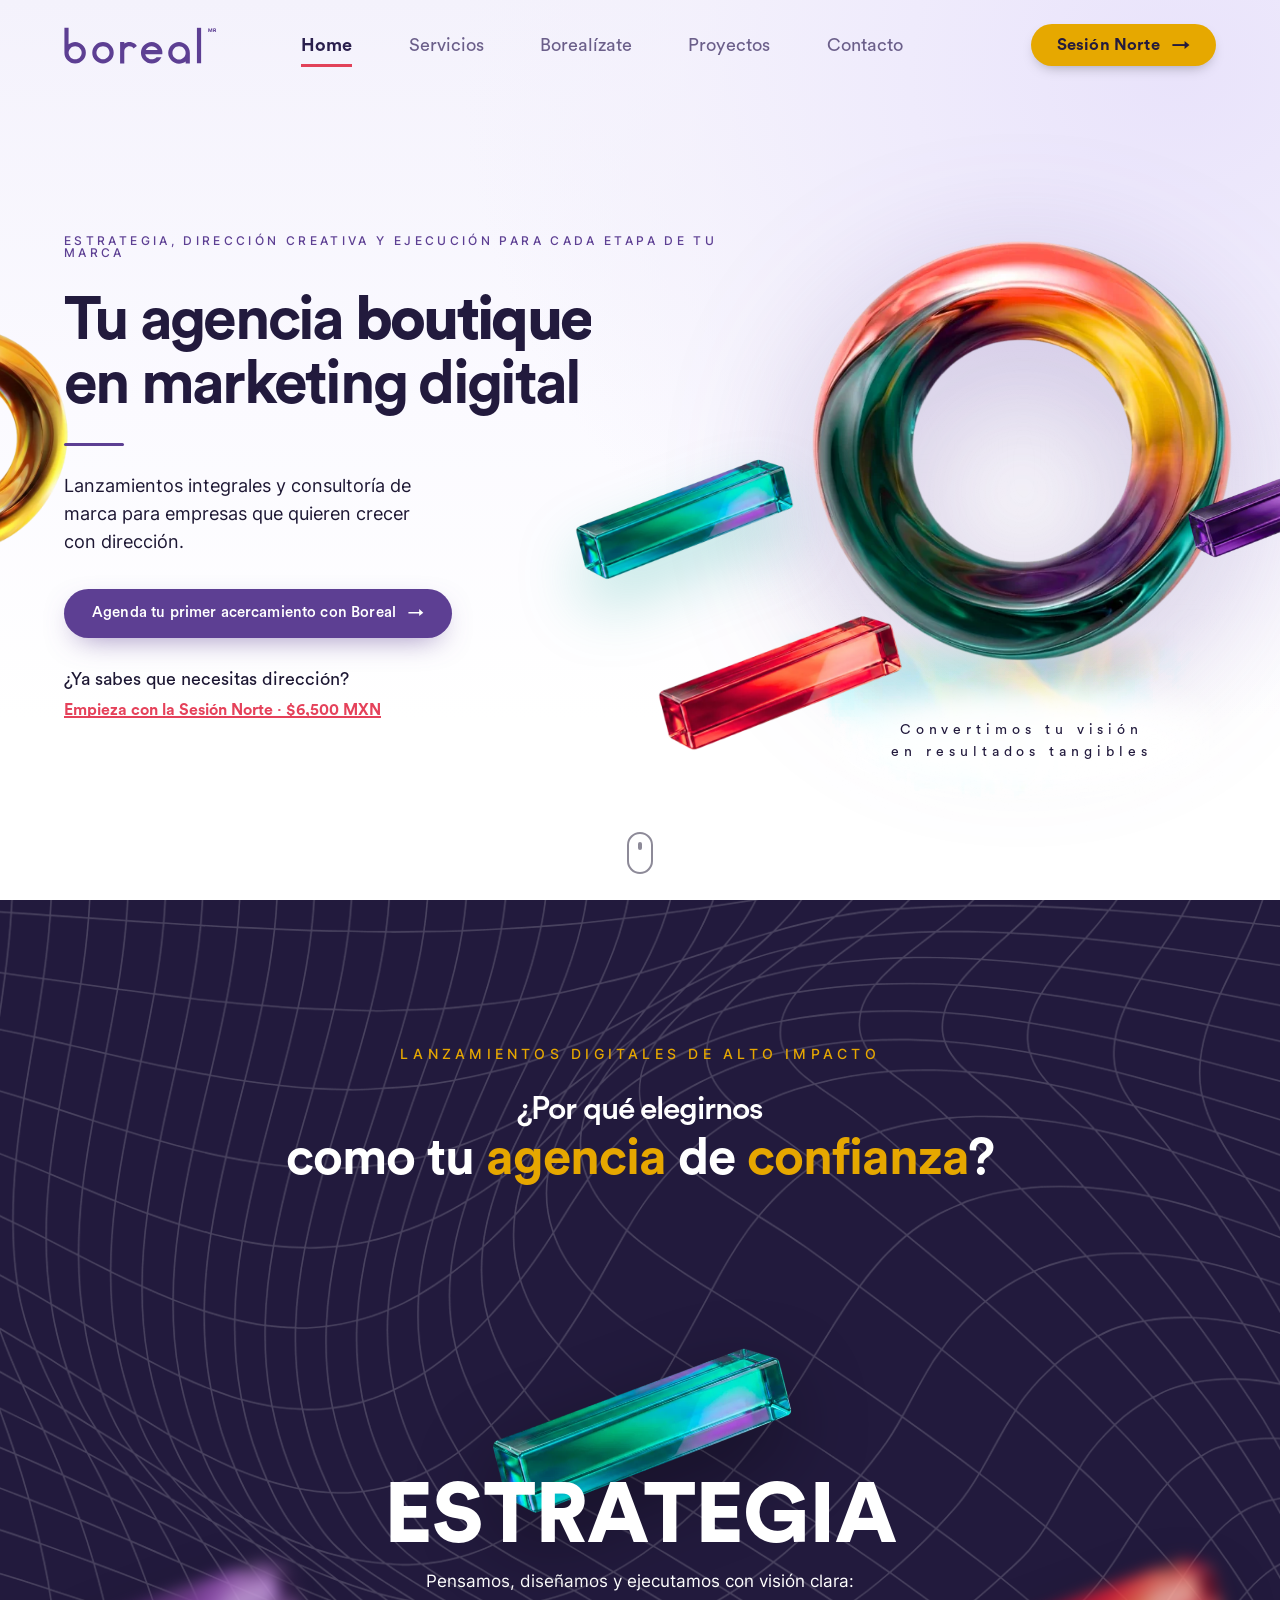
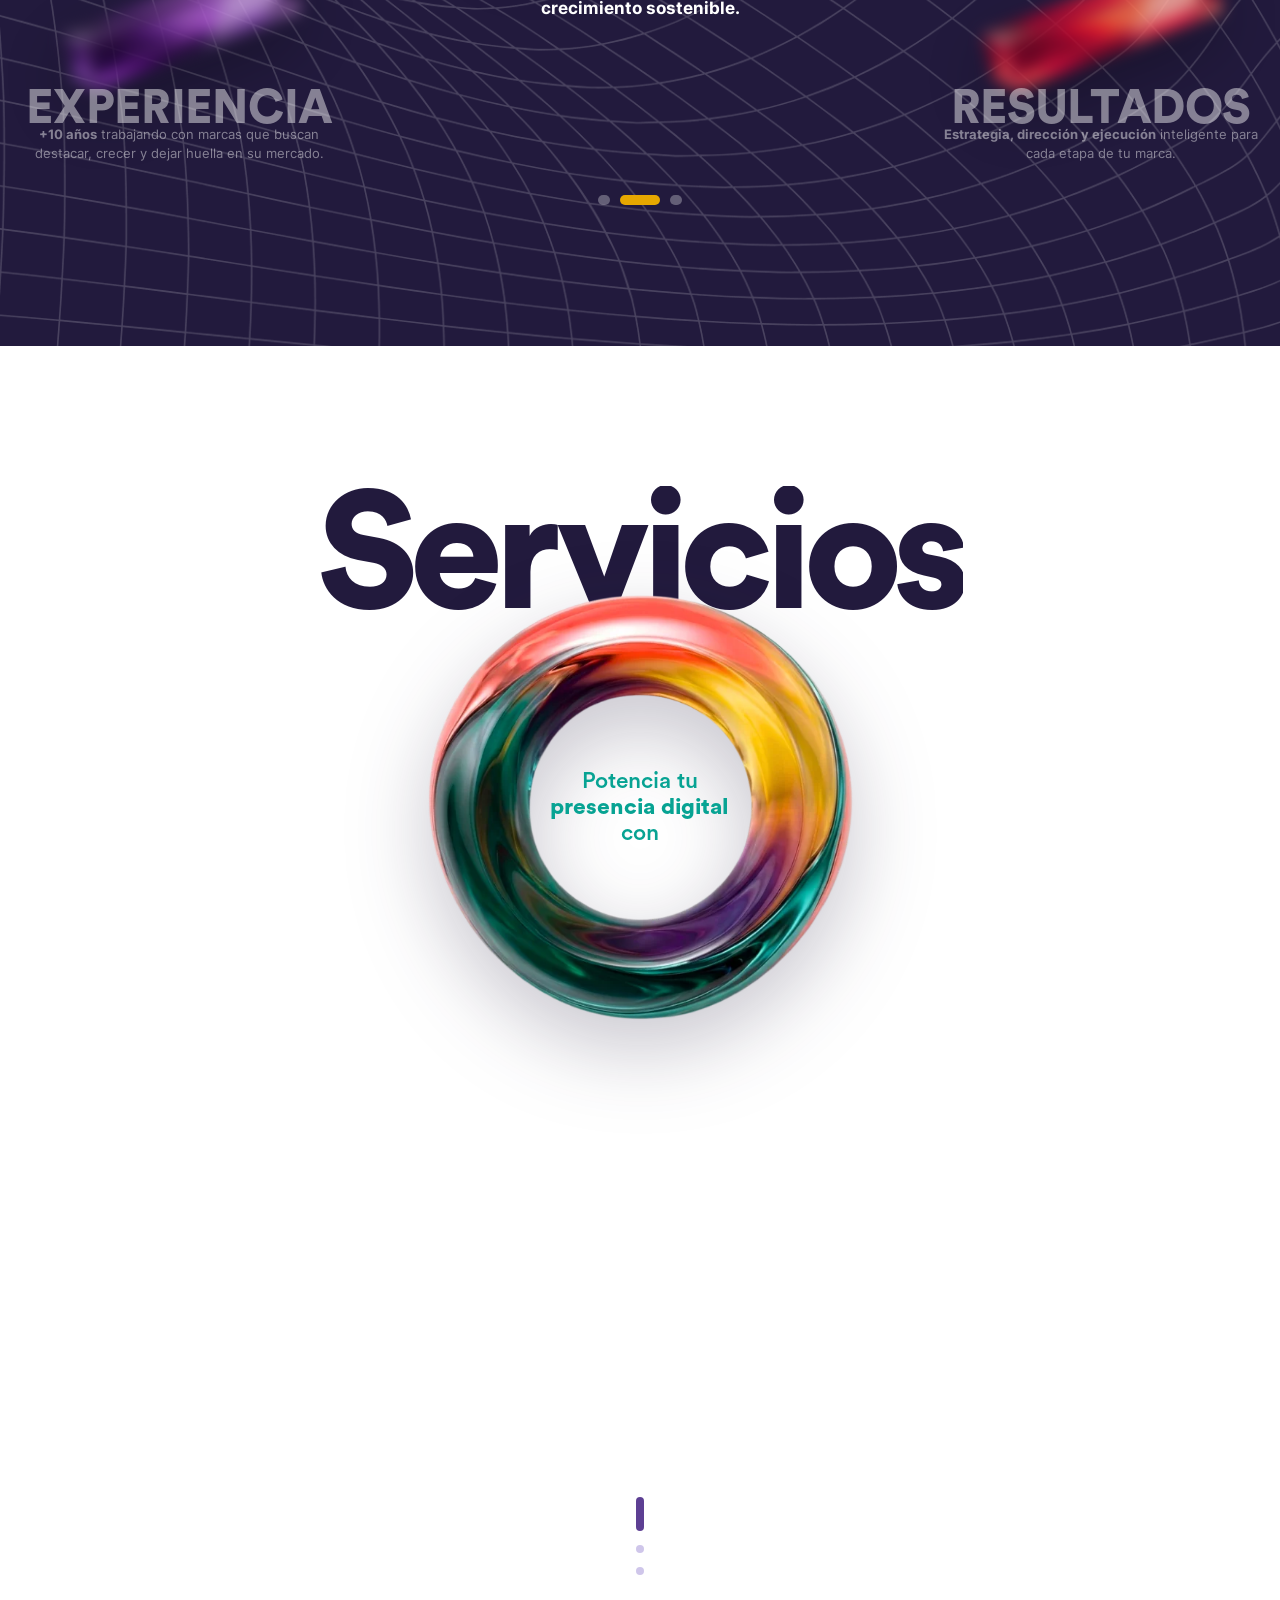
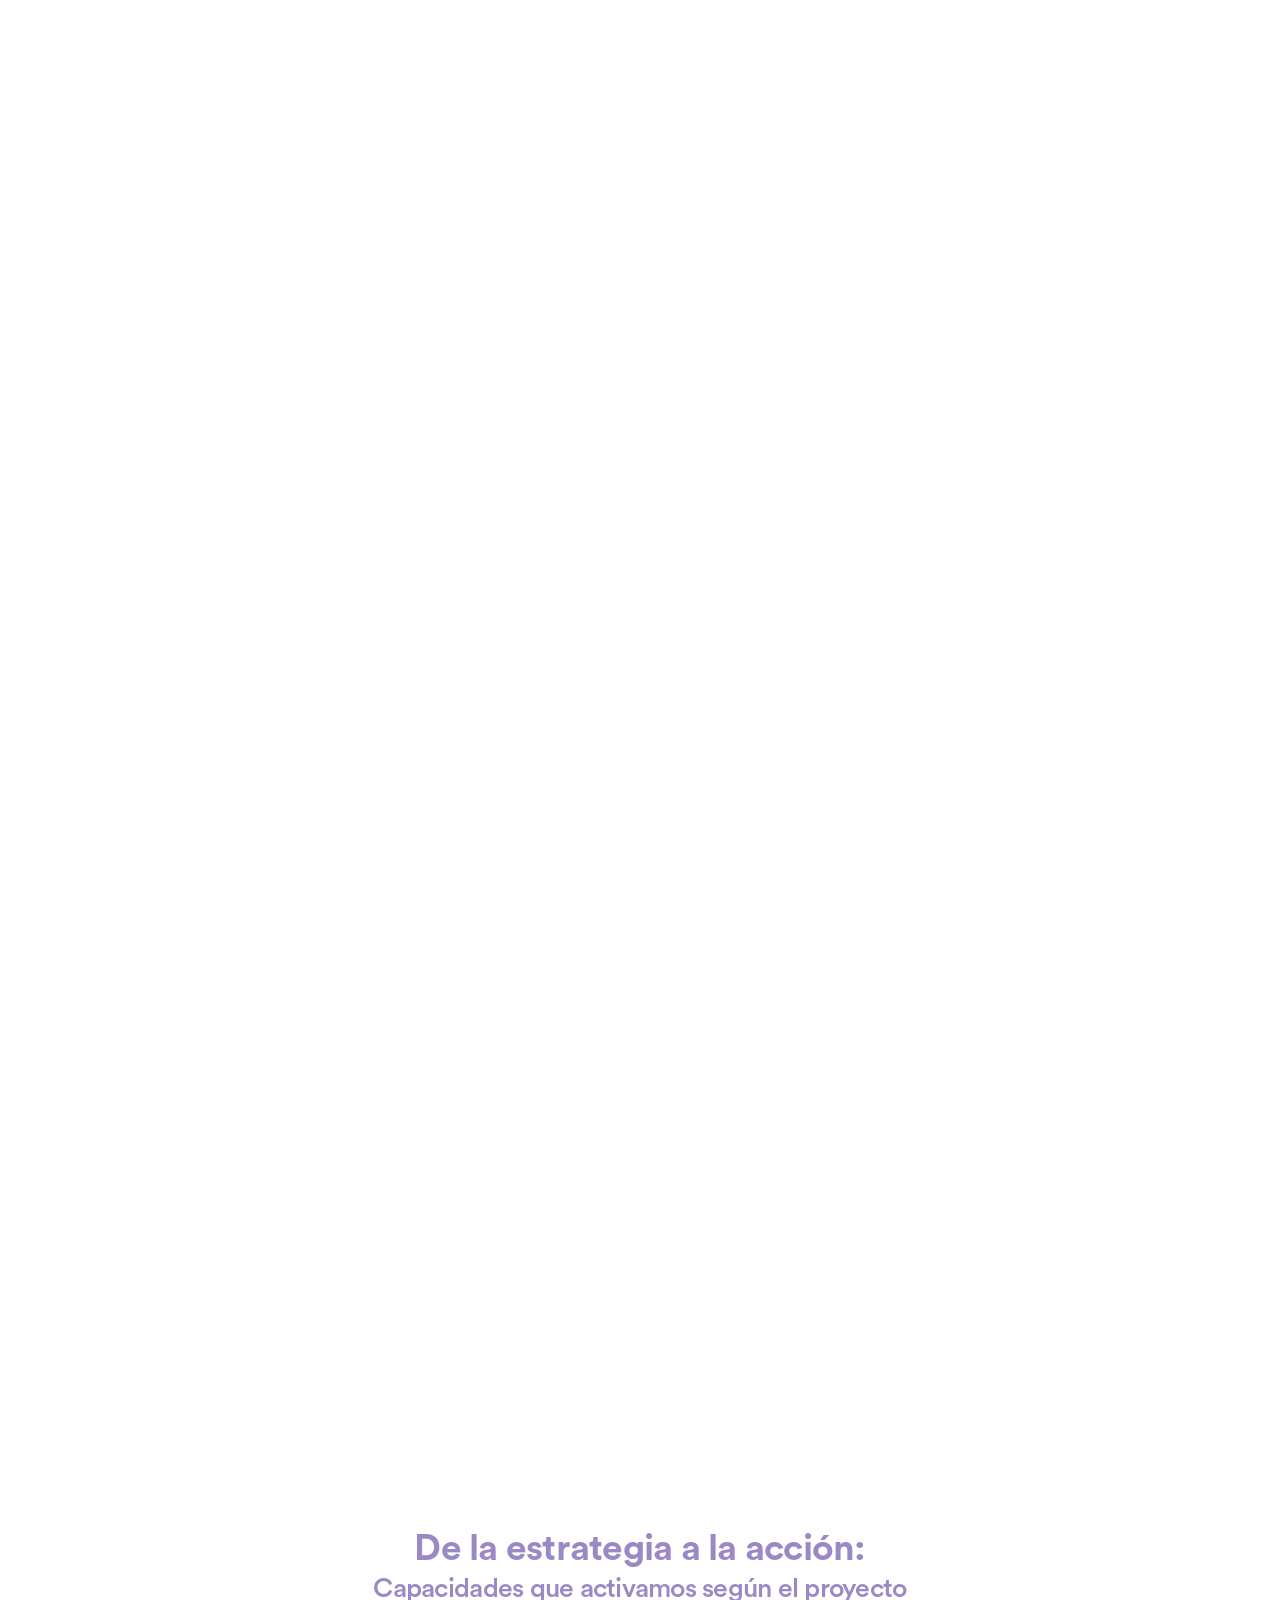
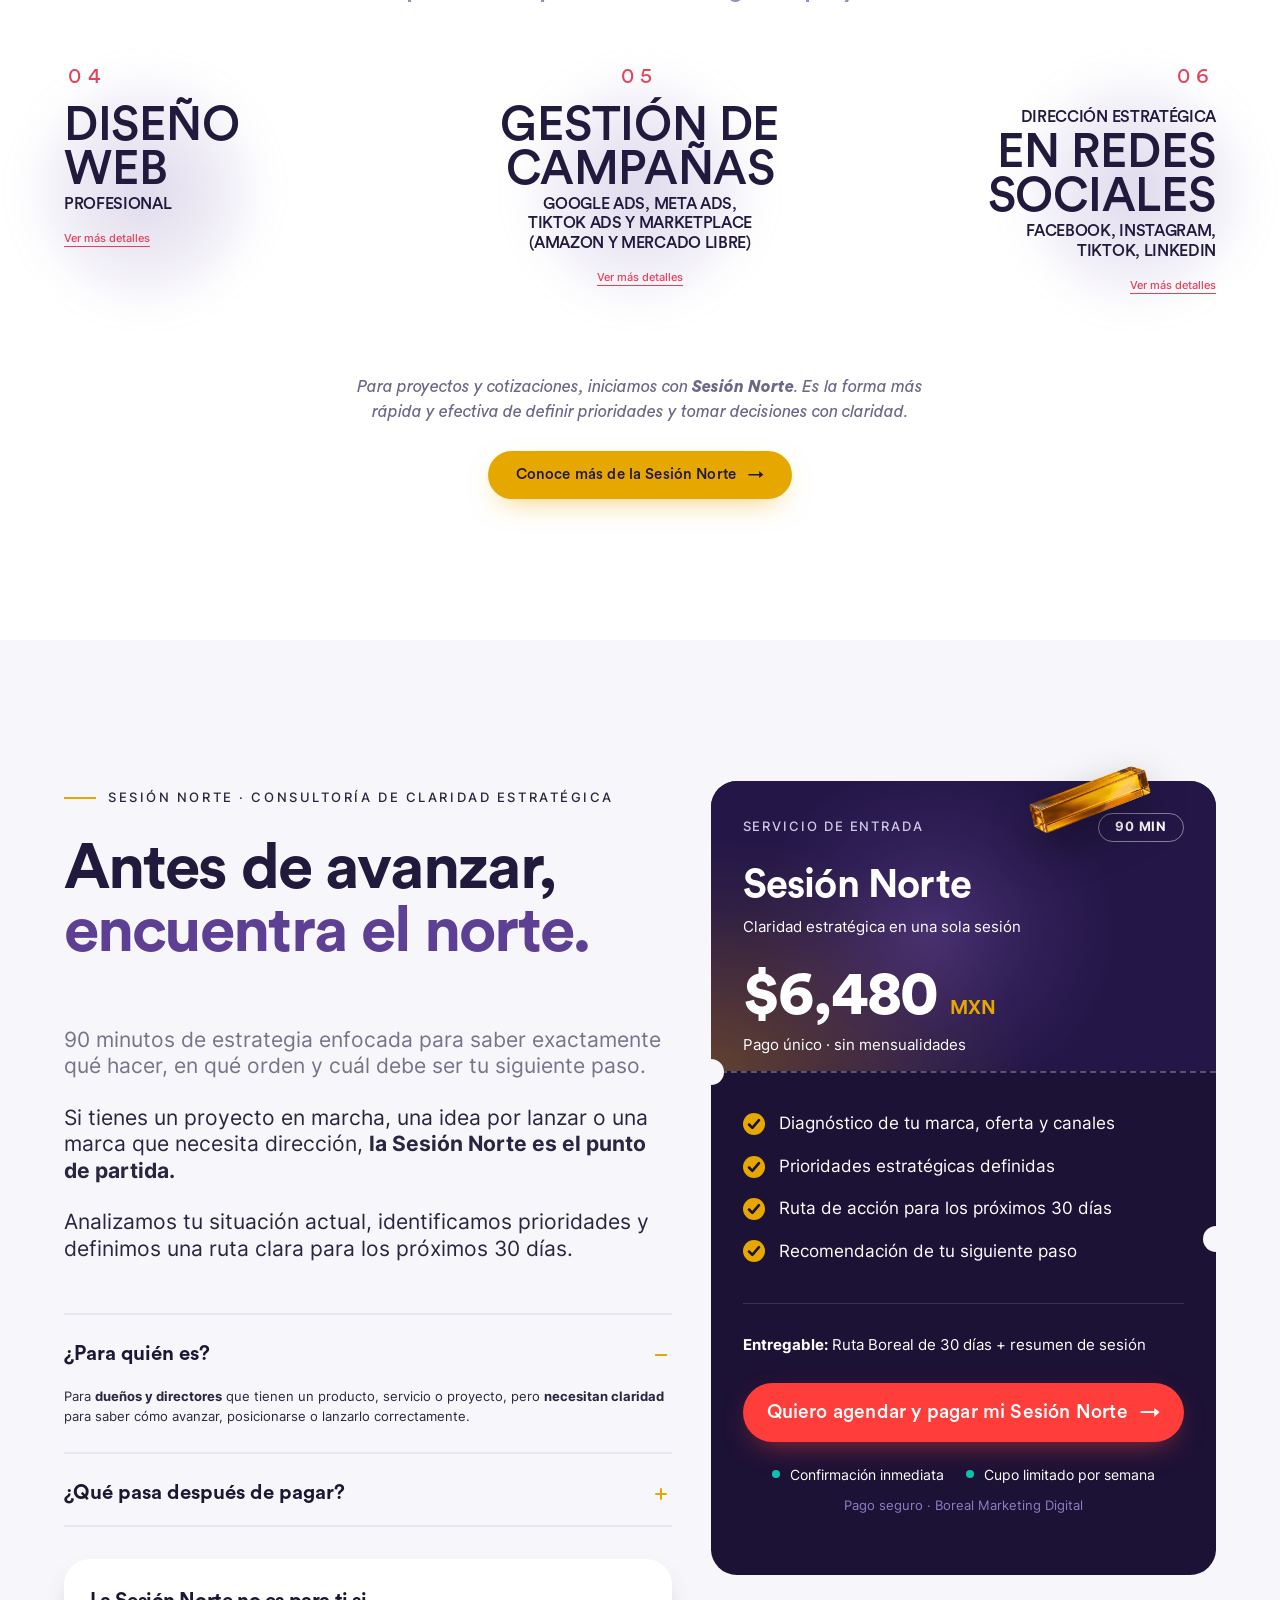
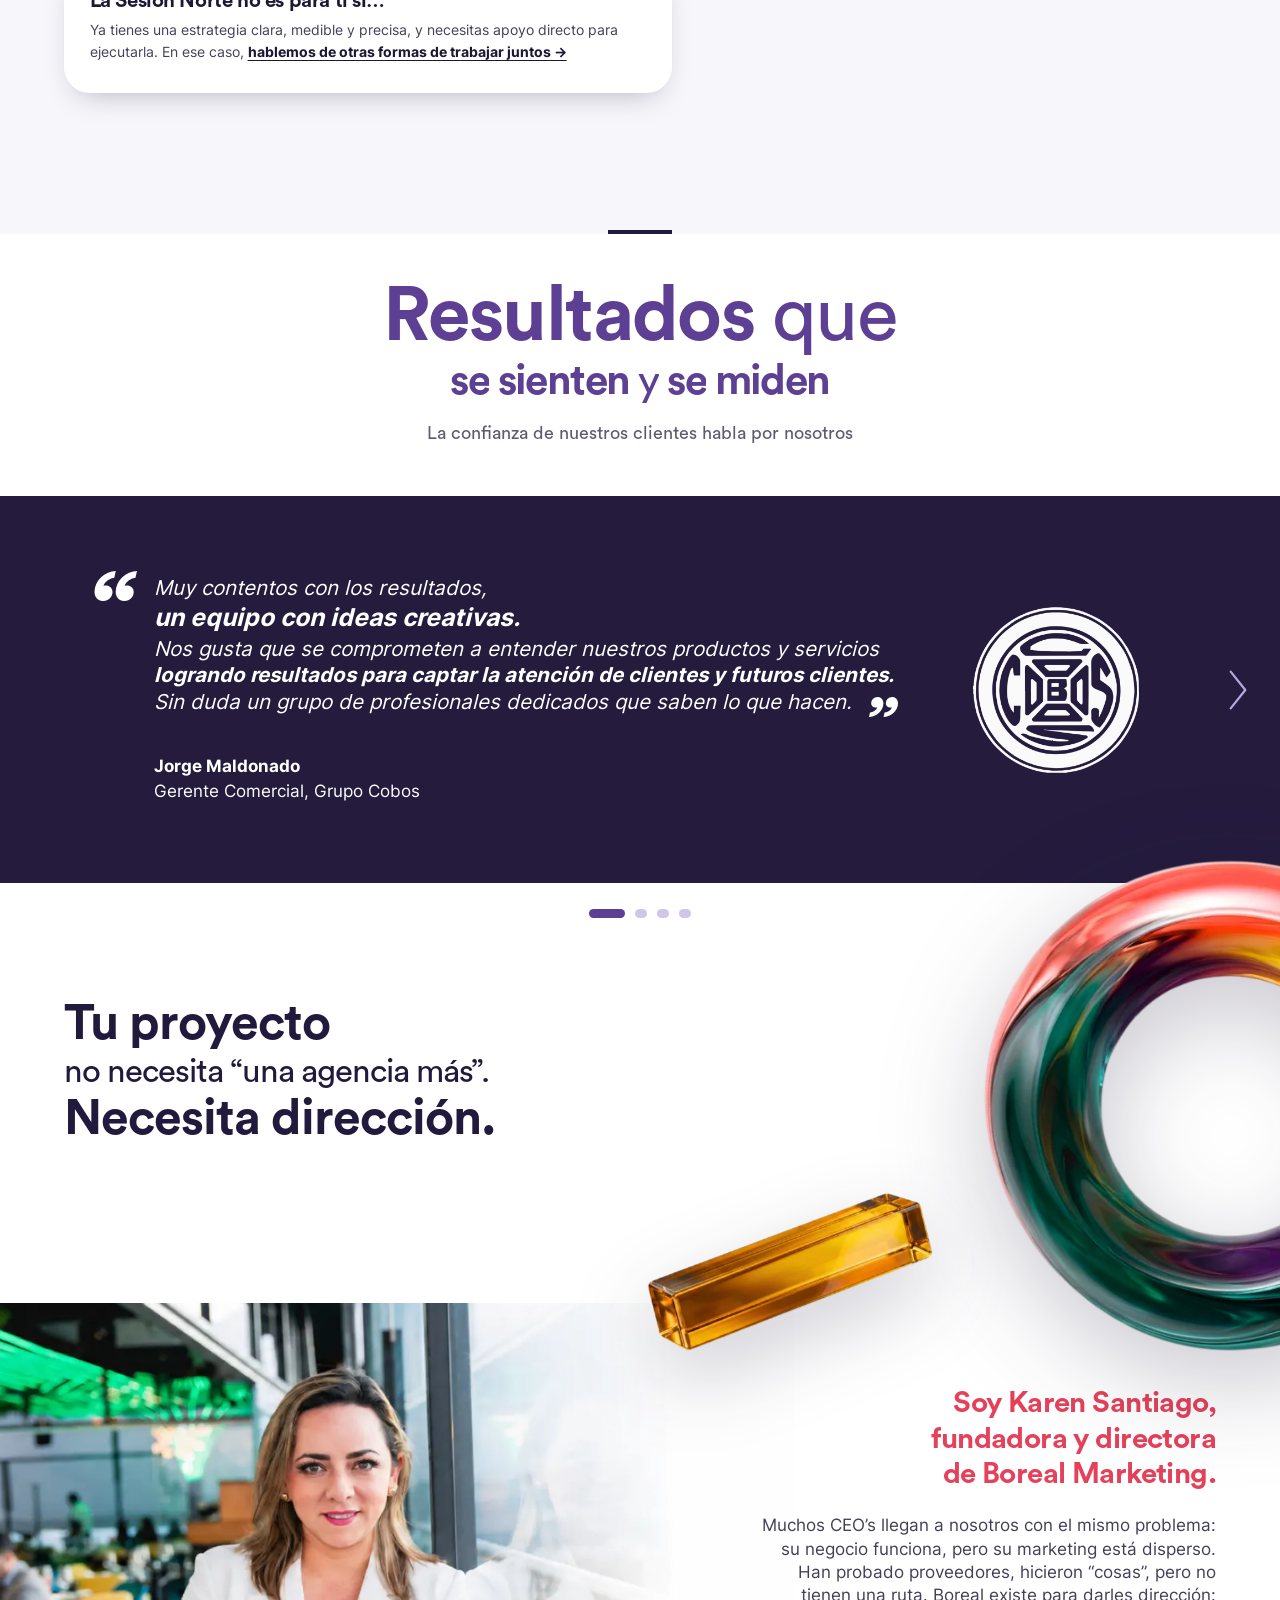
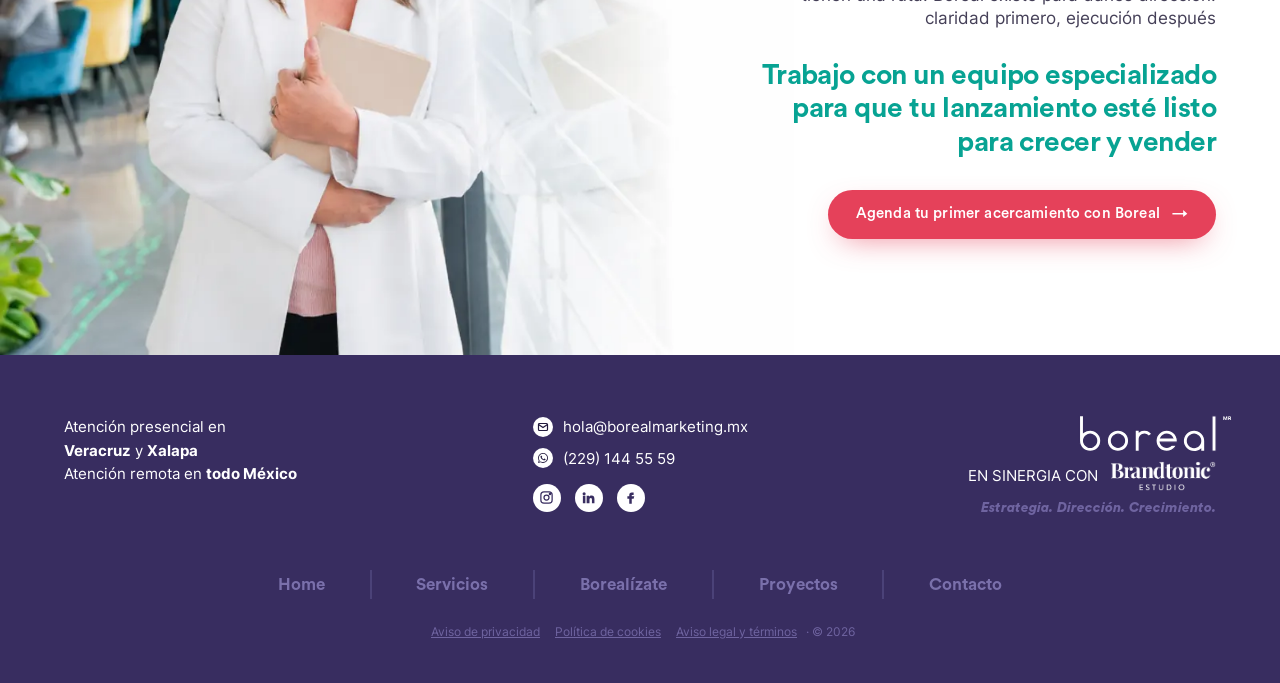
<file: index.html>
<!doctype html>
<html lang="es">
<head>
<!-- Google Tag Manager -->
<script>(function(w,d,s,l,i){w[l]=w[l]||[];w[l].push({'gtm.start':
new Date().getTime(),event:'gtm.js'});var f=d.getElementsByTagName(s)[0],
j=d.createElement(s),dl=l!='dataLayer'?'&l='+l:'';j.async=true;j.src=
'https://www.googletagmanager.com/gtm.js?id='+i+dl;f.parentNode.insertBefore(j,f);
})(window,document,'script','dataLayer','GTM-55ZZ7DF');</script>
<!-- End Google Tag Manager -->
<script>/* Pantallas de más de 1920 px: todo el sitio escala en proporción (se diseña a 1920 y se amplía) */
(function(){var r=document.documentElement;function f(){var z=Math.max(1,innerWidth/1920);r.style.zoom=z>1?z:'';r.style.setProperty('--z',z);r.classList.toggle('wide',z>1)}f();addEventListener('resize',f)})();</script>
<meta charset="utf-8">
<meta name="viewport" content="width=device-width,initial-scale=1">
<title>Boreal · Agencia boutique en marketing digital</title>
<meta name="description" content="Estrategia, dirección creativa y ejecución para cada etapa de tu marca. Lanzamientos integrales y consultoría de marca en Veracruz, Xalapa y todo México.">
<meta name="theme-color" content="#221a3d">
<link rel="icon" href="assets/fig/fullcolor.webp">
<link rel="preload" href="assets/fonts/CircularStd-Bold.otf" as="font" type="font/otf" crossorigin>
<link rel="stylesheet" href="css/styles.css?v=202610201115">
</head>
<body data-page="home">
<!-- Google Tag Manager (noscript) -->
<noscript><iframe src="https://www.googletagmanager.com/ns.html?id=GTM-55ZZ7DF"
height="0" width="0" style="display:none;visibility:hidden"></iframe></noscript>
<!-- End Google Tag Manager (noscript) -->

<main>
  <!-- HERO -->
  <section class="hero">
    <!-- Composición 3D (proporciones tomadas del PDF, en unidades del ancho del hero) -->
    <div class="hero__art" aria-hidden="true">
      <div class="hero__glow"></div>
      <div class="hf hf--rays reveal" style="--d:.6s" data-speed=".08"><img src="assets/fig/destellos.webp" alt=""></div>
      <div class="hf hf--ring reveal reveal--scale" style="--d:.15s" data-speed=".08"><div data-mouse="-25"><img class="hero__ring" src="assets/fig/aro-redondo.webp" alt=""></div></div>
      <div class="hf hf--gold" data-speed=".2"><div data-mouse="-35"><img class="float" style="--r:0deg;--dur:10s" src="assets/fig/2.webp" alt=""></div></div>
      <div class="hf hf--teal reveal reveal--left" style="--d:.35s" data-speed=".3"><div data-mouse="45"><img class="float" style="--r:6deg;--dur:8s" src="assets/fig/5.webp" alt=""></div></div>
      <div class="hf hf--red" data-speed=".45"><div data-mouse="60"><img class="float" style="--r:52deg;--dur:11s" src="assets/fig/7.webp" alt=""></div></div>
      <div class="hf hf--purple" data-speed=".35"><div data-mouse="50"><img class="float" style="--r:18deg;--dur:9s" src="assets/fig/8.webp" alt=""></div></div>
      <p class="hero__tag reveal" style="--d:.9s">Convertimos tu visión<br>en resultados tangibles</p>
    </div>

    <div class="container hero__grid">
      <div class="hero__copy">
        <p class="eyebrow reveal">Estrategia, dirección creativa y ejecución para cada etapa de tu marca</p>
        <h1 class="split">Tu agencia <b>boutique</b><br class="br-d"> en marketing digital</h1>
        <div class="hero__rule reveal" style="--d:.5s"></div>
        <p class="hero__lead reveal" style="--d:.6s">Lanzamientos integrales y consultoría de marca para empresas que quieren crecer con dirección.</p>
        <a href="contacto" class="btn reveal" style="--d:.7s">Agenda tu primer acercamiento con Boreal <span class="arr">→</span></a>
        <div class="hero__alt reveal" style="--d:.8s">
          <p>¿Ya sabes que necesitas dirección?</p>
          <a href="sesion-norte">Empieza con la Sesión Norte · $6,500 MXN</a>
        </div>
      </div>
    </div>
    <div class="scroll-cue" aria-hidden="true"></div>
  </section>

  <!-- POR QUÉ -->
  <section class="section dark mesh pillars">
    <div class="container">
      <p class="eyebrow reveal" style="justify-content:center">Lanzamientos digitales de alto impacto</p>
      <h2 class="reveal" style="--d:.1s"><small>¿Por qué elegirnos</small>como tu <span class="c-gold">agencia</span> de <span class="c-gold">confianza</span>?</h2>
    </div>
    <!-- Carrusel: el activo va al centro (grande, arriba, prisma nítido); los inactivos a los lados (abajo, pequeños, translúcidos, prisma desenfocado) -->
    <div data-slider data-start="1" class="reveal" style="--d:.2s">
      <div class="pillars__stage">
        <div class="pillar"><div class="pillar__fig"><img class="float" style="--r:0deg;--dur:10s" src="assets/fig/8.webp" alt=""></div><h3>Experiencia</h3><p><b>+<span data-count="10">0</span> años</b> trabajando con marcas que buscan destacar, crecer y dejar huella en su mercado.</p></div>
        <div class="pillar"><div class="pillar__fig"><img class="float" style="--r:0deg;--dur:9s" src="assets/fig/5.webp" alt=""></div><h3>Estrategia</h3><p>Pensamos, diseñamos y ejecutamos con visión clara: <b>crecimiento sostenible.</b></p></div>
        <div class="pillar"><div class="pillar__fig"><img class="float" style="--r:0deg;--dur:11s" src="assets/fig/7.webp" alt=""></div><h3>Resultados</h3><p><b>Estrategia, dirección y ejecución</b> inteligente para cada etapa de tu marca.</p></div>
      </div>
      <div class="dots"></div>
    </div>
  </section>

  <!-- SERVICIOS -->
  <section class="section svc-section" id="servicios">
    <div class="container">
      <div class="svc-intro">
        <h2 class="split">Servicios</h2>
        <div class="svc-intro__row">
          <p class="reveal reveal--left">Potencia<br class="br-d"> tu<br class="br-m"> <b>presencia<br class="br-d"> digital</b> con</p>
          <div class="svc-intro__ring reveal reveal--scale" data-mouse="20"><img src="assets/fig/aro-redondo.webp" alt=""><p class="svc-intro__in" aria-hidden="true">Potencia tu <b>presencia digital</b> con</p></div>
        </div>
      </div>

    </div>

    <!-- Servicios principales: slider guiado por el scroll (la sección se queda fija y cada servicio aparece en su turno) -->
    <div class="svc-scroll" data-steps="3">
      <div class="svc-sticky">
        <p class="svc-sticky__title" aria-hidden="true">Servicios</p>
        <div class="container svc-stage">
          <article class="svc-item svc-item--1 svc-item--r">
            <span class="svc__n">01</span>
            <h3 class="svc__t"><span class="sm">Consultoría</span><br>de claridad<br>estratégica<small>De marca y posicionamiento</small></h3>
            <p class="svc__sub">• <b>Sesión Norte</b> (90 min)<br>• <b>Blueprint Boreal</b> (2 a 3 semanas)</p>
            <a class="link" href="servicios#consultoria">Ver más detalles</a>
          </article>
          <article class="svc-item svc-item--2">
            <span class="svc__n">02</span>
            <h3 class="svc__t"><span class="sm">Lanzamiento</span><br>integral<small>De marca y producto</small></h3>
            <a class="link" href="servicios#lanzamiento">Ver más detalles</a>
          </article>
          <article class="svc-item svc-item--3 svc-item--r">
            <span class="svc__n">03</span>
            <h3 class="svc__t">Mentorías<br><span class="sm">personalizadas</span><small>(1:1 y grupales)</small></h3>
            <a class="link" href="servicios#mentorias">Ver más detalles</a>
          </article>
          <div class="svc-prism" aria-hidden="true"><img class="float" style="--r:0deg;--dur:9s" src="assets/fig/6.webp" alt=""></div>
          <nav class="svc-dots" aria-label="Servicios"></nav>
        </div>
      </div>
    </div>

    <div class="container">
      <div class="caps">
        <h3 class="reveal">De la estrategia a la acción:<small>Capacidades que activamos según el proyecto</small></h3>
        <div class="caps__grid">
          <a href="servicios#accion" class="cap cap--l reveal" style="--d:0s"><span class="svc__n">04</span><h4><span class="xl">Diseño <br class="br-d">web</span><span class="sub">Profesional</span></h4><span class="link">Ver más detalles</span></a>
          <a href="servicios#accion" class="cap cap--c reveal" style="--d:.12s"><span class="svc__n">05</span><h4><span class="xl">Gestión de <br class="br-d">campañas</span><span class="sub">Google Ads, Meta Ads, <br class="br-d">TikTok Ads y Marketplace <br class="br-d">(Amazon y Mercado Libre)</span></h4><span class="link">Ver más detalles</span></a>
          <a href="servicios#accion" class="cap cap--r reveal" style="--d:.24s"><span class="svc__n">06</span><h4><span class="sub">Dirección estratégica</span><span class="xl">En redes <br class="br-d">sociales</span><span class="sub">Facebook, Instagram, <br class="br-d">TikTok, LinkedIn</span></h4><span class="link">Ver más detalles</span></a>
        </div>
        <p class="note reveal">Para proyectos y cotizaciones, iniciamos con <b>Sesión Norte</b>. Es la forma más rápida y efectiva de definir prioridades y tomar decisiones con claridad.</p>
        <a href="sesion-norte" class="btn btn--gold reveal">Conoce más de la Sesión Norte <span class="arr">→</span></a>
      </div>
    </div>
  </section>

  <!-- SESIÓN NORTE -->
  <section class="section lav" id="norte">
    <div class="container norte">
      <div class="norte__txt">
        <p class="eyebrow reveal">Sesión Norte · Consultoría de claridad estratégica</p>
        <h2 class="split">Antes de avanzar,<span>encuentra el norte.</span></h2>
        <p class="reveal lead-gray">90 minutos de estrategia enfocada para saber exactamente qué hacer, en qué orden y cuál debe ser tu siguiente paso.</p>
        <p class="reveal">Si tienes un proyecto en marcha, una idea por lanzar o una marca que necesita dirección, <b>la Sesión Norte es el punto de partida.</b></p>
        <p class="reveal">Analizamos tu situación actual, identificamos prioridades y definimos una ruta clara para los próximos 30 días.</p>
        <div class="acc reveal" data-single>
          <div class="acc__item open"><button class="acc__q" aria-expanded="true">¿Para quién es?<span class="acc__icon"></span></button>
            <div class="acc__a"><div><p>Para <b>dueños y directores</b> que tienen un producto, servicio o proyecto, pero <b>necesitan claridad</b> para saber cómo avanzar, posicionarse o lanzarlo correctamente.</p></div></div></div>
          <div class="acc__item"><button class="acc__q" aria-expanded="false">¿Qué pasa después de pagar?<span class="acc__icon"></span></button>
            <div class="acc__a"><div><p>Recibes confirmación inmediata y eliges día y horario en nuestro calendario. Al terminar la sesión recibes tu <b>Ruta Boreal de 30 días</b> y el resumen de sesión.</p></div></div></div>
        </div>
        <div class="notfor reveal">
          <h4>La Sesión Norte no es para ti si…</h4>
          <p>Ya tienes una estrategia clara, medible y precisa, y necesitas apoyo directo para ejecutarla. En ese caso, <a href="contacto">hablemos de otras formas de trabajar juntos →</a></p>
        </div>
      </div>

      <div class="norte__card reveal reveal--right"><div class="price-card" data-tilt>
        <img class="price-card__bar" src="assets/fig/6.webp" alt="">
        <div class="price-card__top">
          <div class="kicker">Servicio de entrada <b>90 MIN</b></div>
          <h3>Sesión Norte</h3>
          <p class="sub">Claridad estratégica en una sola sesión</p>
          <div class="price">$<span data-count="6500">0</span><small>MXN</small></div>
          <p class="once">Pago único · sin mensualidades</p>
        </div>
        <div class="price-card__body">
          <ul class="checks">
            <li>Diagnóstico de tu marca, oferta y canales</li>
            <li>Prioridades estratégicas definidas</li>
            <li>Ruta de acción para los próximos 30 días</li>
            <li>Recomendación de tu siguiente paso</li>
          </ul>
          <p class="deliv"><b>Entregable:</b> Ruta Boreal de 30 días + resumen de sesión</p>
          <a href="sesion-norte" class="btn btn--coral">Quiero agendar y pagar mi Sesión Norte <span class="arr">→</span></a>
          <div class="trust"><span>Confirmación inmediata</span><span>Cupo limitado por semana</span><small>Pago seguro · Boreal Marketing Digital</small></div>
        </div>
      </div></div>
    </div>
  </section>

  <!-- RESULTADOS -->
  <section class="section results" id="resultados" style="padding-bottom:0">
    <div class="container">
      <h2 class="split">Resultados <span>que</span><small>se sienten <span>y</span> se miden</small></h2>
      <p class="sub reveal">La confianza de nuestros clientes habla por nosotros</p>
    </div>
    <!-- Slider de testimonios: franja sólida, flechas según posición y dots abajo -->
    <div class="quote-slider reveal" data-tslider>
      <div class="quote">
        <div class="container quote__wrap">
          <button class="quote__arrow quote__arrow--prev" aria-label="Testimonio anterior"><svg viewBox="0 0 24 48" fill="none" stroke="currentColor" stroke-width="2.4" stroke-linecap="round" stroke-linejoin="round"><path d="M20 4 4 24l16 20"/></svg></button>
          <div class="quote__viewport">
            <div class="quote__track">
            <article class="quote__slide">
              <div>
                <blockquote>Muy contentos con los resultados, <span class="big">un equipo con ideas creativas.</span>Nos gusta que se comprometen a entender nuestros productos y servicios <strong>logrando resultados para captar la atención de clientes y futuros clientes.</strong> Sin duda un grupo de profesionales dedicados que saben lo que hacen.<span class="q-close">”</span></blockquote>
                <cite><b>Jorge Maldonado</b>Gerente Comercial, Grupo Cobos</cite>
              </div>
              <span class="quote__logo quote__logo--mask" role="img" aria-label="Grupo Cobos" style="-webkit-mask-image:url(assets/testimonios/logo-cobos.webp);mask-image:url(assets/testimonios/logo-cobos.webp);--ar:1/1;--lw:clamp(120px,calc(13 * var(--vw)),190px)"></span>
            </article>
            <article class="quote__slide">
              <div>
                <blockquote>He trabajado con Boreal por más de 4 años por lo que es una agencia que puedo recomendar ampliamente. En mi caso, <strong>su trabajo se sustenta en bases estratégicas que guían la ejecución de comunicación</strong>, no sólo se trata de manejo de redes "bonitas" sino efectivas que conectan con clientes potenciales. Karen como líder junto con su equipo han logrado destacar como agencia estratégica de marketing en Veracruz.<span class="q-close">”</span></blockquote>
                <cite><b>Paola Delgado</b>Co-Directora, Raffaello &amp; Laura</cite>
              </div>
              <span class="quote__logo quote__logo--mask" role="img" aria-label="Raffaello & Laura Trattoria" style="-webkit-mask-image:url(assets/testimonios/logo-raffaello.webp);mask-image:url(assets/testimonios/logo-raffaello.webp);--ar:840/451;--lw:clamp(150px,calc(15 * var(--vw)),220px)"></span>
            </article>
            <article class="quote__slide">
              <div>
                <blockquote>Muy profesionales, me armaron toda identidad de mi empresa desde el diseño de la marca hasta la creación de la página web. <strong>Cumplieron con todo lo prometido y fueron muy pacientes con mis tiempos</strong> de entrega. ¡Muchas gracias Boreal!<span class="q-close">”</span></blockquote>
                <cite><b>Dionisio Cos Malpica</b>Director, Dagsa Logistics</cite>
              </div>
              <span class="quote__logo quote__logo--mask" role="img" aria-label="Dagsa Logistics" style="-webkit-mask-image:url(assets/testimonios/logo-dagsa.webp);mask-image:url(assets/testimonios/logo-dagsa.webp);--ar:976/396;--lw:clamp(160px,calc(16 * var(--vw)),230px)"></span>
            </article>
            <article class="quote__slide">
              <div>
                <blockquote>Llevo trabajando con Boreal más de 10 años, y ha <strong>cumplido con todas mis expectativas, es una empresa comprometida y muy actualizada, va a la vanguardia</strong>; trabajar con ellos me deja siempre una muy buena experiencia y no dudo en recomendarla ampliamente, pone atención a tus peticiones y siempre está siendo proactiva en proponerte nuevas ideas.<span class="q-close">”</span></blockquote>
                <cite><b>Dra. Maribel Cobela</b>Directora, Stetic Dental Clinic Playa</cite>
              </div>
              <span class="quote__logo quote__logo--mask" role="img" aria-label="Stetic Dental Clinic" style="-webkit-mask-image:url(assets/testimonios/logo-stetic.webp);mask-image:url(assets/testimonios/logo-stetic.webp);--ar:1051/568;--lw:clamp(150px,calc(15 * var(--vw)),220px)"></span>
            </article>
            </div>
          </div>
          <button class="quote__arrow quote__arrow--next" aria-label="Siguiente testimonio"><svg viewBox="0 0 24 48" fill="none" stroke="currentColor" stroke-width="2.4" stroke-linecap="round" stroke-linejoin="round"><path d="M4 4l16 20L4 44"/></svg></button>
        </div>
      </div>
      <div class="dots light-dots quote__dots"></div>
    </div>
  </section>

  <!-- FUNDADORA -->
  <section class="section founder">
    <!-- Aro fijo (sin parallax), girando; su parte superior monta sobre la franja morada del testimonio -->
    <div class="founder__ring" aria-hidden="true"><img class="spin-slow" src="assets/fig/aro-redondo.webp" alt=""></div>
    <div class="container founder__head">
      <h2 class="split">Tu proyecto <span>no necesita “una agencia más”.</span> Necesita dirección.</h2>
    </div>
    <div class="founder__stage">
      <div class="founder__photo reveal"><img src="assets/img/karen-home.webp" alt="Karen Santiago, fundadora y directora de Boreal Marketing"></div>
      <div class="fig founder__prism" data-speed=".12"><img class="float" style="--r:-10deg" src="assets/fig/6.webp" alt=""></div>
      <div class="container founder__content">
        <div class="founder__txt">
          <h3 class="reveal">Soy Karen Santiago,<br>fundadora y directora<br>de Boreal Marketing.</h3>
          <p class="reveal">Muchos CEO’s llegan a nosotros con el mismo problema: su negocio funciona, pero su marketing está disperso. Han probado proveedores, hicieron “cosas”, pero no tienen una ruta. Boreal existe para darles dirección: claridad primero, ejecución después</p>
          <h4 class="reveal">Trabajo con un equipo especializado para que tu lanzamiento esté listo para crecer y vender</h4>
          <a href="contacto" class="btn btn--coral reveal">Agenda tu primer acercamiento con Boreal <span class="arr">→</span></a>
        </div>
      </div>
    </div>
  </section>
</main>

<script src="js/main.js?v=202610201115"></script>
</body>
</html>
</file>
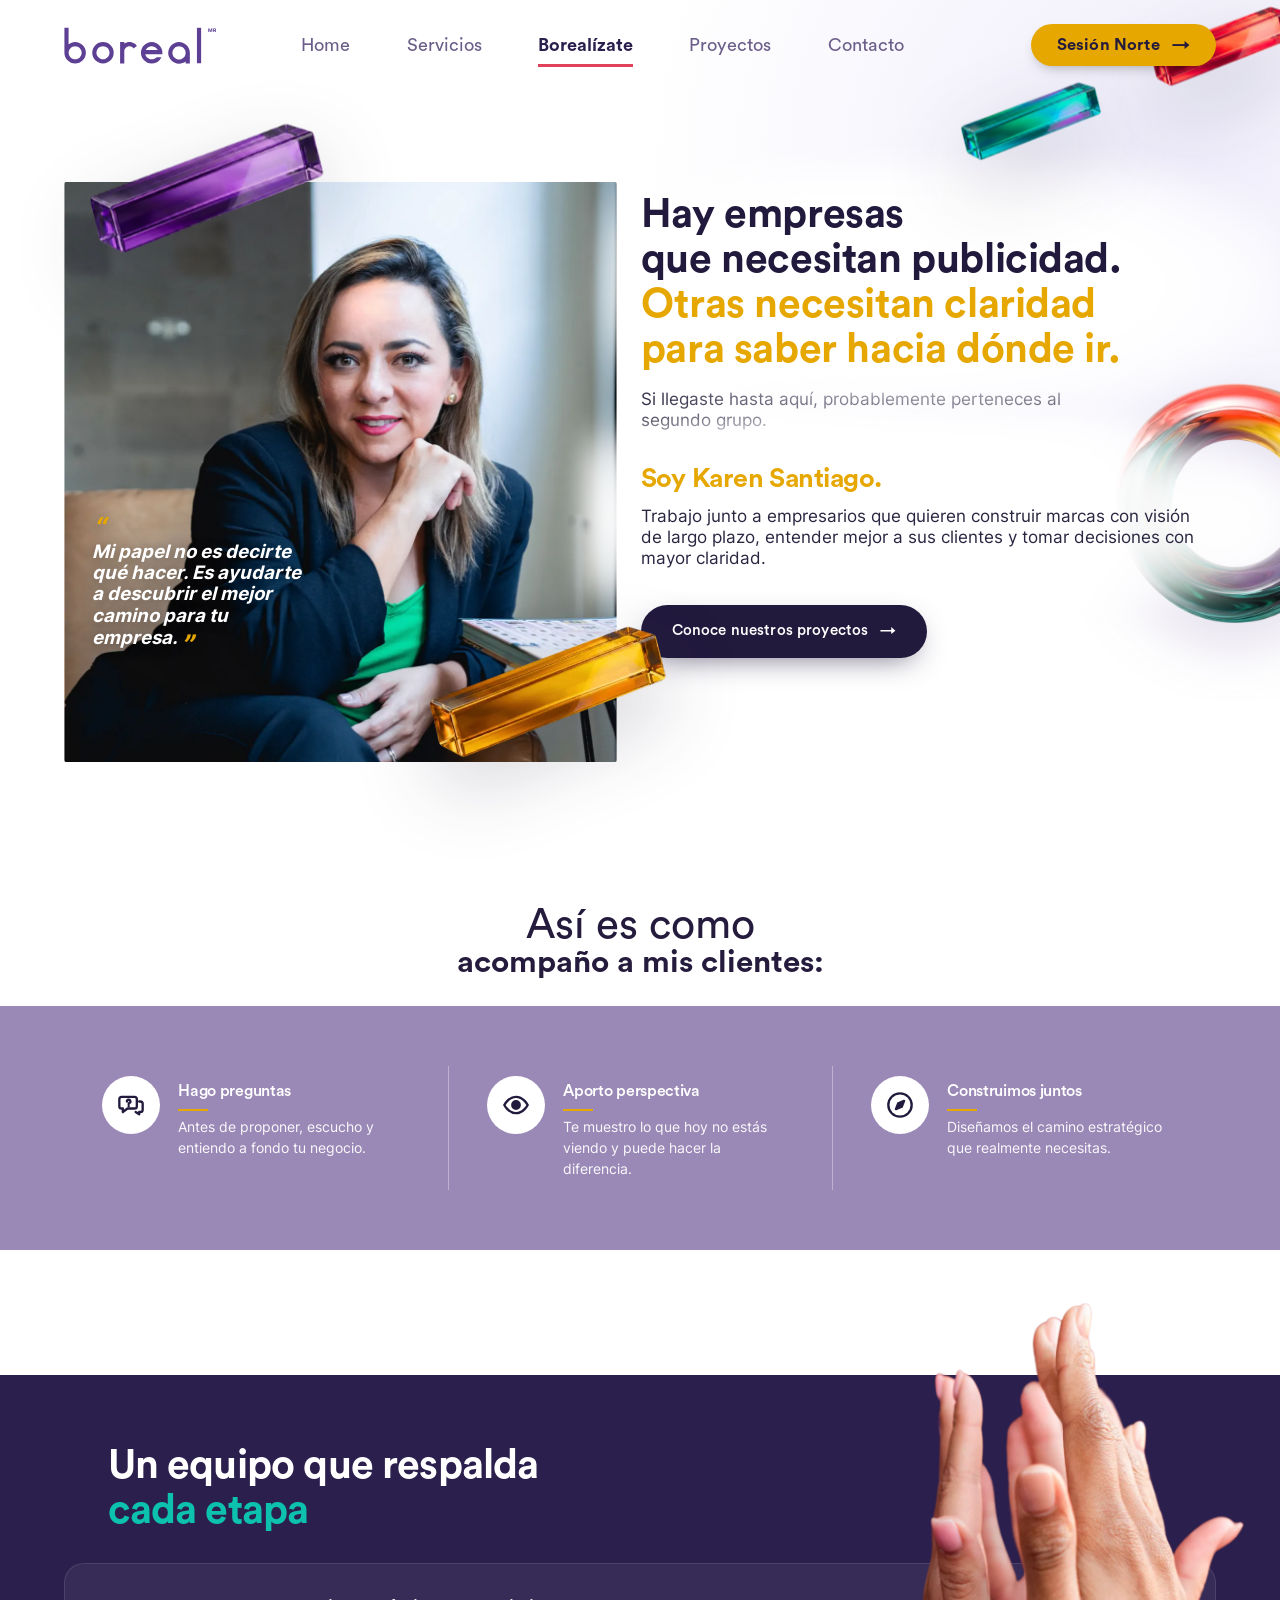
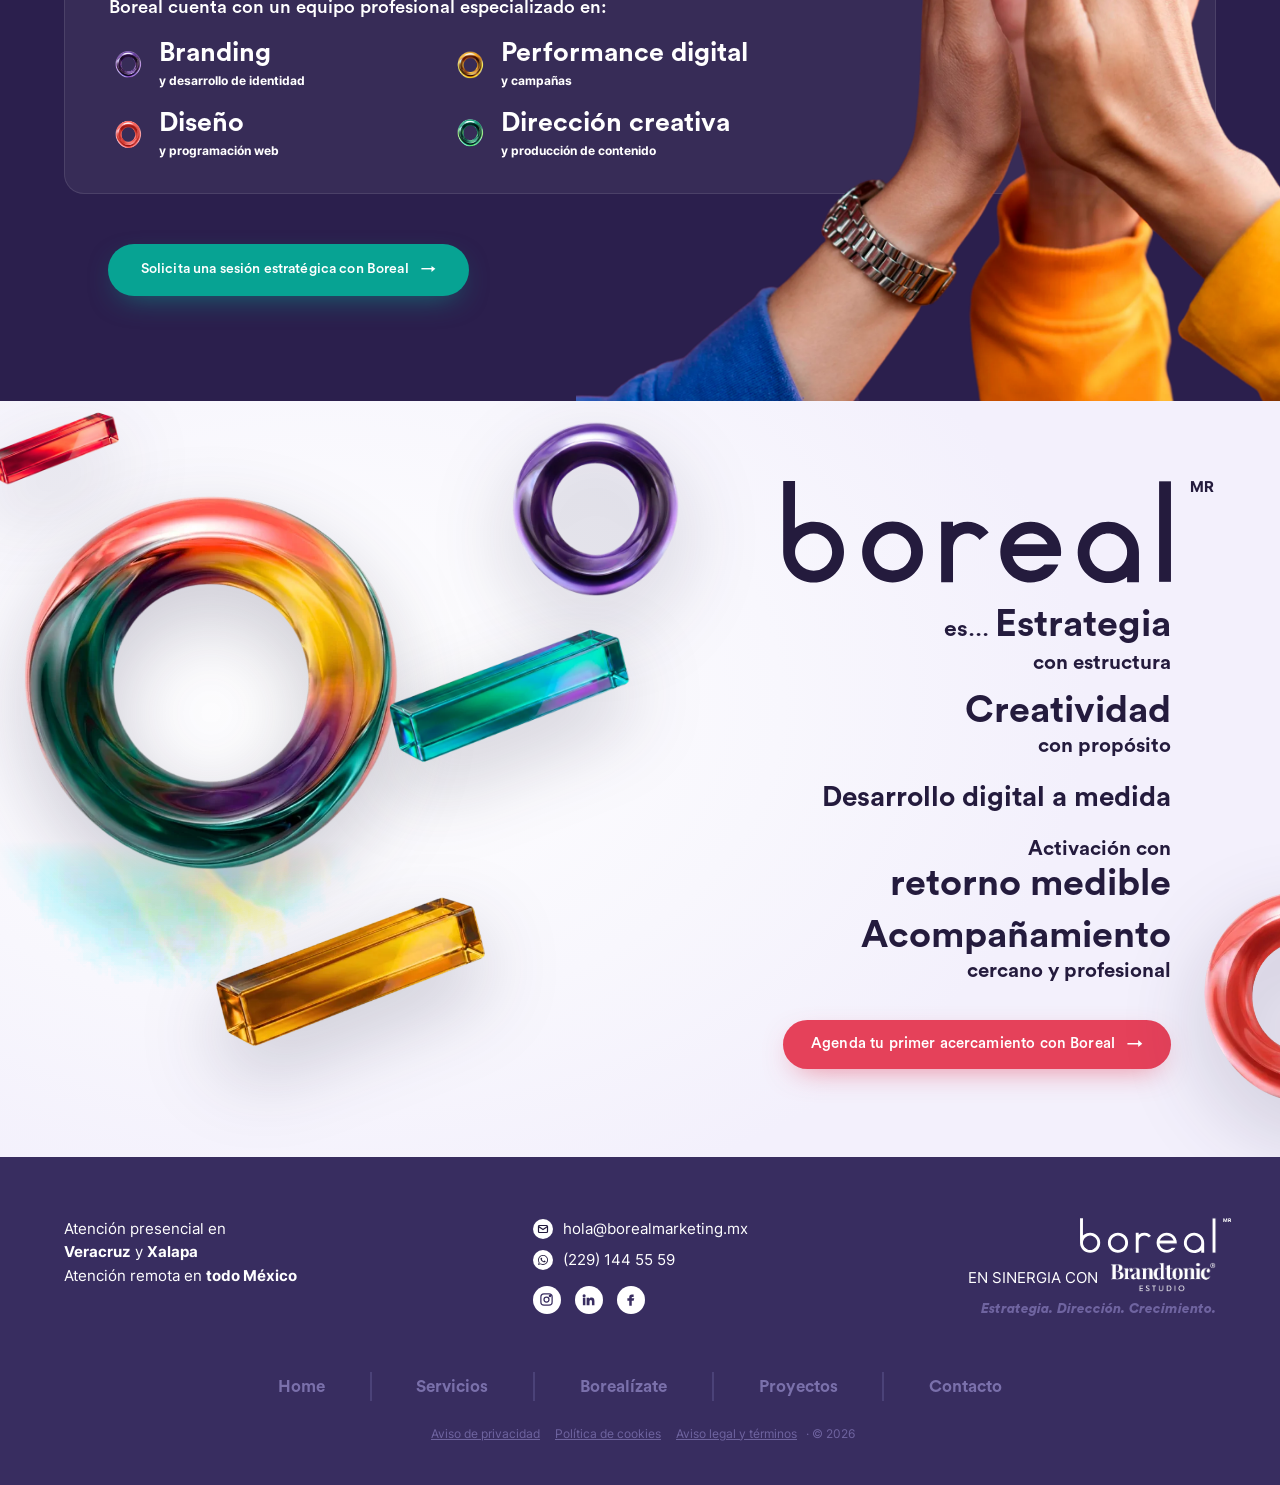
<file: borealizate.html>
<!doctype html>
<html lang="es">
<head>
<!-- Google Tag Manager -->
<script>(function(w,d,s,l,i){w[l]=w[l]||[];w[l].push({'gtm.start':
new Date().getTime(),event:'gtm.js'});var f=d.getElementsByTagName(s)[0],
j=d.createElement(s),dl=l!='dataLayer'?'&l='+l:'';j.async=true;j.src=
'https://www.googletagmanager.com/gtm.js?id='+i+dl;f.parentNode.insertBefore(j,f);
})(window,document,'script','dataLayer','GTM-55ZZ7DF');</script>
<!-- End Google Tag Manager -->
<script>/* Pantallas de más de 1920 px: todo el sitio escala en proporción (se diseña a 1920 y se amplía) */
(function(){var r=document.documentElement;function f(){var z=Math.max(1,innerWidth/1920);r.style.zoom=z>1?z:'';r.style.setProperty('--z',z);r.classList.toggle('wide',z>1)}f();addEventListener('resize',f)})();</script>
<meta charset="utf-8">
<meta name="viewport" content="width=device-width,initial-scale=1">
<title>Borealízate · Karen Santiago · Boreal</title>
<meta name="description" content="Hay empresas que necesitan publicidad. Otras necesitan claridad para saber hacia dónde ir. Conoce a Karen Santiago y al equipo de Boreal.">
<meta name="theme-color" content="#221a3d">
<link rel="icon" href="assets/fig/fullcolor.webp">
<link rel="stylesheet" href="css/styles.css?v=202610201115">
</head>
<body data-page="borealizate">
<!-- Google Tag Manager (noscript) -->
<noscript><iframe src="https://www.googletagmanager.com/ns.html?id=GTM-55ZZ7DF"
height="0" width="0" style="display:none;visibility:hidden"></iframe></noscript>
<!-- End Google Tag Manager (noscript) -->

<main>
  <!-- HERO (posiciones del PDF a 1440px) -->
  <section class="bhero">
    <div class="fig fx bz-purple" style="--fd:8s;--fdl:-1s" data-speed=".2"><div data-mouse="-30"><img class="float" style="--r:-6deg" src="assets/fig/8.webp" alt=""></div></div>
    <div class="fig fx bz-teal" style="--fd:9s;--fdl:-5s" data-speed=".06"><div data-mouse="40"><img class="float" style="--r:0deg;--dur:8s" src="assets/fig/5.webp" alt=""></div></div>
    <div class="fig fx bz-red" style="--fd:7s;--fdl:-3s" data-speed=".2"><div><img class="float" style="--r:30deg" src="assets/fig/7.webp" alt=""></div></div>
    <div class="fig fx bz-gold" style="--fd:10s;--fdl:0s" data-speed=".04"><div data-mouse="30"><img class="float" style="--r:20deg;--dur:10s" src="assets/fig/6.webp" alt=""></div></div>
    <div class="container bhero__grid">
      <figure class="bhero__img reveal reveal--clip" style="margin:0">
        <img src="assets/img/karen-retrato.webp" alt="Retrato de Karen Santiago">
        <blockquote>Mi papel no es decirte qué hacer. Es ayudarte a descubrir el mejor camino para tu empresa.</blockquote>
      </figure>
      <div class="bhero__txt">
        <h1 class="split">Hay empresas<br class="br-d"> que necesitan publicidad. <span>Otras necesitan claridad<br class="br-d"> para saber hacia dónde ir.</span></h1>
        <p class="lead reveal" style="--d:.5s">Si llegaste hasta aquí, probablemente perteneces al segundo grupo.</p>
        <!-- el aro gira detrás de este bloque; el texto lleva un resplandor blanco difuminado -->
        <div class="bhero__karen">
          <div class="bhero__ring" aria-hidden="true"><img class="spin-slow" src="assets/fig/aro-redondo.webp" alt=""></div>
          <h3 class="reveal" style="--d:.6s">Soy Karen Santiago.</h3>
          <p class="reveal" style="--d:.65s">Trabajo junto a empresarios que quieren construir marcas con visión de largo plazo, entender mejor a sus clientes y tomar decisiones con mayor claridad.</p>
        </div>
        <a href="proyectos" class="btn btn--night reveal" style="--d:.75s">Conoce nuestros proyectos <span class="arr">→</span></a>
      </div>
    </div>
  </section>

  <!-- CÓMO -->
  <div class="container how__intro reveal"><p>Así es como <b>acompaño a mis clientes:</b></p></div>
  <section class="how" id="como">
    <div class="container how__grid">
      <div class="how__item reveal"><span class="how__ic"><svg viewBox="0 0 24 24" fill="none" stroke="currentColor" stroke-width="2" stroke-linecap="round" stroke-linejoin="round"><path d="M4 5h11a2 2 0 0 1 2 2v6a2 2 0 0 1-2 2H9l-4 3v-3H4a2 2 0 0 1-2-2V7a2 2 0 0 1 2-2z"/><path d="M8.5 9a1.5 1.5 0 1 1 2 1.4c-.4.2-.5.5-.5.9M10 13h0"/><path d="M19 9h1a2 2 0 0 1 2 2v5a2 2 0 0 1-2 2h-1v2l-3-2"/></svg></span>
        <div><h4>Hago preguntas</h4><p>Antes de proponer, escucho y entiendo a fondo tu negocio.</p></div></div>
      <div class="how__item reveal" style="--d:.12s"><span class="how__ic"><svg viewBox="0 0 24 24" fill="none" stroke="currentColor" stroke-width="2" stroke-linecap="round"><path d="M2 12s3.6-7 10-7 10 7 10 7-3.6 7-10 7S2 12 2 12z"/><circle cx="12" cy="12" r="3.2" fill="currentColor"/></svg></span>
        <div><h4>Aporto perspectiva</h4><p>Te muestro lo que hoy no estás viendo y puede hacer la diferencia.</p></div></div>
      <div class="how__item reveal" style="--d:.24s"><span class="how__ic"><svg viewBox="0 0 24 24" fill="none" stroke="currentColor" stroke-width="2" stroke-linejoin="round"><circle cx="12" cy="12" r="10"/><path d="m15.5 8.5-2 5-5 2 2-5z" fill="currentColor"/></svg></span>
        <div><h4>Construimos juntos</h4><p>Diseñamos el camino estratégico que realmente necesitas.</p></div></div>
    </div>
  </section>

  <!-- EQUIPO -->
  <section class="team dark">
    <div class="team__hands" aria-hidden="true"><img src="assets/img/manos.webp" alt=""></div>
    <div class="container team__grid">
      <div>
        <h2 class="split">Un equipo que respalda <span>cada etapa</span></h2>
        <div class="team__box reveal">
          <p>Boreal cuenta con un equipo profesional especializado en:</p>
          <div class="skills">
            <div class="skill"><img src="assets/fig/1.webp" alt=""><div><b>Branding</b><small>y desarrollo de identidad</small></div></div>
            <div class="skill"><img src="assets/fig/2.webp" alt=""><div><b>Performance digital</b><small>y campañas</small></div></div>
            <div class="skill"><img src="assets/fig/4.webp" alt=""><div><b>Diseño</b><small>y programación web</small></div></div>
            <div class="skill"><img src="assets/fig/3.webp" alt=""><div><b>Dirección creativa</b><small>y producción de contenido</small></div></div>
          </div>
        </div>
        <a href="contacto" class="btn btn--teal reveal">Solicita una sesión estratégica con Boreal <span class="arr">→</span></a>
      </div>
    </div>
  </section>

  <!-- BOREAL ES -->
  <section class="is">
    <div class="container is__grid">
      <div class="is__stage"></div>
      <div class="is__list">
        <div class="is__logo reveal" data-logo></div>
        <ul>
          <li class="reveal" style="--d:.05s"><span class="pre">es… </span><b style="display:inline">Estrategia</b><br><span>con estructura</span></li>
          <li class="reveal" style="--d:.12s"><b>Creatividad</b><span>con propósito</span></li>
          <li class="reveal" style="--d:.19s"><span style="font-size:clamp(20px,calc(2.2 * var(--vw)),28px)">Desarrollo digital a medida</span></li>
          <li class="reveal" style="--d:.26s"><span>Activación con</span><b>retorno medible</b></li>
          <li class="reveal" style="--d:.33s"><b>Acompañamiento</b><span>cercano y profesional</span></li>
        </ul>
        <a href="contacto" class="btn btn--coral reveal">Agenda tu primer acercamiento con Boreal <span class="arr">→</span></a>
      </div>
    </div>
    <!-- objetos (un poco más grandes que en el PDF); el aro grande gira con reflejo de luz como en Home -->
    <div class="is__figs" aria-hidden="true">
      <div class="fig is-rays"><img src="assets/fig/destellos.webp" alt=""></div>
      <div class="fig is-ring" data-mouse="-25"><img class="spin-slow" src="assets/fig/aro-redondo.webp" alt=""></div>
      <div class="fig fx is-purple" style="--fd:9s;--fdl:-2s" data-mouse="40"><div><img class="spin-slow" src="assets/fig/1.webp" alt=""></div></div>
      <div class="fig fx is-teal" style="--fd:8s;--fdl:-5s" data-mouse="60"><div><img class="float" style="--r:55deg;--dur:8s" src="assets/fig/5.webp" alt=""></div></div>
      <div class="fig fx is-gold" style="--fd:10s;--fdl:0s" data-mouse="80"><div><img class="float" style="--r:-34deg;--dur:11s" src="assets/fig/6.webp" alt=""></div></div>
      <div class="fig fx is-red" style="--fd:7s;--fdl:-3s" data-mouse="20"><div><img class="float" style="--r:-32deg;--dur:9s" src="assets/fig/7.webp" alt=""></div></div>
      <div class="fig fx is-redring" style="--fd:11s;--fdl:-6s"><div><img class="spin-slow" src="assets/fig/4.webp" alt=""></div></div>
    </div>
  </section>
</main>

<script src="js/main.js?v=202610201115"></script>
</body>
</html>
</file>
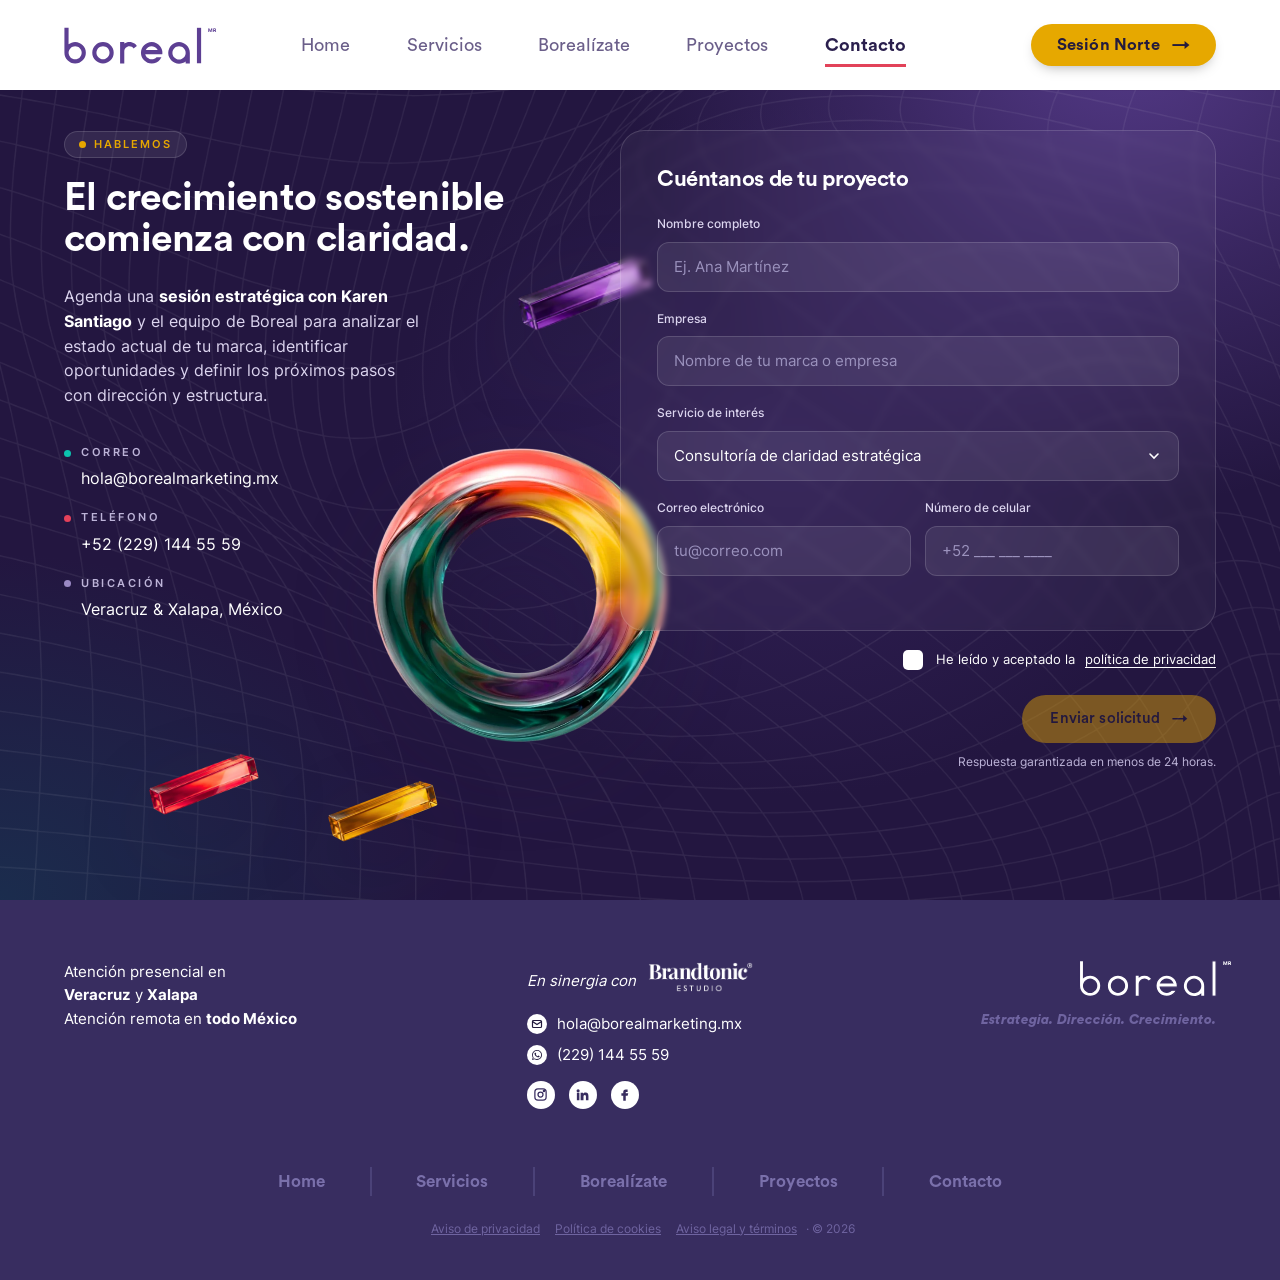
<file: contacto.html>
<!doctype html>
<html lang="es">
<head>
<!-- Google Tag Manager -->
<script>(function(w,d,s,l,i){w[l]=w[l]||[];w[l].push({'gtm.start':
new Date().getTime(),event:'gtm.js'});var f=d.getElementsByTagName(s)[0],
j=d.createElement(s),dl=l!='dataLayer'?'&l='+l:'';j.async=true;j.src=
'https://www.googletagmanager.com/gtm.js?id='+i+dl;f.parentNode.insertBefore(j,f);
})(window,document,'script','dataLayer','GTM-55ZZ7DF');</script>
<!-- End Google Tag Manager -->
<script>/* Pantallas de más de 1920 px: todo el sitio escala en proporción (se diseña a 1920 y se amplía) */
(function(){var r=document.documentElement;function f(){var z=Math.max(1,innerWidth/1920);r.style.zoom=z>1?z:'';r.style.setProperty('--z',z);r.classList.toggle('wide',z>1)}f();addEventListener('resize',f)})();</script>
<meta charset="utf-8">
<meta name="viewport" content="width=device-width,initial-scale=1">
<title>Contacto · Boreal Marketing Digital</title>
<meta name="description" content="Cuéntanos de tu proyecto. Agenda una sesión estratégica con Karen Santiago y el equipo de Boreal. Veracruz, Xalapa y todo México.">
<meta name="theme-color" content="#2a1f55">
<link rel="icon" href="assets/fig/fullcolor.webp">
<link rel="stylesheet" href="css/styles.css?v=202610201115">
</head>
<body data-page="contacto" class="header-solid">
<!-- Google Tag Manager (noscript) -->
<noscript><iframe src="https://www.googletagmanager.com/ns.html?id=GTM-55ZZ7DF"
height="0" width="0" style="display:none;visibility:hidden"></iframe></noscript>
<!-- End Google Tag Manager (noscript) -->

<main>
  <section class="contact mesh">
    <!-- prismas 15% más grandes, con ciclo desenfoque/enfoque; aro redondo más grande detrás del formulario -->
    <div class="fig contact__prism" style="left:calc(38.4 * var(--vw));top:calc(16.2 * var(--vw));width:clamp(127px,calc(14.4 * var(--vw)),230px);--fd:9s;--fdl:-2s" data-speed=".2"><div data-mouse="40"><img class="float" style="--r:0deg" src="assets/fig/8.webp" alt=""></div></div>
    <div class="fig contact__ring" data-speed=".1"><div data-mouse="-25"><img class="spin-slow" src="assets/fig/aro-redondo.webp" alt=""></div></div>
    <div class="fig contact__prism" style="left:10%;bottom:4%;width:150px;--fd:7s;--fdl:0s" data-speed=".3"><div data-mouse="60"><img class="float" style="--r:30deg;--dur:8s" src="assets/fig/7.webp" alt=""></div></div>
    <div class="fig contact__prism" style="left:24%;bottom:1%;width:150px;--fd:10s;--fdl:-5s" data-speed=".35"><div data-mouse="50"><img class="float" style="--r:0deg;--dur:10s" src="assets/fig/6.webp" alt=""></div></div>

    <div class="container contact__grid">
      <div>
        <span class="pill reveal">Hablemos</span>
        <h1 class="split">El crecimiento sostenible<br class="br-d"> comienza con claridad.</h1>
        <p class="lead reveal" style="--d:.5s">Agenda una <b>sesión estratégica con Karen Santiago</b> y el equipo de Boreal para analizar el estado actual de tu marca, identificar oportunidades y definir los próximos pasos con dirección y estructura.</p>
        <ul class="cinfo">
          <li class="reveal" style="--d:.6s;--c:var(--teal-2)"><small>CORREO</small><a href="mailto:hola@borealmarketing.mx">hola@borealmarketing.mx</a></li>
          <li class="reveal" style="--d:.7s;--c:var(--coral)"><small>TELÉFONO</small><a href="tel:+522291445559">+52 (229) 144 55 59</a></li>
          <li class="reveal" style="--d:.8s;--c:var(--purple-soft)"><small>UBICACIÓN</small><span>Veracruz &amp; Xalapa, México</span></li>
        </ul>
      </div>

      <form class="form-wrap reveal reveal--right" id="contact-form" action="contacto.php" method="post" data-fallback="https://formsubmit.co/K.santiago@borealmarketing.mx" data-cc="Karenmkt.santiago@hotmail.com,M.sanchez@borealmarketing.mx" novalidate style="--d:.3s">
        <div class="form">
        <h2>Cuéntanos de tu proyecto</h2>
        <div class="field"><label for="f-nombre">Nombre completo</label><input id="f-nombre" name="nombre" placeholder="Ej. Ana Martínez" autocomplete="name"><p class="msg"></p></div>
        <div class="field"><label for="f-empresa">Empresa</label><input id="f-empresa" name="empresa" placeholder="Nombre de tu marca o empresa" autocomplete="organization"></div>
        <div class="field">
          <label id="l-serv">Servicio de interés</label>
          <div class="select">
            <button type="button" class="select__btn" aria-haspopup="listbox" aria-expanded="false" aria-labelledby="l-serv"><span>Consultoría de claridad estratégica</span><svg viewBox="0 0 24 24" fill="none" stroke="currentColor" stroke-width="2.4" stroke-linecap="round"><path d="m6 9 6 6 6-6"/></svg></button>
            <ul class="select__list" role="listbox">
              <li role="option" data-k="norte" aria-selected="true">Consultoría de claridad estratégica</li>
              <li role="option" data-k="lanzamiento" aria-selected="false">Lanzamiento integral de marca</li>
              <li role="option" data-k="mentorias" aria-selected="false">Mentorías personalizadas</li>
              <li role="option" data-k="web" aria-selected="false">Diseño web profesional</li>
              <li role="option" data-k="campanas" aria-selected="false">Gestión de campañas</li>
              <li role="option" data-k="redes" aria-selected="false">Dirección estratégica en RRSS</li>
            </ul>
          </div>
          <input type="hidden" name="servicio" value="Consultoría de claridad estratégica">
        </div>
        <div class="row2">
          <div class="field"><label for="f-correo">Correo electrónico</label><input id="f-correo" name="correo" type="email" placeholder="tu@correo.com" autocomplete="email"><p class="msg"></p></div>
          <div class="field"><label for="f-cel">Número de celular</label><input id="f-cel" name="celular" type="tel" placeholder="+52 ___ ___ ____" autocomplete="tel"><p class="msg"></p></div>
        </div>
        <div class="done" aria-live="polite">
          <div>
            <img src="assets/fig/fullcolor.webp" alt="">
            <h3>¡Gracias! Recibimos tu solicitud.</h3>
            <p>Te responderemos en menos de 24 horas.</p>
            <p style="margin-top:14px"><button type="button" class="link" data-reset style="color:#fff">Enviar otra solicitud</button></p>
          </div>
        </div>
        </div>
        <!-- campos anti-spam (invisibles) -->
        <div class="hp" aria-hidden="true"><label>Sitio web <input type="text" name="sitio_web" tabindex="-1" autocomplete="off"></label></div>
        <input type="hidden" name="t" value="">
        <label class="chk"><input type="checkbox" id="priv" name="acepto" value="si"> He leído y aceptado la <a href="assets/legal/aviso-de-privacidad.pdf?v=202610191217" target="_blank" rel="noopener">política de privacidad</a></label>
        <div class="form__foot">
          <button type="submit" class="btn btn--gold" disabled>Enviar solicitud <span class="arr">→</span></button>
          <p class="form__error" role="alert" hidden></p>
          <small>Respuesta garantizada en menos de 24 horas.</small>
        </div>
      </form>
    </div>
  </section>
</main>

<script src="js/main.js?v=202610201115"></script>
</body>
</html>
</file>
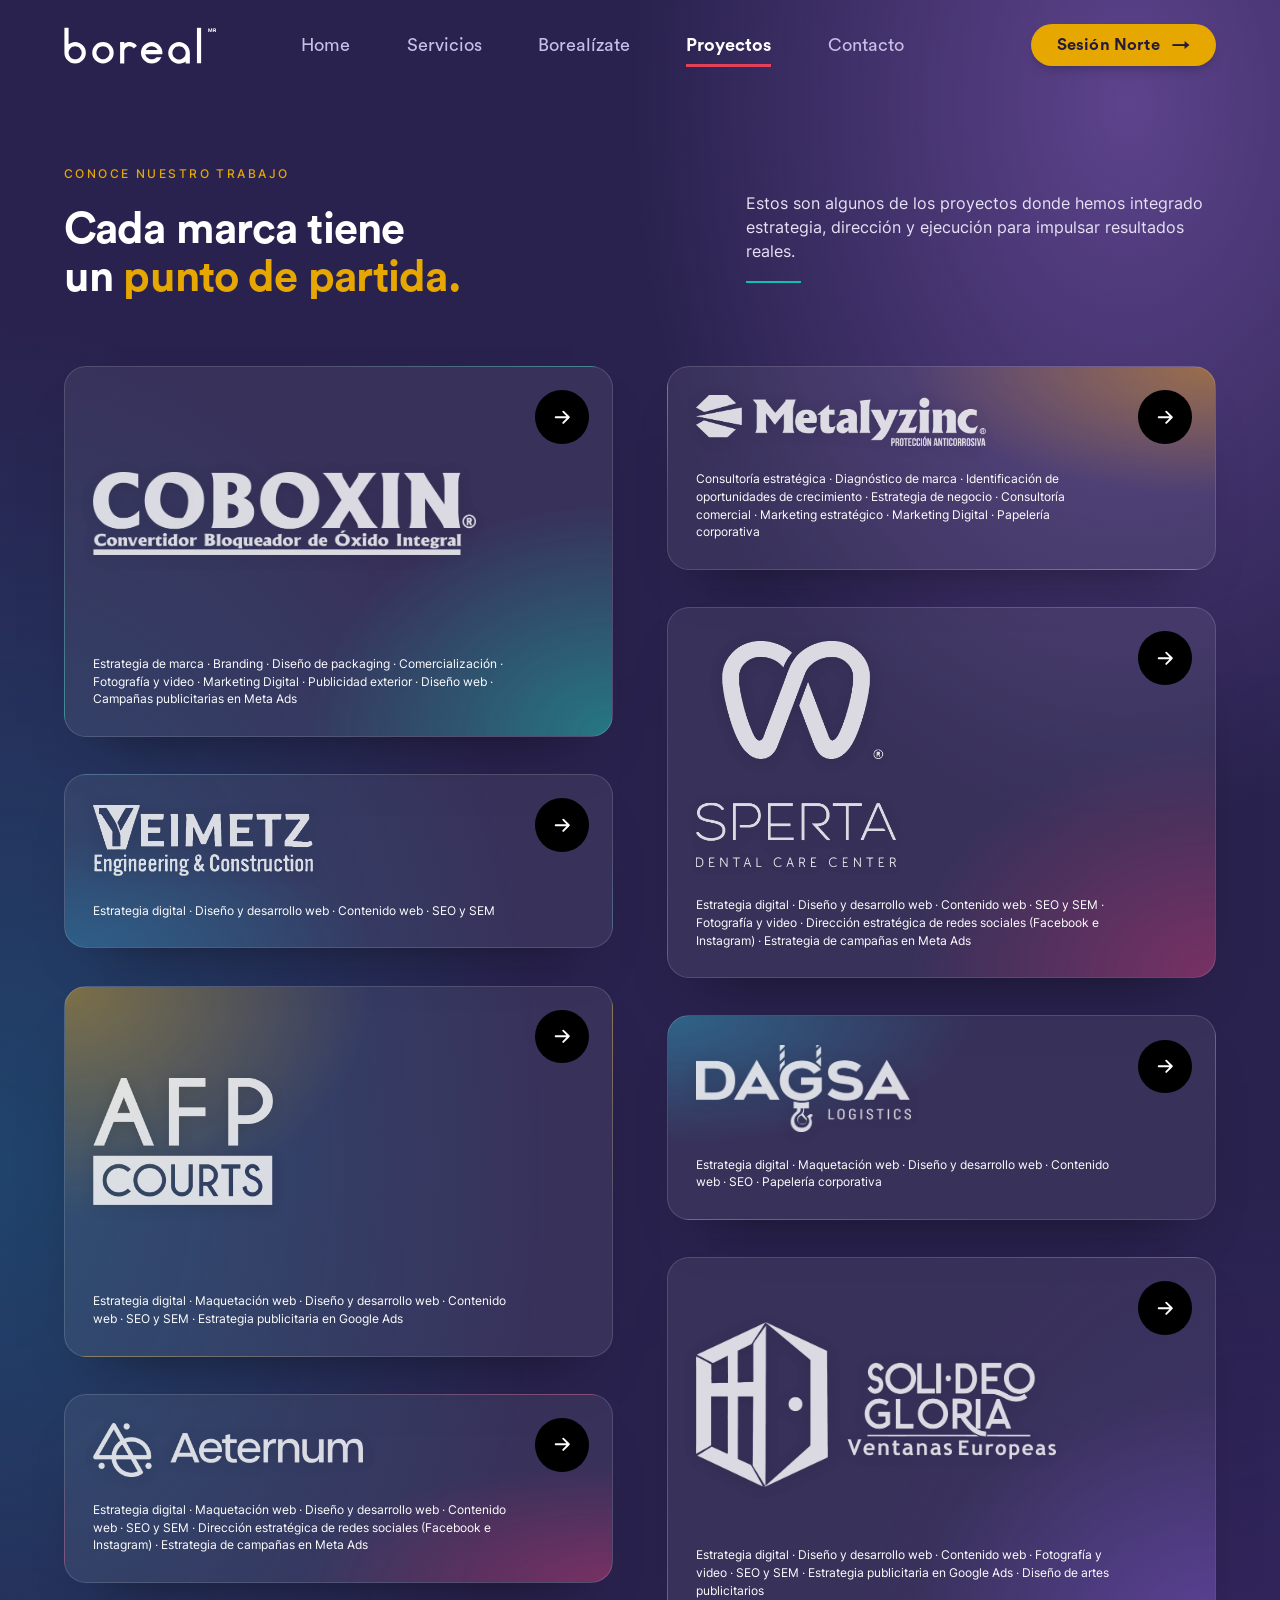
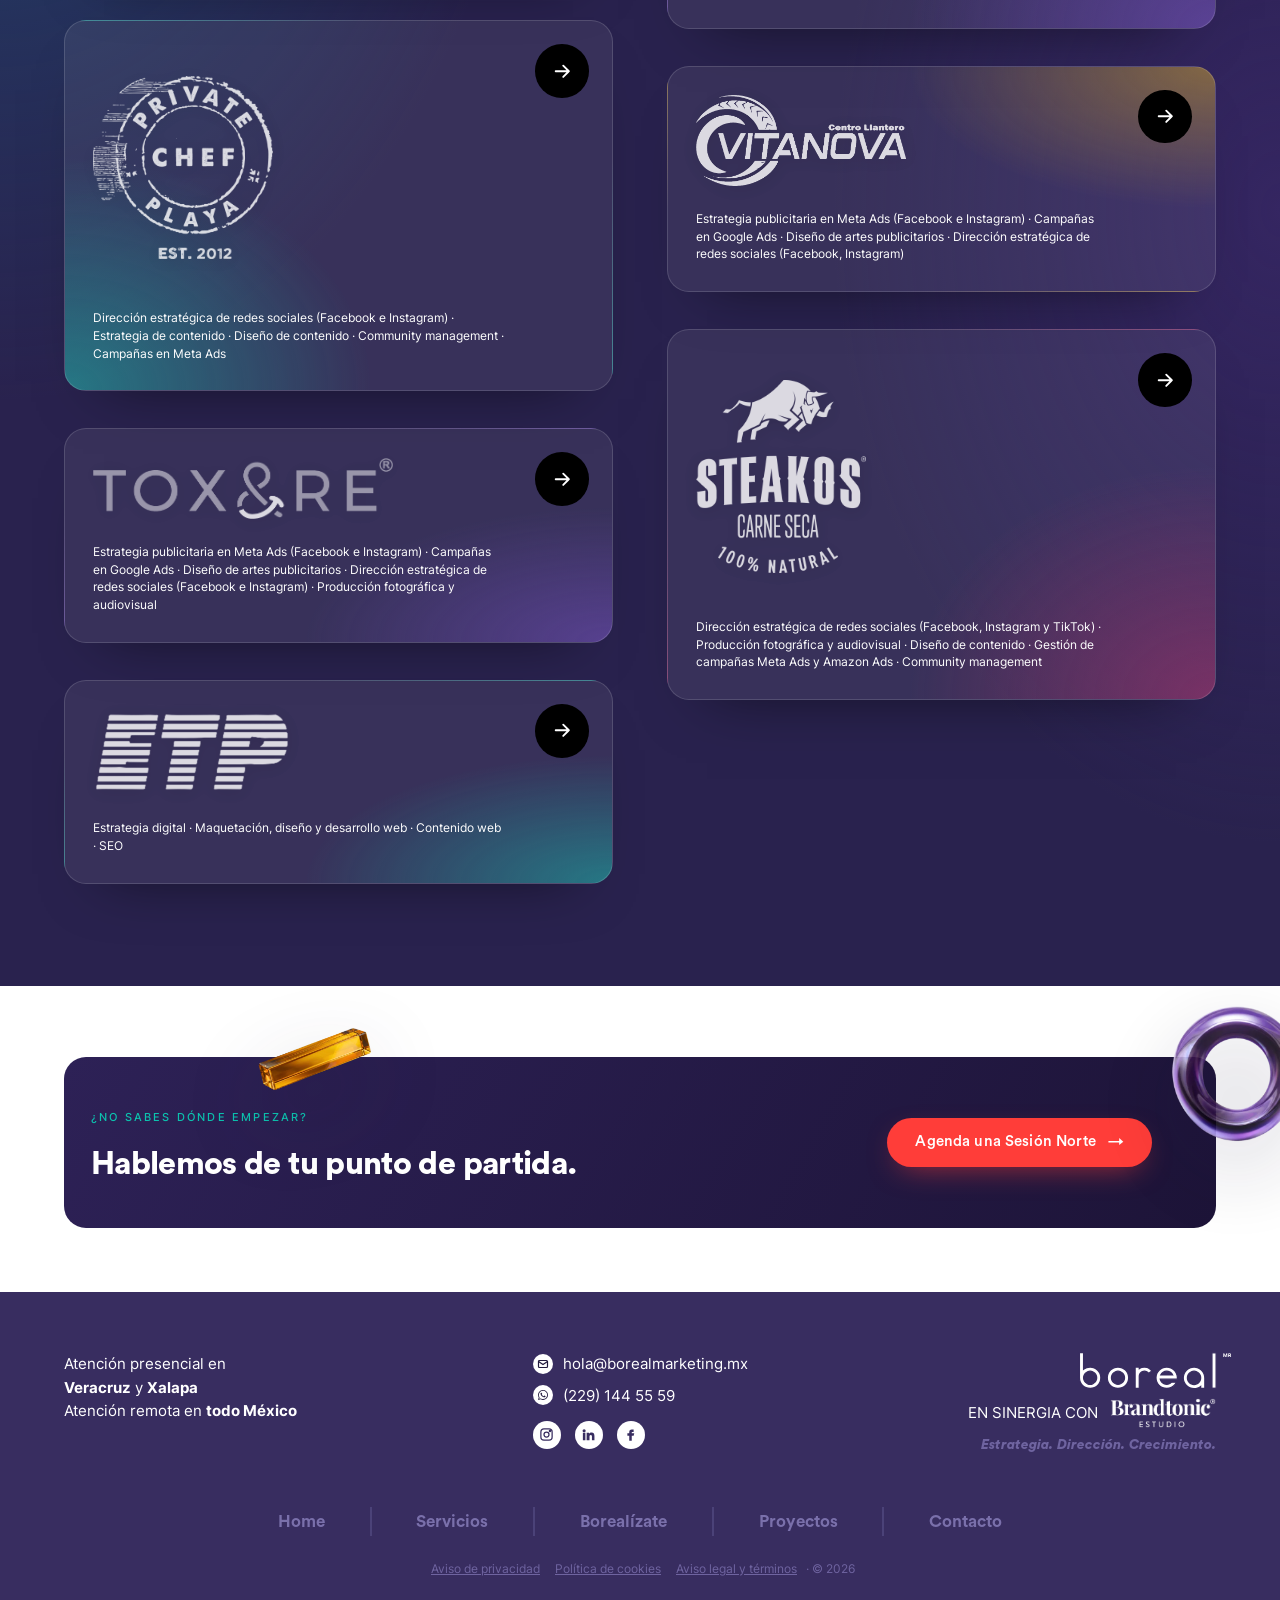
<file: proyectos.html>
<!doctype html>
<html lang="es">
<head>
<!-- Google Tag Manager -->
<script>(function(w,d,s,l,i){w[l]=w[l]||[];w[l].push({'gtm.start':
new Date().getTime(),event:'gtm.js'});var f=d.getElementsByTagName(s)[0],
j=d.createElement(s),dl=l!='dataLayer'?'&l='+l:'';j.async=true;j.src=
'https://www.googletagmanager.com/gtm.js?id='+i+dl;f.parentNode.insertBefore(j,f);
})(window,document,'script','dataLayer','GTM-55ZZ7DF');</script>
<!-- End Google Tag Manager -->
<script>/* Pantallas de más de 1920 px: todo el sitio escala en proporción (se diseña a 1920 y se amplía) */
(function(){var r=document.documentElement;function f(){var z=Math.max(1,innerWidth/1920);r.style.zoom=z>1?z:'';r.style.setProperty('--z',z);r.classList.toggle('wide',z>1)}f();addEventListener('resize',f)})();</script>
<meta charset="utf-8">
<meta name="viewport" content="width=device-width,initial-scale=1">
<title>Proyectos · Boreal Marketing Digital</title>
<meta name="description" content="Conoce nuestro trabajo: proyectos donde integramos estrategia, dirección y ejecución para impulsar resultados reales.">
<meta name="theme-color" content="#29224e">
<link rel="icon" href="assets/fig/fullcolor.webp">
<link rel="stylesheet" href="css/styles.css?v=202610201115">
</head>
<body data-page="proyectos" class="on-dark">
<!-- Google Tag Manager (noscript) -->
<noscript><iframe src="https://www.googletagmanager.com/ns.html?id=GTM-55ZZ7DF"
height="0" width="0" style="display:none;visibility:hidden"></iframe></noscript>
<!-- End Google Tag Manager (noscript) -->

<main>
  <!-- LISTADO / DESPLIEGUE (fondo degradado morado-turquesa, como el PDF) -->
  <section class="pj-sec">
    <div class="pj-hero-sec container">
      <div class="pj-head">
        <div>
          <p class="eyebrow reveal">Conoce nuestro trabajo</p>
          <h1 class="split">Cada marca tiene<br>un <span>punto de partida.</span></h1>
        </div>
        <p class="pj-lead reveal" style="--d:.2s">Estos son algunos de los proyectos donde hemos integrado estrategia, dirección y ejecución para impulsar resultados reales.</p>
      </div>
    </div>
    <!-- despliegue del proyecto seleccionado (lo arma js/proyectos.js) -->
    <div id="pj-detail"></div>
    <div class="container"><div class="pj-grid" id="pj-grid"></div></div>
  </section>

  <!-- CTA -->
  <section class="pj-cta-sec">
    <div class="container">
      <div class="pj-cta reveal">
        <div class="fig fx pj-cta__prism" style="--fd:9s"><div><img class="float" style="--r:-12deg" src="assets/fig/6.webp" alt=""></div></div>
        <div>
          <p class="eyebrow">¿No sabes dónde empezar?</p>
          <h2>Hablemos de tu punto de partida.</h2>
        </div>
        <a href="sesion-norte" class="btn btn--red">Agenda una Sesión Norte <span class="arr">→</span></a>
      </div>
    </div>
    <div class="fig pj-cta__ring" aria-hidden="true"><img class="spin-slow" src="assets/fig/1.webp" alt=""></div>
  </section>
</main>

<script src="js/main.js?v=202610201115"></script>
<script src="js/proyectos.js?v=202610201115"></script>
</body>
</html>
</file>
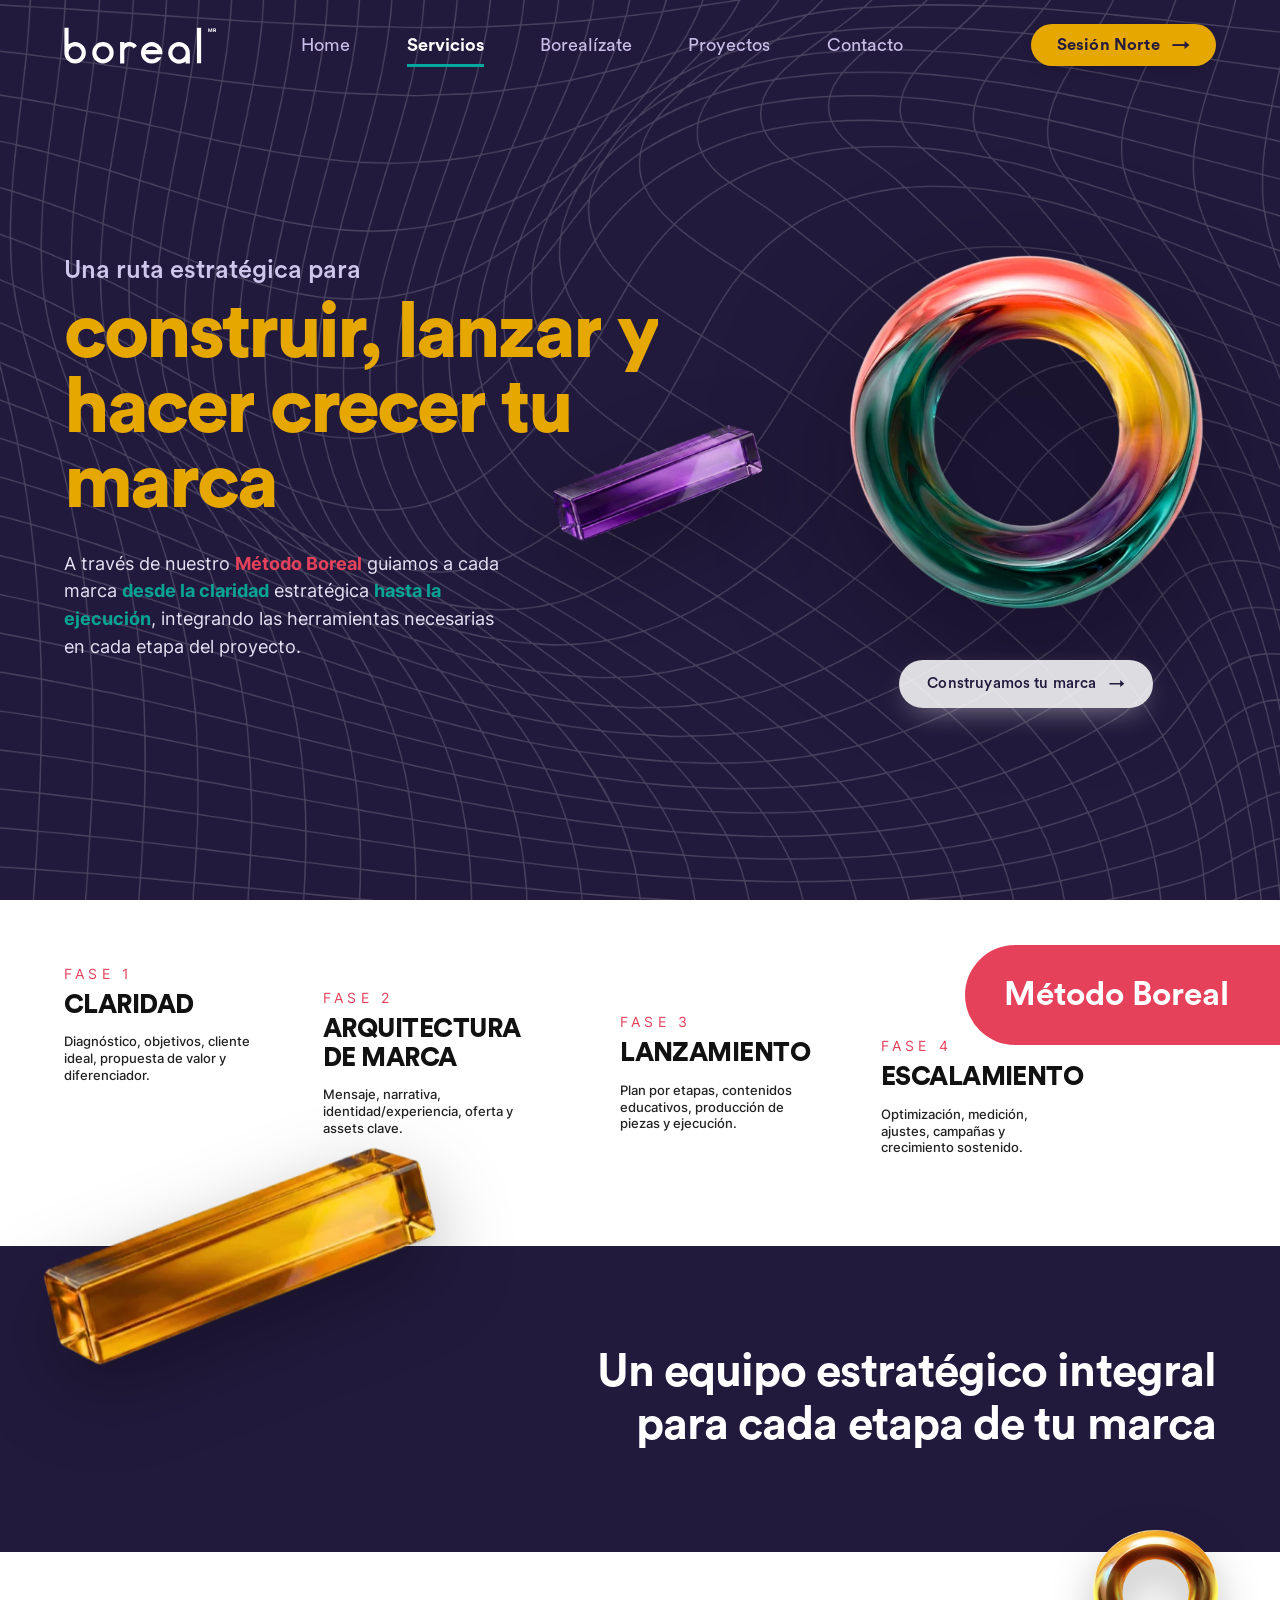
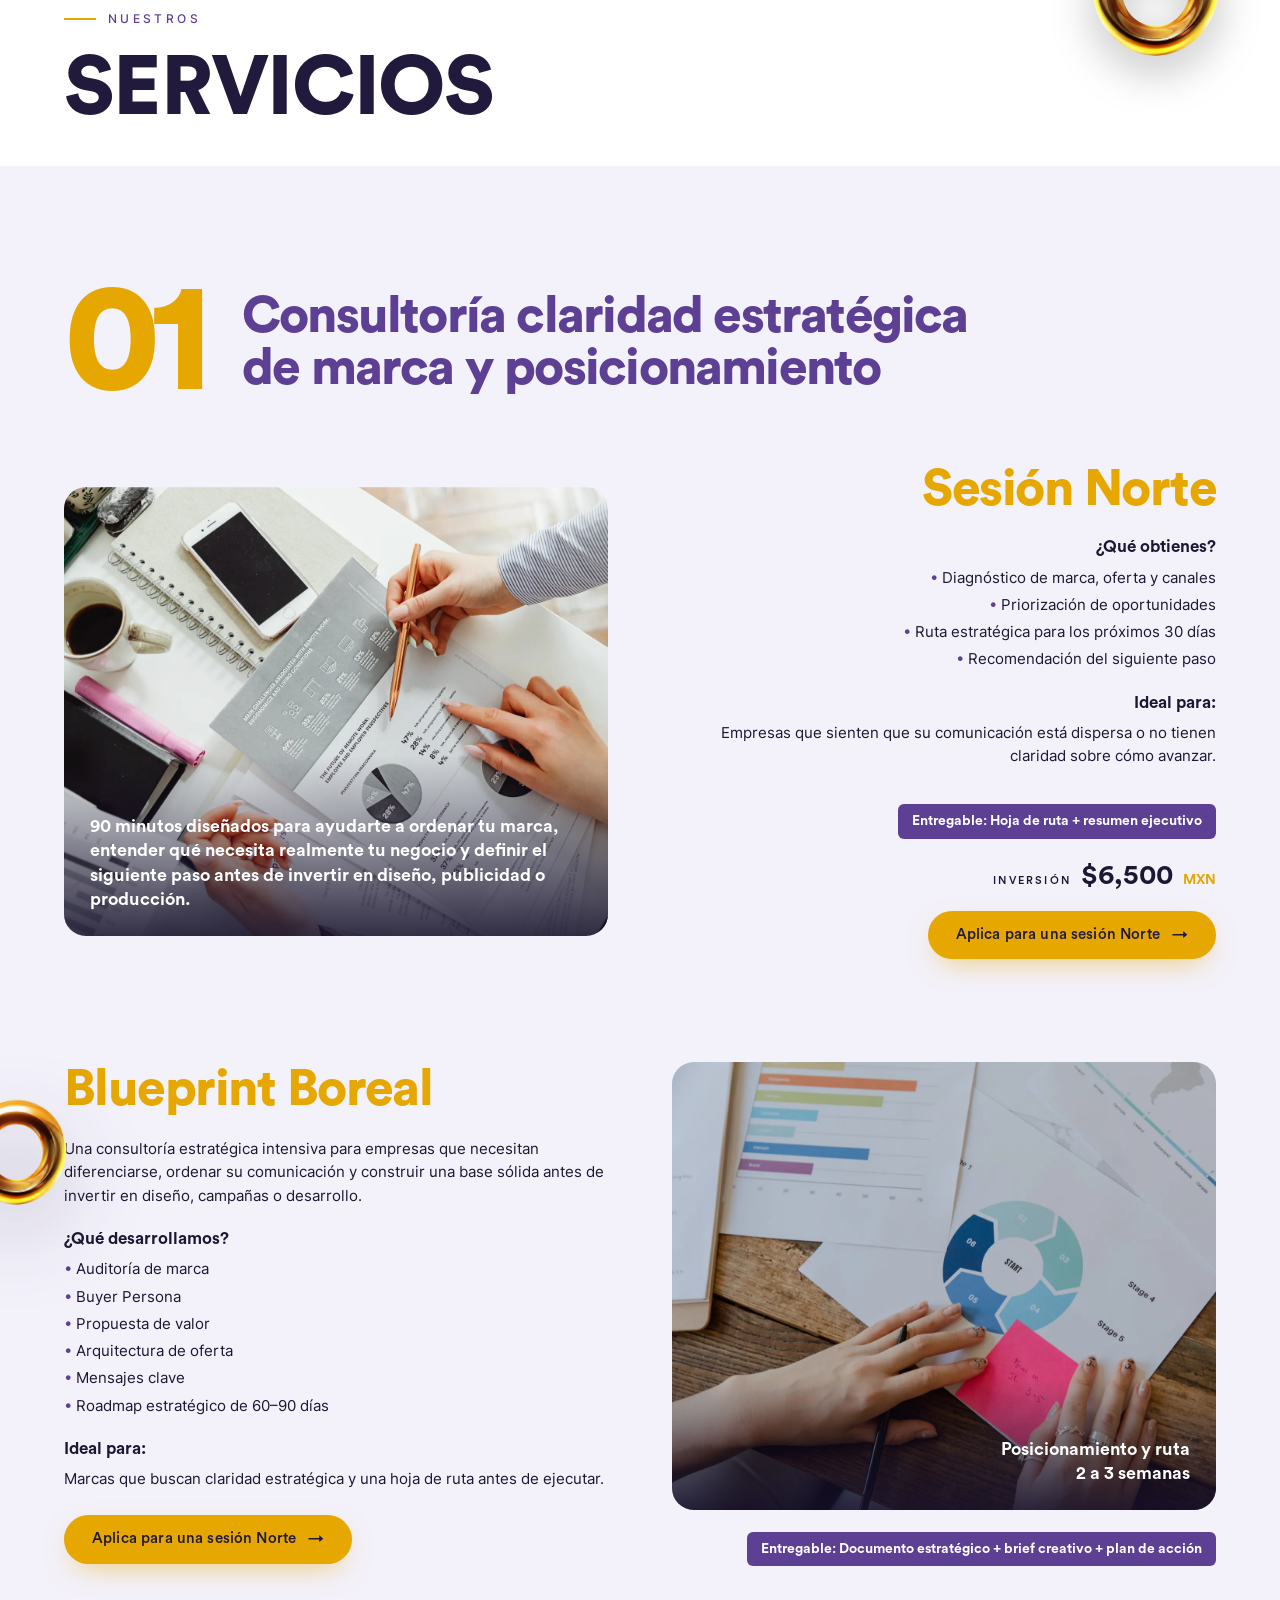
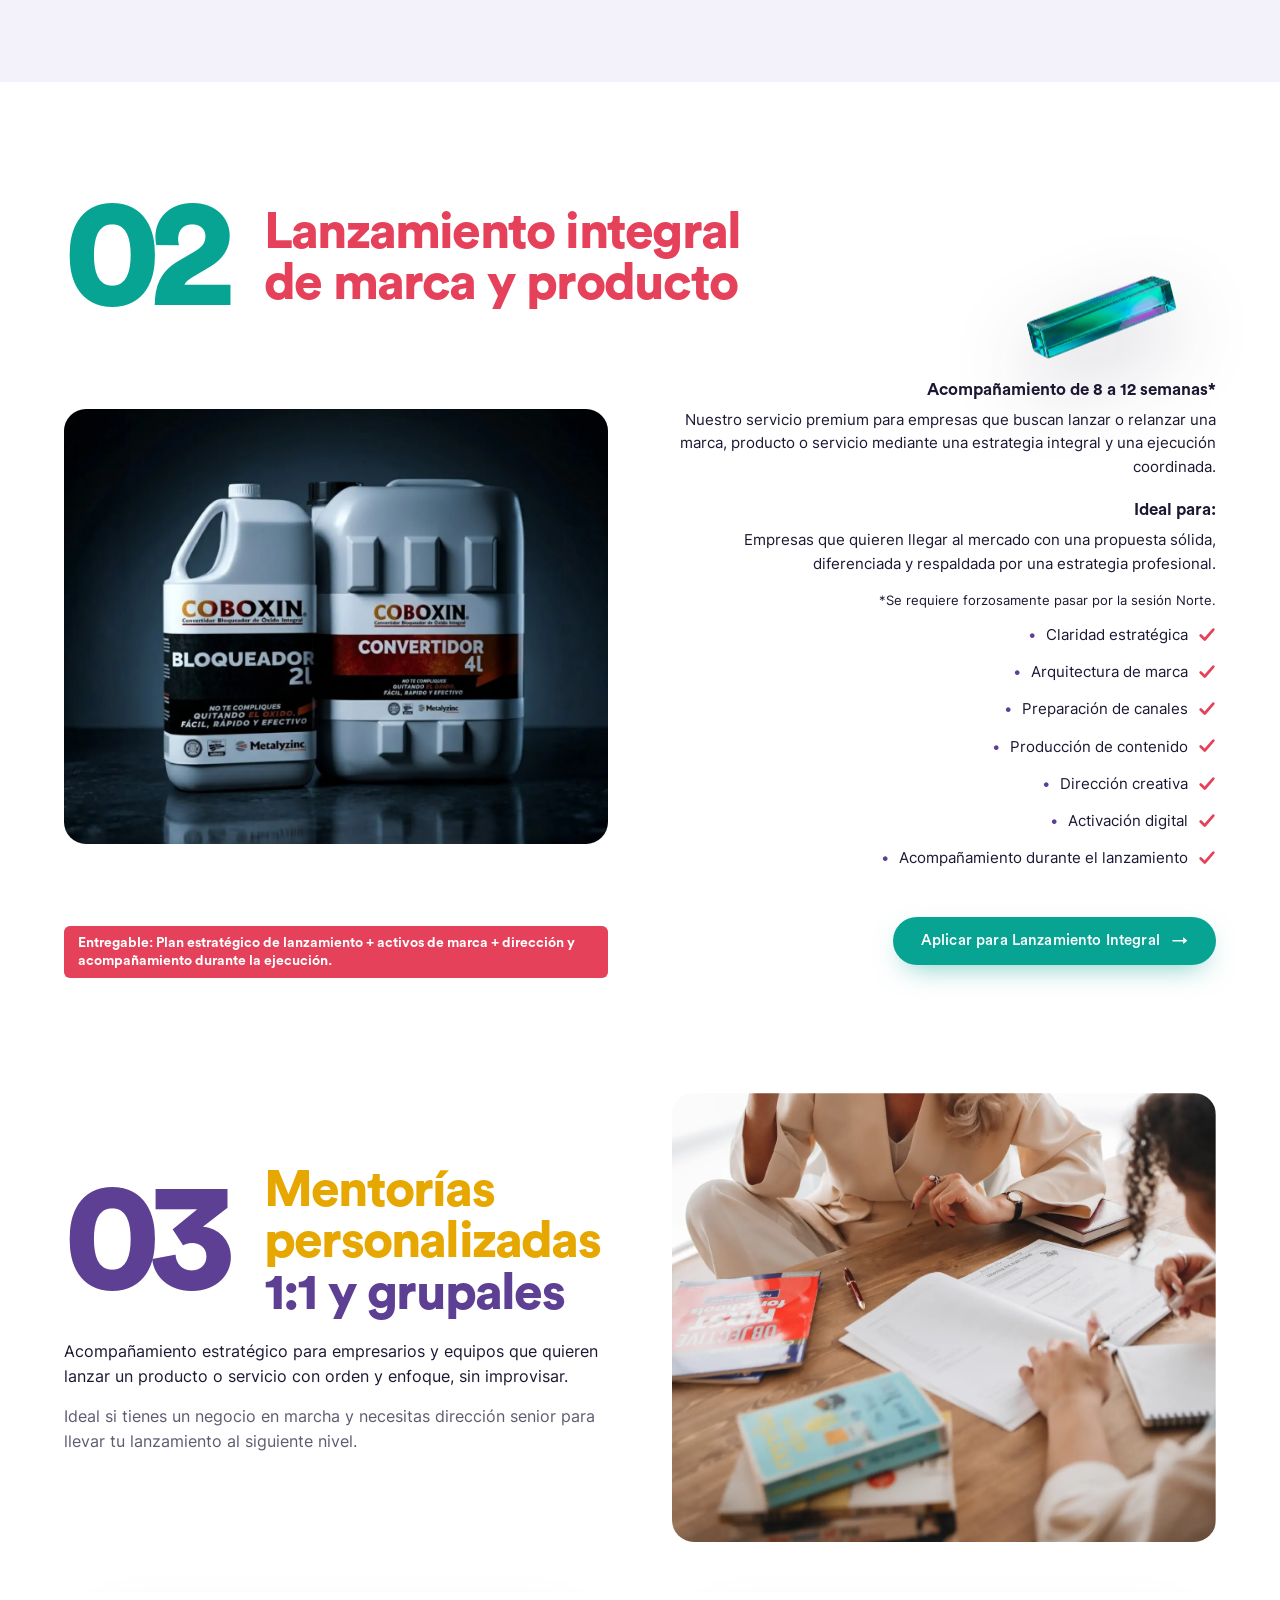
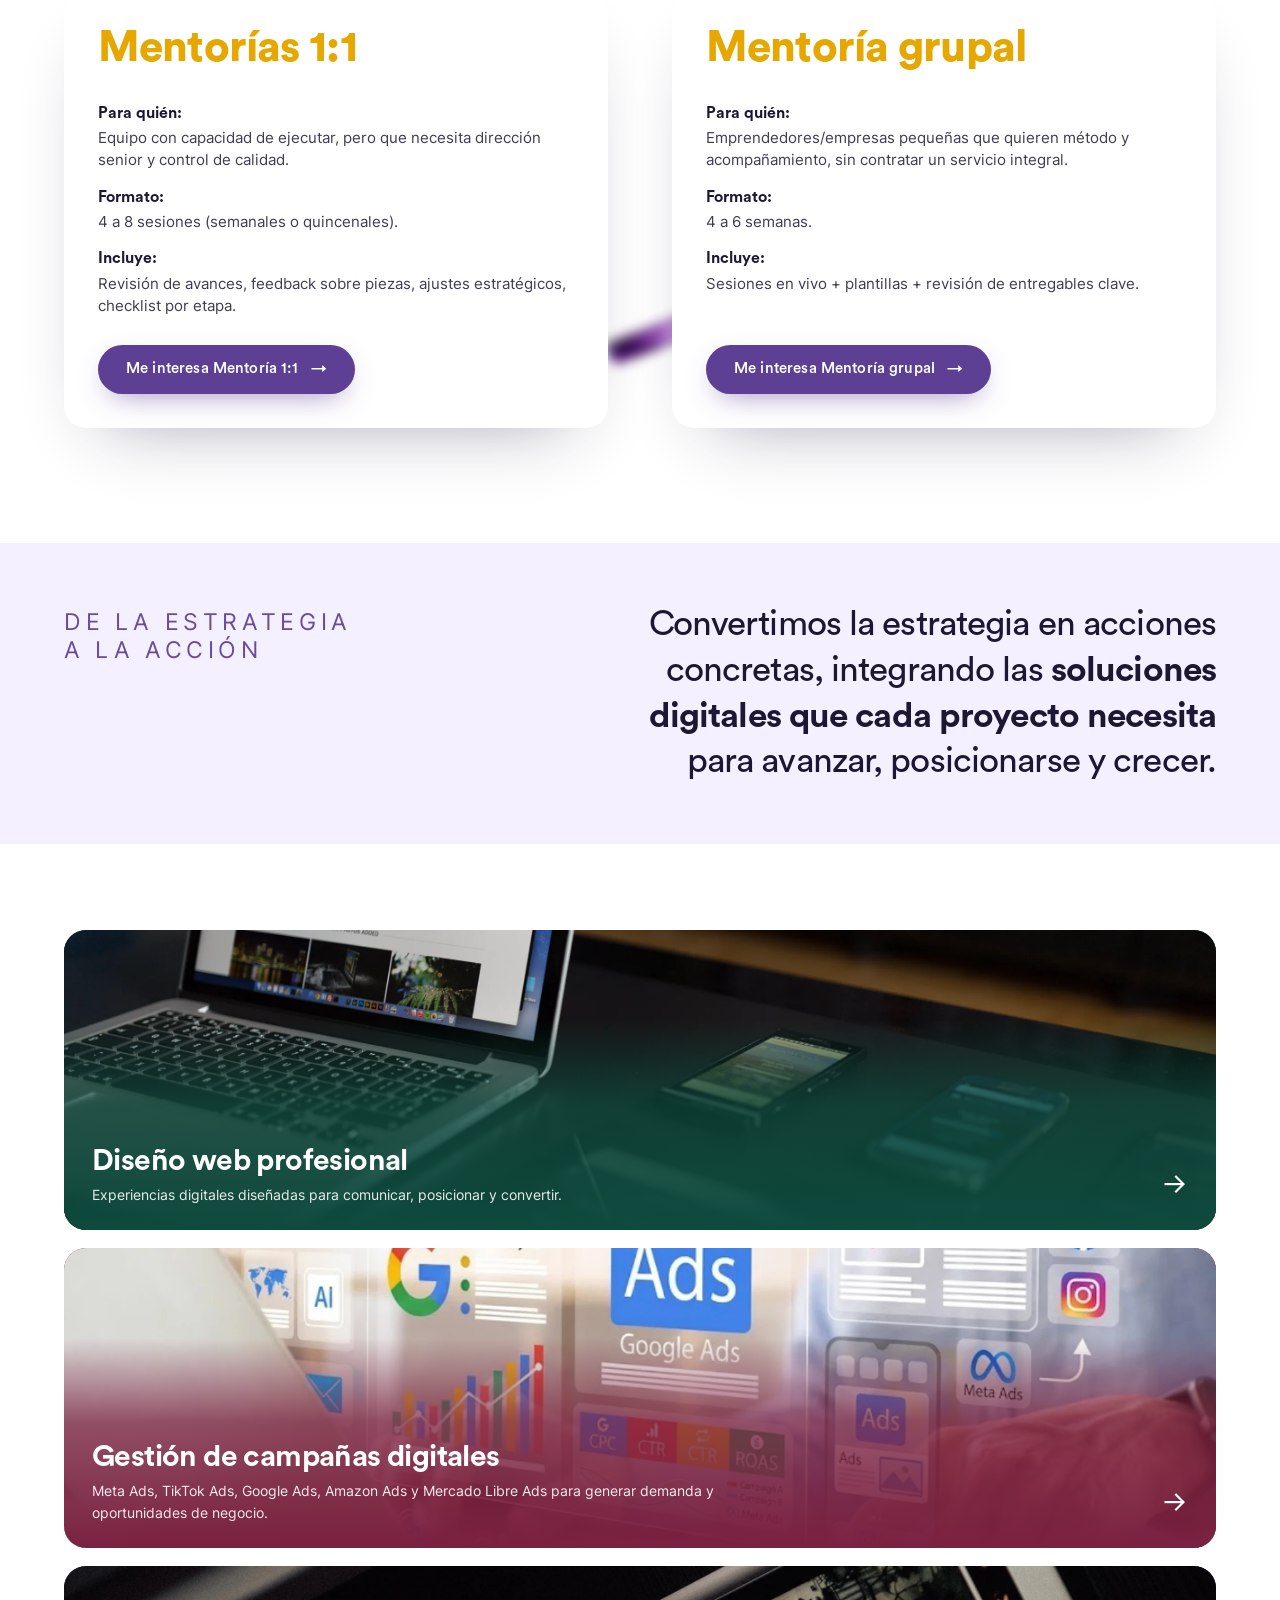
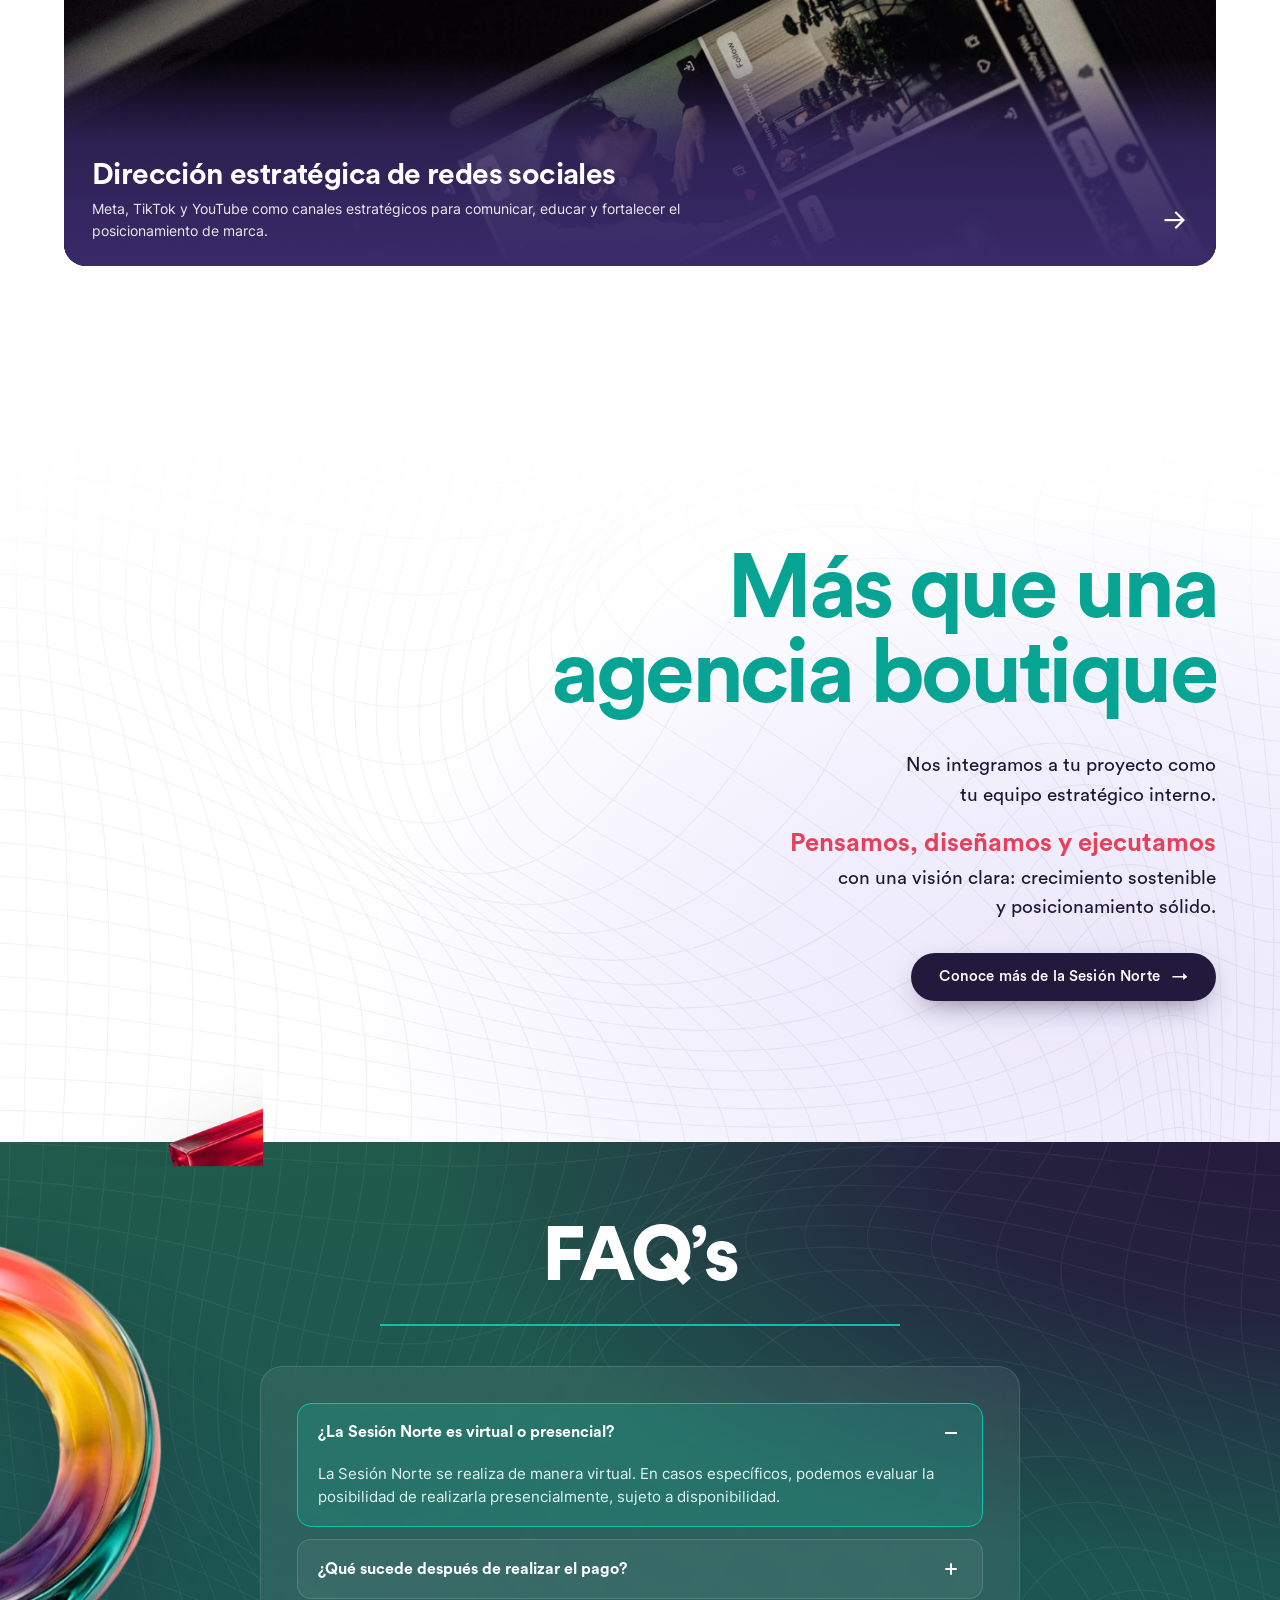
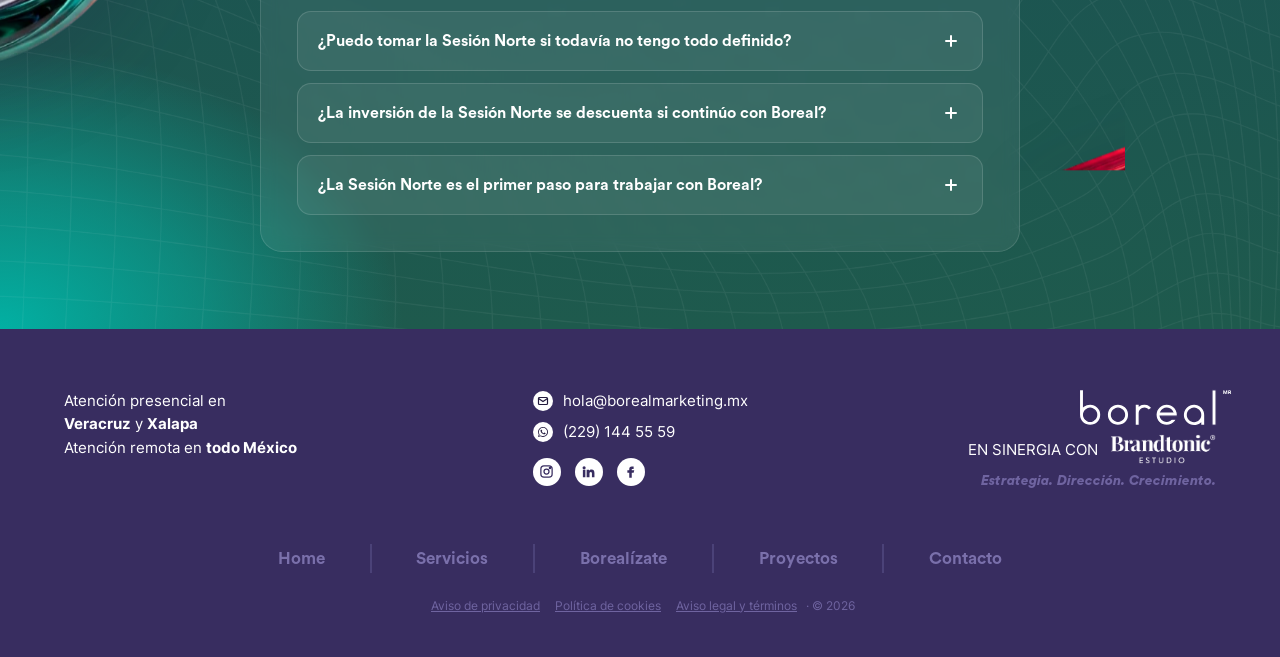
<file: servicios.html>
<!doctype html>
<html lang="es">
<head>
<!-- Google Tag Manager -->
<script>(function(w,d,s,l,i){w[l]=w[l]||[];w[l].push({'gtm.start':
new Date().getTime(),event:'gtm.js'});var f=d.getElementsByTagName(s)[0],
j=d.createElement(s),dl=l!='dataLayer'?'&l='+l:'';j.async=true;j.src=
'https://www.googletagmanager.com/gtm.js?id='+i+dl;f.parentNode.insertBefore(j,f);
})(window,document,'script','dataLayer','GTM-55ZZ7DF');</script>
<!-- End Google Tag Manager -->
<script>/* Pantallas de más de 1920 px: todo el sitio escala en proporción (se diseña a 1920 y se amplía) */
(function(){var r=document.documentElement;function f(){var z=Math.max(1,innerWidth/1920);r.style.zoom=z>1?z:'';r.style.setProperty('--z',z);r.classList.toggle('wide',z>1)}f();addEventListener('resize',f)})();</script>
<meta charset="utf-8">
<meta name="viewport" content="width=device-width,initial-scale=1">
<title>Servicios · Boreal Marketing Digital</title>
<meta name="description" content="Método Boreal: claridad, arquitectura de marca, lanzamiento y escalamiento. Consultoría, lanzamiento integral, mentorías, diseño web, campañas y redes sociales.">
<meta name="theme-color" content="#221a3d">
<link rel="icon" href="assets/fig/fullcolor.webp">
<link rel="stylesheet" href="css/styles.css?v=202610201115">
<!-- precarga de fotos para que no aparezcan de golpe al hacer scroll -->
<link rel="preload" as="image" href="assets/img/serv-norte.webp">
<link rel="preload" as="image" href="assets/img/serv-blueprint.webp">
<link rel="preload" as="image" href="assets/img/serv-lanzamiento.webp">
<link rel="preload" as="image" href="assets/img/serv-mentorias.webp">
<link rel="preload" as="image" href="assets/img/serv-web.webp">
<link rel="preload" as="image" href="assets/img/serv-campanas.webp">
<link rel="preload" as="image" href="assets/img/serv-redes.webp">
</head>
<body data-page="servicios" class="on-dark">
<!-- Google Tag Manager (noscript) -->
<noscript><iframe src="https://www.googletagmanager.com/ns.html?id=GTM-55ZZ7DF"
height="0" width="0" style="display:none;visibility:hidden"></iframe></noscript>
<!-- End Google Tag Manager (noscript) -->

<main>
  <!-- HERO -->
  <section class="phero dark mesh">
    <!-- prisma como el hero de Home: flota sin girar y pasa de desenfocado a enfocado -->
    <div class="phero__prism" aria-hidden="true" data-speed=".15"><div data-mouse="35"><img class="float-y" src="assets/fig/8.webp" alt=""></div></div>
    <div class="container phero__grid">
      <div>
        <h1 class="split"><small>Una ruta estratégica para</small><span class="c-gold">construir, lanzar y hacer crecer tu marca</span></h1>
        <p class="lead reveal" style="--d:.5s">A través de nuestro <b class="c-coral">Método Boreal</b> guiamos a cada marca <b class="c-teal">desde la claridad</b> estratégica <b class="c-teal">hasta la ejecución</b>, integrando las herramientas necesarias en cada etapa del proyecto.</p>
      </div>
      <div class="phero__side">
        <div class="phero__ring reveal reveal--scale" style="--d:.2s">
          <div data-mouse="-30" style="position:absolute;inset:0"><img src="assets/fig/aro-redondo.webp" alt="Anillo 3D de Boreal"></div>
        </div>
        <a href="#metodo" class="btn btn--ghost reveal" style="--d:.6s">Construyamos tu marca <span class="arr">→</span></a>
      </div>
    </div>
  </section>

  <!-- MÉTODO -->
  <section class="section method" id="metodo">
    <div class="method__badge reveal reveal--right">Método Boreal</div>
    <!-- prisma grande que se monta sobre la franja de abajo; gira apenas y se enfoca/desenfoca -->
    <div class="method__prism" aria-hidden="true" data-speed=".08"><div><img class="float" style="--r:-4deg;--dur:9s" src="assets/fig/6.webp" alt=""></div></div>
    <div class="container">
      <div class="phases">
        <div class="phase reveal" style="--d:0s"><span class="phase__n">Fase 1</span><h3>Claridad</h3><p>Diagnóstico, objetivos, cliente ideal, propuesta de valor y diferenciador.</p></div>
        <div class="phase reveal" style="--d:.15s"><span class="phase__n">Fase 2</span><h3>Arquitectura<br>de marca</h3><p>Mensaje, narrativa, identidad/experiencia, oferta y assets clave.</p></div>
        <div class="phase reveal" style="--d:.3s"><span class="phase__n">Fase 3</span><h3>Lanzamiento</h3><p>Plan por etapas, contenidos educativos, producción de piezas y ejecución.</p></div>
        <div class="phase reveal" style="--d:.45s"><span class="phase__n">Fase 4</span><h3>Escalamiento</h3><p>Optimización, medición, ajustes, campañas y crecimiento sostenido.</p></div>
      </div>
    </div>
  </section>

  <div class="band">
    <div class="container"><h2 class="split">Un equipo estratégico integral<br>para cada etapa de tu marca</h2></div>
  </div>

  <!-- NUESTROS SERVICIOS -->
  <section class="svc-head-sec">
    <div class="container svc-head">
      <div><p class="eyebrow reveal">Nuestros</p><h2 class="split">Servicios</h2></div>
      <img class="svc-head__ring" src="assets/fig/aro-dorado.webp" alt="">
    </div>
  </section>

  <!-- 01 -->
  <section class="block lav" id="consultoria">
    <div class="container">
      <div class="block__title reveal"><span class="block__num c-gold">01</span><h3 class="c-purple">Consultoría claridad estratégica<br>de marca y posicionamiento</h3></div>
      <div class="split2">
        <figure class="photo reveal reveal--clip" style="margin:0"><img src="assets/img/serv-norte.webp" alt="Sesión de trabajo estratégico sobre documentos" decoding="async"><figcaption>90 minutos diseñados para ayudarte a ordenar tu marca, entender qué necesita realmente tu negocio y definir el siguiente paso antes de invertir en diseño, publicidad o producción.</figcaption></figure>
        <div class="info r">
          <h4 class="reveal">Sesión Norte</h4>
          <div class="reveal" style="--d:.1s">
            <h5>¿Qué obtienes?</h5>
            <ul><li>Diagnóstico de marca, oferta y canales</li><li>Priorización de oportunidades</li><li>Ruta estratégica para los próximos 30 días</li><li>Recomendación del siguiente paso</li></ul>
            <h5>Ideal para:</h5>
            <p>Empresas que sienten que su comunicación está dispersa o no tienen claridad sobre cómo avanzar.</p>
            <span class="tag">Entregable: Hoja de ruta + resumen ejecutivo</span>
            <div class="inv"><small>INVERSIÓN</small>$6,500 <em>MXN</em></div>
            <a href="sesion-norte" class="btn btn--gold">Aplica para una sesión Norte <span class="arr">→</span></a>
          </div>
        </div>
      </div>

      <div class="split2" id="blueprint" style="margin-top:clamp(60px,calc(8 * var(--vw)),110px)">
        <div class="info">
          <h4 class="reveal">Blueprint Boreal</h4>
          <div class="reveal" style="--d:.1s">
            <p>Una consultoría estratégica intensiva para empresas que necesitan diferenciarse, ordenar su comunicación y construir una base sólida antes de invertir en diseño, campañas o desarrollo.</p>
            <h5>¿Qué desarrollamos?</h5>
            <ul><li>Auditoría de marca</li><li>Buyer Persona</li><li>Propuesta de valor</li><li>Arquitectura de oferta</li><li>Mensajes clave</li><li>Roadmap estratégico de 60–90 días</li></ul>
            <h5>Ideal para:</h5>
            <p>Marcas que buscan claridad estratégica y una hoja de ruta antes de ejecutar.</p>
            <a href="sesion-norte" class="btn btn--gold" style="margin-top:10px">Aplica para una sesión Norte <span class="arr">→</span></a>
          </div>
        </div>
        <div>
          <figure class="photo reveal reveal--clip" style="margin:0"><img src="assets/img/serv-blueprint.webp" alt="Análisis de gráficas y planeación" decoding="async"><figcaption class="r">Posicionamiento y ruta<br>2 a 3 semanas</figcaption></figure>
          <div style="text-align:right"><span class="tag reveal">Entregable: Documento estratégico + brief creativo + plan de acción</span></div>
        </div>
      </div>
    </div>
    <div class="fig" style="left:-60px;top:48%;width:150px" data-speed=".3"><img class="spin-slow" src="assets/fig/2.webp" alt=""></div>
  </section>

  <!-- 02 -->
  <section class="block" id="lanzamiento">
    <div class="fig" style="right:6%;top:60px;width:clamp(140px,calc(16 * var(--vw)),230px)" data-speed=".25"><img class="float" style="--r:-25deg" src="assets/fig/5.webp" alt=""></div>
    <div class="container">
      <div class="block__title reveal"><span class="block__num c-teal">02</span><h3 class="c-coral">Lanzamiento integral<br>de marca y producto</h3></div>
      <div class="split2">
        <figure class="photo reveal reveal--clip" style="margin:0;aspect-ratio:4/3.2"><img src="assets/img/serv-lanzamiento.webp" alt="Productos Coboxin, caso de lanzamiento" decoding="async"></figure>
        <div class="info r reveal">
          <h5 style="margin-top:0">Acompañamiento de 8 a 12 semanas*</h5>
          <p>Nuestro servicio premium para empresas que buscan lanzar o relanzar una marca, producto o servicio mediante una estrategia integral y una ejecución coordinada.</p>
          <h5>Ideal para:</h5>
          <p>Empresas que quieren llegar al mercado con una propuesta sólida, diferenciada y respaldada por una estrategia profesional.</p>
          <p style="font-size:13px">*Se requiere forzosamente pasar por la sesión Norte.</p>
          <ul class="ticks">
            <li>Claridad estratégica</li><li>Arquitectura de marca</li><li>Preparación de canales</li><li>Producción de contenido</li><li>Dirección creativa</li><li>Activación digital</li><li>Acompañamiento durante el lanzamiento</li>
          </ul>
        </div>
      </div>
      <div class="split2" style="margin-top:30px;align-items:center">
        <span class="tag tag--coral reveal" style="justify-self:start">Entregable: Plan estratégico de lanzamiento + activos de marca + dirección y acompañamiento durante la ejecución.</span>
        <div style="text-align:right" class="reveal"><a href="contacto?servicio=lanzamiento" class="btn btn--teal">Aplicar para Lanzamiento Integral <span class="arr">→</span></a></div>
      </div>
    </div>
  </section>

  <!-- 03 -->
  <section class="block" id="mentorias" style="padding-top:0">
    <div class="fig fig--blur" style="left:46%;top:36%;width:120px" data-speed=".4"><img class="float" style="--r:60deg" src="assets/fig/8.webp" alt=""></div>
    <div class="container">
      <div class="split2">
        <div>
          <div class="block__title reveal" style="margin-bottom:20px"><span class="block__num c-purple">03</span><h3 class="c-gold">Mentorías personalizadas<br><span class="c-purple">1:1 y grupales</span></h3></div>
          <p class="reveal">Acompañamiento estratégico para empresarios y equipos que quieren lanzar un producto o servicio con orden y enfoque, sin improvisar.</p>
          <p class="reveal muted">Ideal si tienes un negocio en marcha y necesitas dirección senior para llevar tu lanzamiento al siguiente nivel.</p>
        </div>
        <figure class="photo reveal reveal--clip" style="margin:0"><img src="assets/img/serv-mentorias.webp" alt="Sesión de mentoría con libros y notas" decoding="async"></figure>
      </div>
      <div class="mentor">
        <div class="mentor__card reveal">
          <h4>Mentorías 1:1</h4>
          <h5>Para quién:</h5><p>Equipo con capacidad de ejecutar, pero que necesita dirección senior y control de calidad.</p>
          <h5>Formato:</h5><p>4 a 8 sesiones (semanales o quincenales).</p>
          <h5>Incluye:</h5><p>Revisión de avances, feedback sobre piezas, ajustes estratégicos, checklist por etapa.</p>
          <a href="contacto?servicio=mentorias" class="btn">Me interesa Mentoría 1:1 <span class="arr">→</span></a>
        </div>
        <div class="mentor__card reveal" style="--d:.15s">
          <h4>Mentoría grupal</h4>
          <h5>Para quién:</h5><p>Emprendedores/empresas pequeñas que quieren método y acompañamiento, sin contratar un servicio integral.</p>
          <h5>Formato:</h5><p>4 a 6 semanas.</p>
          <h5>Incluye:</h5><p>Sesiones en vivo + plantillas + revisión de entregables clave.</p>
          <a href="contacto?servicio=mentorias" class="btn">Me interesa Mentoría grupal <span class="arr">→</span></a>
        </div>
      </div>
    </div>
  </section>

  <!-- ACCIÓN -->
  <section class="action" id="accion">
    <div class="container action__grid">
      <p class="action__label reveal">De la estrategia<br>a la acción</p>
      <p class="action__text reveal" style="--d:.1s">Convertimos la estrategia en acciones concretas, integrando las <b>soluciones digitales que cada proyecto necesita</b> para avanzar, posicionarse y crecer.</p>
    </div>
  </section>
  <section class="section" style="padding-top:clamp(50px,calc(6.7 * var(--vw)),96px)">
    <div class="container tiles">
      <a href="contacto?servicio=web" class="tile reveal" style="--tint:#0e4a3d"><img src="assets/img/serv-web.webp" alt="" decoding="async"><div class="tile__body"><div><h4>Diseño web profesional</h4><p>Experiencias digitales diseñadas para comunicar, posicionar y convertir.</p></div><span class="arr">→</span></div></a>
      <a href="contacto?servicio=campanas" class="tile reveal" style="--tint:#7a2140"><img src="assets/img/serv-campanas.webp" alt="" decoding="async"><div class="tile__body"><div><h4>Gestión de campañas digitales</h4><p>Meta Ads, TikTok Ads, Google Ads, Amazon Ads y Mercado Libre Ads para generar demanda y oportunidades de negocio.</p></div><span class="arr">→</span></div></a>
      <a href="contacto?servicio=redes" class="tile reveal" style="--tint:#3a2a6a"><img src="assets/img/serv-redes.webp" alt="" decoding="async" style="object-position:50% 90%"><div class="tile__body"><div><h4>Dirección estratégica de redes sociales</h4><p>Meta, TikTok y YouTube como canales estratégicos para comunicar, educar y fortalecer el posicionamiento de marca.</p></div><span class="arr">→</span></div></a>
    </div>
  </section>

  <!-- BOUTIQUE -->
  <section class="section boutique">
    <!-- prismas 60% más grandes, por encima de las secciones vecinas, con enfoque/desenfoque -->
    <div class="fig fx" style="left:3%;top:-70px;width:320px;--fd:8s;--fdl:0s" data-speed=".2"><div data-mouse="-30"><img class="float" style="--r:-10deg" src="assets/fig/7.webp" alt=""></div></div>
    <div class="fig fx" style="left:10%;bottom:-90px;width:288px;--fd:9s;--fdl:-4s" data-speed=".12"><div data-mouse="30"><img class="float" style="--r:60deg;--dur:11s" src="assets/fig/7.webp" alt=""></div></div>
    <div class="container">
      <h2 class="split">Más que una<br>agencia boutique</h2>
      <div class="reveal" style="margin-top:34px">
        <p>Nos integramos a tu proyecto como<br>tu equipo estratégico interno.</p>
        <p class="hl">Pensamos, diseñamos y ejecutamos</p>
        <p>con una visión clara: crecimiento sostenible<br>y posicionamiento sólido.</p>
        <a href="sesion-norte" class="btn btn--night" style="margin-top:30px">Conoce más de la Sesión Norte <span class="arr">→</span></a>
      </div>
    </div>
  </section>

  <!-- FAQ -->
  <section class="section faq mesh">
    <div class="fig faq__ring" data-speed=".08"><img class="spin-slow" src="assets/fig/aro-redondo.webp" alt=""></div>
    <div class="fig fx faq__purple" style="--fd:9s;--fdl:-2s" data-speed=".1"><div><img class="float" style="--r:0deg" src="assets/fig/8.webp" alt=""></div></div>
    <div class="fig fx" style="right:-60px;top:52%;width:350px;--fd:7s;--fdl:-5s" data-speed=".2"><div><img class="float" style="--r:0deg;--dur:8s" src="assets/fig/7.webp" alt=""></div></div>
    <div class="fig fx" style="left:1%;bottom:3%;width:290px;--fd:10s;--fdl:-1s" data-speed=".2"><div><img class="float" style="--r:0deg;--dur:12s" src="assets/fig/5.webp" alt=""></div></div>
    <div class="container">
      <h2 class="reveal">FAQ’s</h2>
      <div class="faq__box reveal" style="--d:.1s">
        <div class="acc" data-single>
          <div class="acc__item open"><button class="acc__q" aria-expanded="true">¿La Sesión Norte es virtual o presencial?<span class="acc__icon"></span></button><div class="acc__a"><div><p>La Sesión Norte se realiza de manera virtual. En casos específicos, podemos evaluar la posibilidad de realizarla presencialmente, sujeto a disponibilidad.</p></div></div></div>
          <div class="acc__item"><button class="acc__q" aria-expanded="false">¿Qué sucede después de realizar el pago?<span class="acc__icon"></span></button><div class="acc__a"><div><p>Recibes confirmación inmediata y podrás elegir el día y horario de tu sesión directamente en nuestro calendario.</p></div></div></div>
          <div class="acc__item"><button class="acc__q" aria-expanded="false">¿Puedo tomar la Sesión Norte si todavía no tengo todo definido?<span class="acc__icon"></span></button><div class="acc__a"><div><p>Sí. La sesión está pensada justamente para ordenar ideas, detectar prioridades y darte claridad sobre el siguiente paso.</p></div></div></div>
          <div class="acc__item"><button class="acc__q" aria-expanded="false">¿La inversión de la Sesión Norte se descuenta si continúo con Boreal?<span class="acc__icon"></span></button><div class="acc__a"><div><p>Escríbenos para conocer las condiciones vigentes al contratar un proyecto con Boreal después de tu sesión.</p></div></div></div>
          <div class="acc__item"><button class="acc__q" aria-expanded="false">¿La Sesión Norte es el primer paso para trabajar con Boreal?<span class="acc__icon"></span></button><div class="acc__a"><div><p>Sí. Para proyectos y cotizaciones iniciamos con la Sesión Norte: es la forma más rápida y efectiva de definir prioridades y tomar decisiones con claridad.</p></div></div></div>
        </div>
      </div>
    </div>
  </section>
</main>

<script src="js/main.js?v=202610201115"></script>
</body>
</html>
</file>
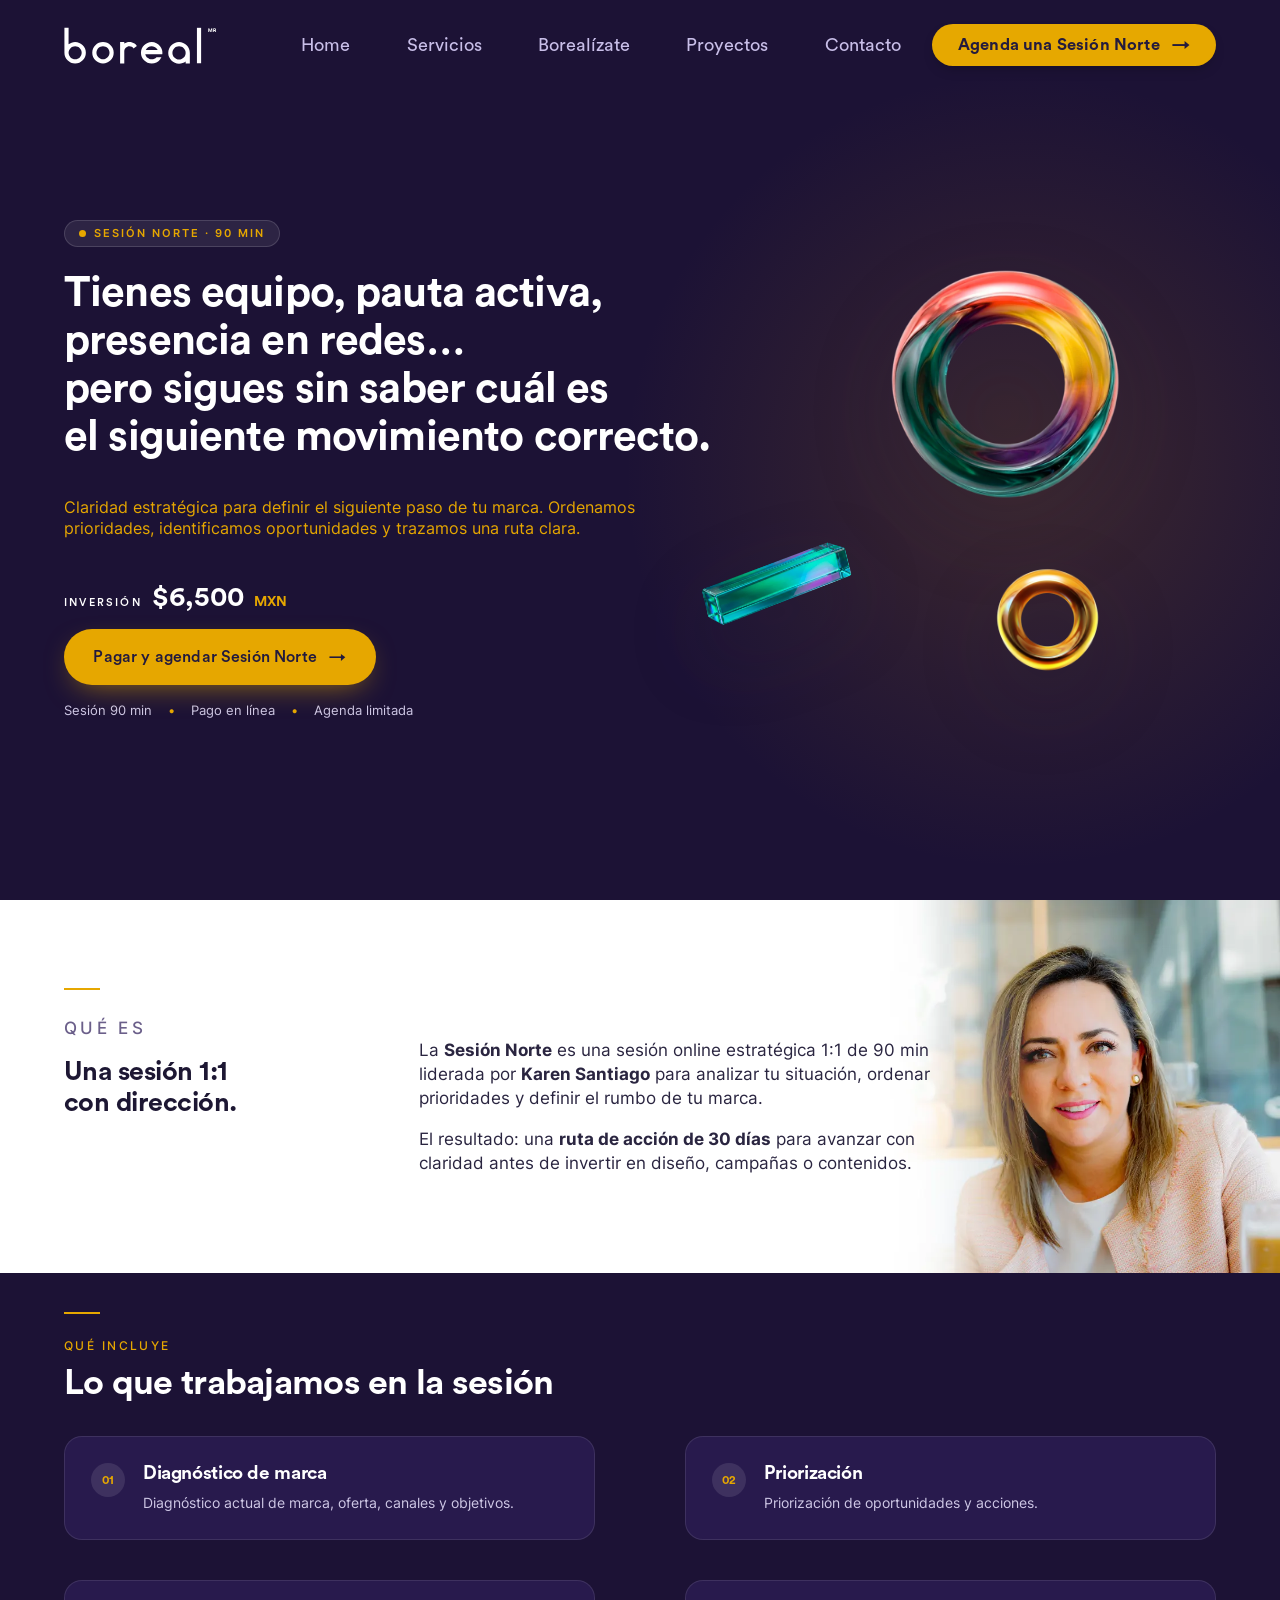
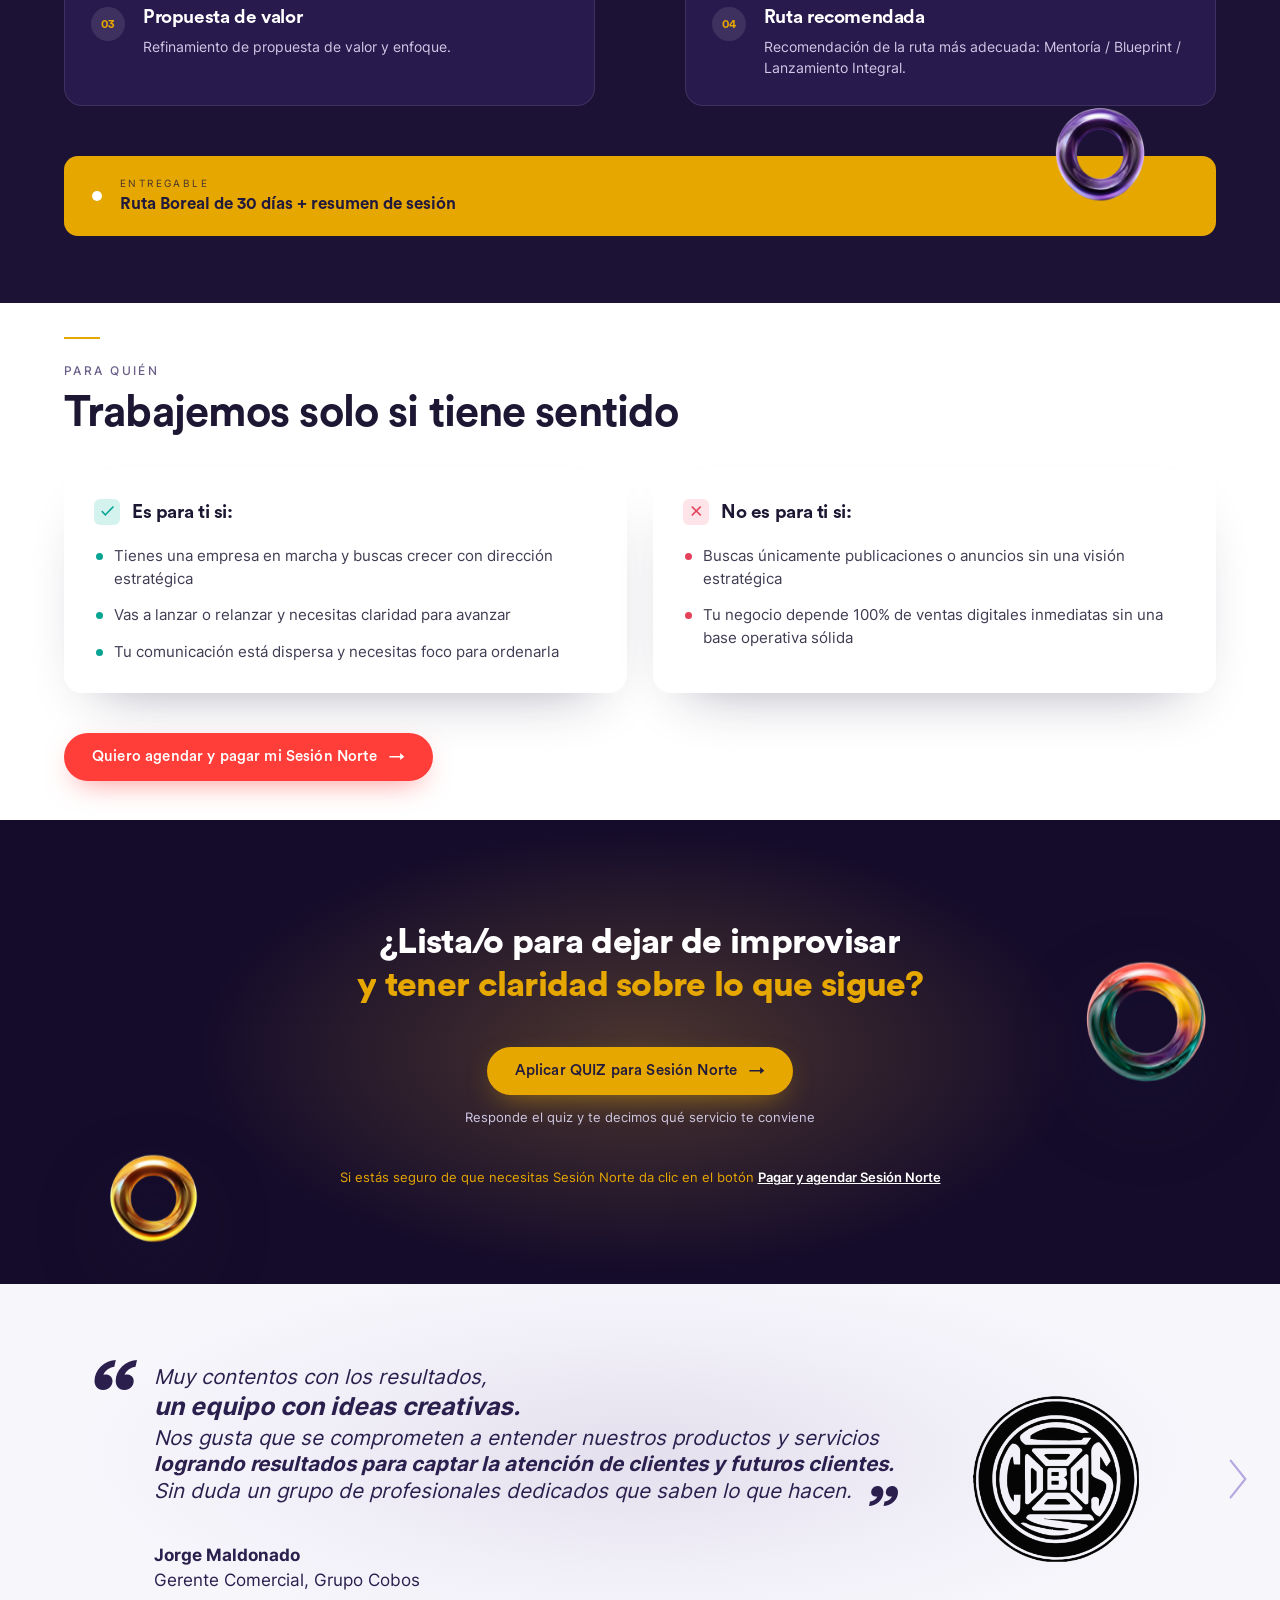
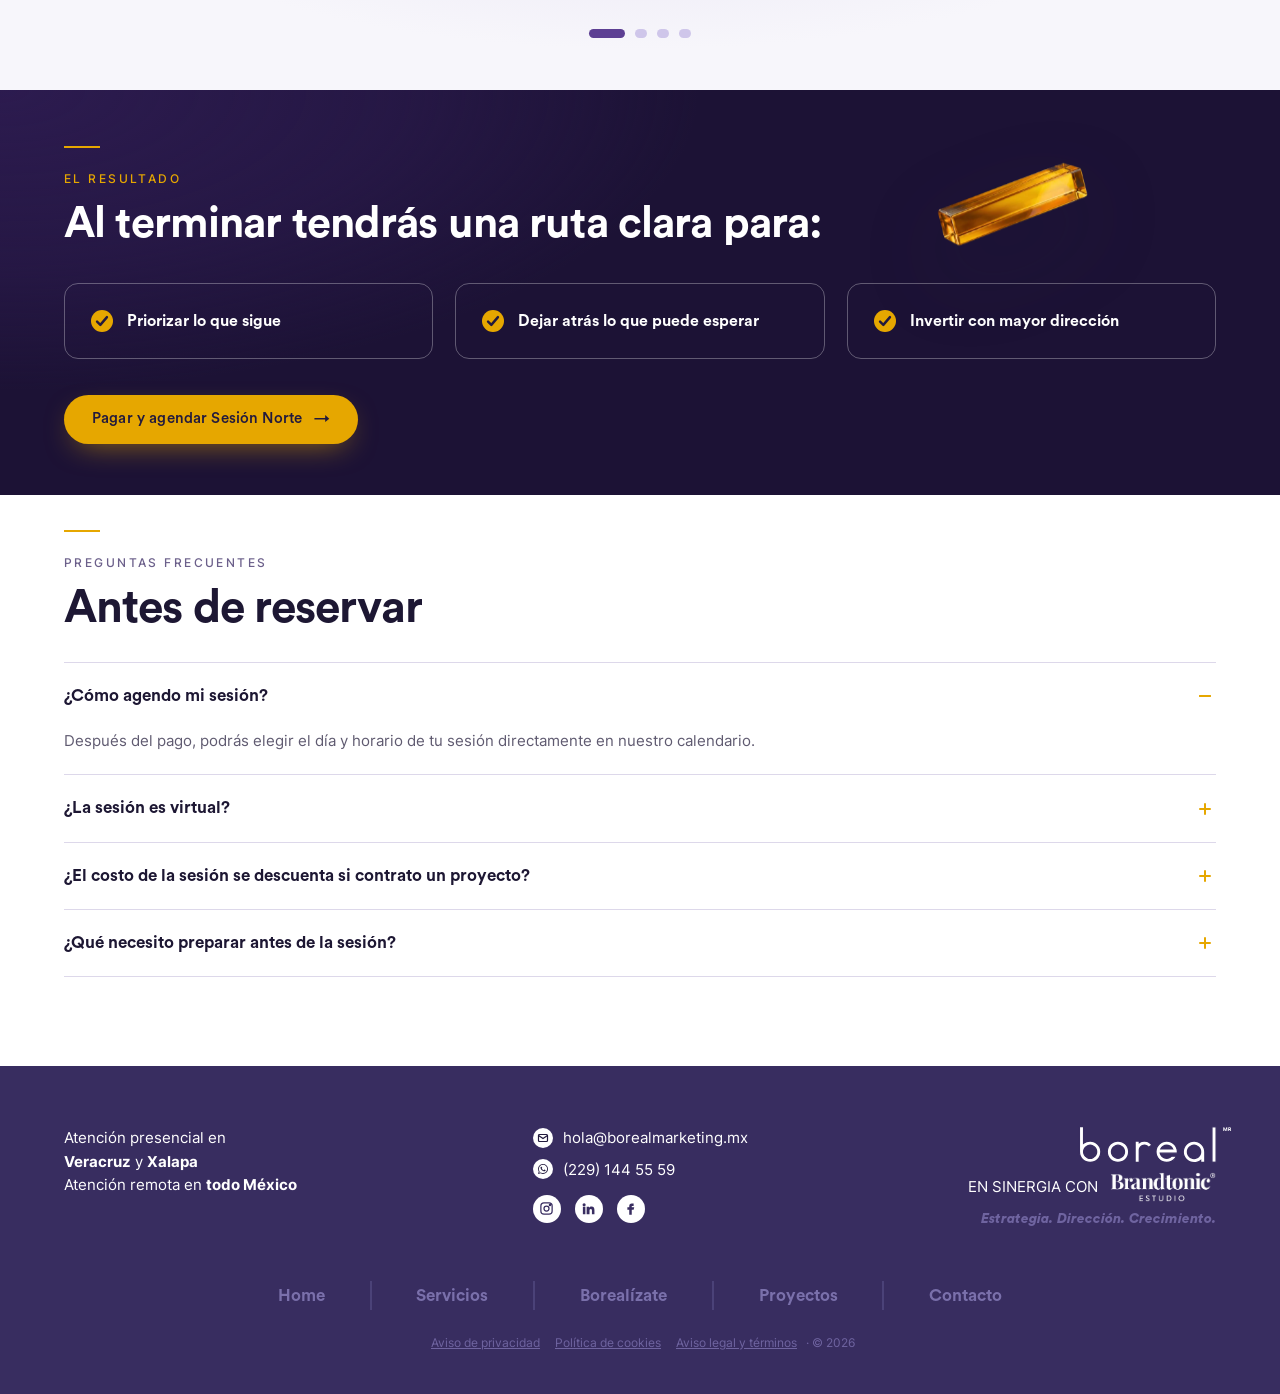
<file: sesion-norte.html>
<!doctype html>
<html lang="es">
<head>
<!-- Google Tag Manager -->
<script>(function(w,d,s,l,i){w[l]=w[l]||[];w[l].push({'gtm.start':
new Date().getTime(),event:'gtm.js'});var f=d.getElementsByTagName(s)[0],
j=d.createElement(s),dl=l!='dataLayer'?'&l='+l:'';j.async=true;j.src=
'https://www.googletagmanager.com/gtm.js?id='+i+dl;f.parentNode.insertBefore(j,f);
})(window,document,'script','dataLayer','GTM-55ZZ7DF');</script>
<!-- End Google Tag Manager -->
<script>/* Pantallas de más de 1920 px: todo el sitio escala en proporción (se diseña a 1920 y se amplía) */
(function(){var r=document.documentElement;function f(){var z=Math.max(1,innerWidth/1920);r.style.zoom=z>1?z:'';r.style.setProperty('--z',z);r.classList.toggle('wide',z>1)}f();addEventListener('resize',f)})();</script>
<meta charset="utf-8">
<meta name="viewport" content="width=device-width,initial-scale=1">
<title>Sesión Norte · Boreal Marketing Digital</title>
<meta name="description" content="Sesión estratégica 1:1 de 90 minutos con Karen Santiago. Claridad para definir el siguiente paso de tu marca. Inversión $6,500 MXN.">
<meta name="theme-color" content="#16102b">
<link rel="icon" href="assets/fig/fullcolor.webp">
<link rel="stylesheet" href="css/styles.css?v=202610201115">
</head>
<body data-page="sesion" class="on-dark">
<!-- Google Tag Manager (noscript) -->
<noscript><iframe src="https://www.googletagmanager.com/ns.html?id=GTM-55ZZ7DF"
height="0" width="0" style="display:none;visibility:hidden"></iframe></noscript>
<!-- End Google Tag Manager (noscript) -->

<main>
  <!-- HERO -->
  <section class="shero">
    <div class="fig sn-ring" data-speed=".08"><div data-mouse="-30"><img class="spin-slow" src="assets/fig/aro-redondo.webp" alt=""></div></div>
    <div class="fig sn-gold" data-speed=".15"><div data-mouse="50"><img class="spin-slow" src="assets/fig/aro-dorado.webp" alt=""></div></div>
    <div class="fig fx sn-teal" style="--fd:8s;--fdl:-2s" data-speed=".2"><div data-mouse="70"><img class="float" style="--r:0deg;--dur:8s" src="assets/fig/5.webp" alt=""></div></div>
    <div class="container" style="position:relative;z-index:2">
      <span class="pill reveal">Sesión Norte · 90 min</span>
      <h1 class="split">Tienes equipo, pauta activa,<br class="br-d"> presencia en redes…<br class="br-d"> pero sigues sin saber cuál es<br class="br-d"> el siguiente movimiento correcto.</h1>
      <p class="lead reveal" style="--d:.6s">Claridad estratégica para definir el siguiente paso de tu marca. Ordenamos prioridades, identificamos oportunidades y trazamos una ruta clara.</p>
      <div class="reveal" style="--d:.7s">
        <div class="inv" style="margin:0 0 18px"><small>INVERSIÓN</small>$6,500 <em>MXN</em></div>
        <a href="contacto?servicio=norte" class="btn btn--gold">Pagar y agendar Sesión Norte <span class="arr">→</span></a>
        <div class="meta"><span>Sesión 90 min</span><span>Pago en línea</span><span>Agenda limitada</span></div>
      </div>
    </div>
  </section>

  <!-- QUÉ ES -->
  <section class="what">
    <div class="container what__grid">
      <div class="reveal"><p class="eyebrow eyebrow--stack">Qué es</p><h2>Una sesión 1:1<br>con dirección.</h2></div>
      <div class="reveal" style="--d:.1s">
        <p>La <b>Sesión Norte</b> es una sesión online estratégica 1:1 de 90 min liderada por <b>Karen Santiago</b> para analizar tu situación, ordenar prioridades y definir el rumbo de tu marca.</p>
        <p>El resultado: una <b>ruta de acción de 30 días</b> para avanzar con claridad antes de invertir en diseño, campañas o contenidos.</p>
      </div>
    </div>
    <figure class="what__img reveal reveal--clip"><img src="assets/img/karen-sesion.webp" alt="Karen Santiago sonriendo en su escritorio"></figure>
  </section>

  <!-- INCLUYE -->
  <section class="dark incl">
    <div class="container">
      <p class="eyebrow eyebrow--stack reveal">Qué incluye</p>
      <h2 class="split">Lo que trabajamos en la sesión</h2>
      <div class="incl__grid">
        <div class="icard reveal"><span class="icard__n">01</span><div><h4>Diagnóstico de marca</h4><p>Diagnóstico actual de marca, oferta, canales y objetivos.</p></div></div>
        <div class="icard reveal" style="--d:.1s"><span class="icard__n">02</span><div><h4>Priorización</h4><p>Priorización de oportunidades y acciones.</p></div></div>
        <div class="icard reveal" style="--d:.2s"><span class="icard__n">03</span><div><h4>Propuesta de valor</h4><p>Refinamiento de propuesta de valor y enfoque.</p></div></div>
        <div class="icard reveal" style="--d:.3s"><span class="icard__n">04</span><div><h4>Ruta recomendada</h4><p>Recomendación de la ruta más adecuada: Mentoría / Blueprint / Lanzamiento Integral.</p></div></div>
      </div>
      <div class="deliv-bar reveal"><div><small>Entregable</small><b>Ruta Boreal de 30 días + resumen de sesión</b></div><img src="assets/fig/1.webp" alt=""></div>
    </div>
  </section>

  <!-- PARA QUIÉN -->
  <section class="section fit">
    <div class="container">
      <p class="eyebrow eyebrow--stack reveal">Para quién</p>
      <h2 class="split">Trabajemos solo si tiene sentido</h2>
      <div class="fit__grid">
        <div class="fcard fcard--y reveal reveal--left"><h4><i>✓</i>Es para ti si:</h4><ul>
          <li>Tienes una empresa en marcha y buscas crecer con dirección estratégica</li>
          <li>Vas a lanzar o relanzar y necesitas claridad para avanzar</li>
          <li>Tu comunicación está dispersa y necesitas foco para ordenarla</li></ul></div>
        <div class="fcard fcard--n reveal reveal--right"><h4><i>✕</i>No es para ti si:</h4><ul>
          <li>Buscas únicamente publicaciones o anuncios sin una visión estratégica</li>
          <li>Tu negocio depende 100% de ventas digitales inmediatas sin una base operativa sólida</li></ul></div>
      </div>
      <a href="contacto?servicio=norte" class="btn btn--red reveal" style="margin-top:40px">Quiero agendar y pagar mi Sesión Norte <span class="arr">→</span></a>
    </div>
  </section>

  <!-- QUIZ CTA -->
  <section class="section cta-dark">
    <div class="fig cta-ring" data-speed=".2"><img class="spin-slow" src="assets/fig/aro-redondo.webp" alt=""></div>
    <div class="fig cta-gold" data-speed=".15"><img class="spin-slow" src="assets/fig/aro-dorado.webp" alt=""></div>
    <div class="container">
      <h2 class="split">¿Lista/o para dejar de improvisar <span>y tener claridad sobre lo que sigue?</span></h2>
      <div class="reveal" style="margin-top:40px">
        <button class="btn btn--gold" data-quiz>Aplicar QUIZ para Sesión Norte <span class="arr">→</span></button>
        <p class="small">Responde el quiz y te decimos qué servicio te conviene</p>
        <p class="fine">Si estás seguro de que necesitas Sesión Norte da clic en el botón <a href="contacto?servicio=norte">Pagar y agendar Sesión Norte</a></p>
      </div>
    </div>
  </section>

  <!-- TESTIMONIO: mismo slider que Home, en versión clara -->
  <section class="sn-testi">
    <div class="quote-slider quote-slider--light reveal" data-tslider>
      <div class="quote">
        <div class="container quote__wrap">
          <button class="quote__arrow quote__arrow--prev" aria-label="Testimonio anterior"><svg viewBox="0 0 24 48" fill="none" stroke="currentColor" stroke-width="2.4" stroke-linecap="round" stroke-linejoin="round"><path d="M20 4 4 24l16 20"/></svg></button>
          <div class="quote__viewport">
            <div class="quote__track">
            <article class="quote__slide">
              <div>
                <blockquote>Muy contentos con los resultados, <span class="big">un equipo con ideas creativas.</span>Nos gusta que se comprometen a entender nuestros productos y servicios <strong>logrando resultados para captar la atención de clientes y futuros clientes.</strong> Sin duda un grupo de profesionales dedicados que saben lo que hacen.<span class="q-close">”</span></blockquote>
                <cite><b>Jorge Maldonado</b>Gerente Comercial, Grupo Cobos</cite>
              </div>
              <span class="quote__logo quote__logo--mask" role="img" aria-label="Grupo Cobos" style="-webkit-mask-image:url(assets/testimonios/logo-cobos.webp);mask-image:url(assets/testimonios/logo-cobos.webp);--ar:1/1;--lw:clamp(120px,calc(13 * var(--vw)),190px)"></span>
            </article>
            <article class="quote__slide">
              <div>
                <blockquote>He trabajado con Boreal por más de 4 años por lo que es una agencia que puedo recomendar ampliamente. En mi caso, <strong>su trabajo se sustenta en bases estratégicas que guían la ejecución de comunicación</strong>, no sólo se trata de manejo de redes "bonitas" sino efectivas que conectan con clientes potenciales. Karen como líder junto con su equipo han logrado destacar como agencia estratégica de marketing en Veracruz.<span class="q-close">”</span></blockquote>
                <cite><b>Paola Delgado</b>Co-Directora, Raffaello &amp; Laura</cite>
              </div>
              <span class="quote__logo quote__logo--mask" role="img" aria-label="Raffaello & Laura Trattoria" style="-webkit-mask-image:url(assets/testimonios/logo-raffaello.webp);mask-image:url(assets/testimonios/logo-raffaello.webp);--ar:840/451;--lw:clamp(150px,calc(15 * var(--vw)),220px)"></span>
            </article>
            <article class="quote__slide">
              <div>
                <blockquote>Muy profesionales, me armaron toda identidad de mi empresa desde el diseño de la marca hasta la creación de la página web. <strong>Cumplieron con todo lo prometido y fueron muy pacientes con mis tiempos</strong> de entrega. ¡Muchas gracias Boreal!<span class="q-close">”</span></blockquote>
                <cite><b>Dionisio Cos Malpica</b>Director, Dagsa Logistics</cite>
              </div>
              <span class="quote__logo quote__logo--mask" role="img" aria-label="Dagsa Logistics" style="-webkit-mask-image:url(assets/testimonios/logo-dagsa.webp);mask-image:url(assets/testimonios/logo-dagsa.webp);--ar:976/396;--lw:clamp(160px,calc(16 * var(--vw)),230px)"></span>
            </article>
            <article class="quote__slide">
              <div>
                <blockquote>Llevo trabajando con Boreal más de 10 años, y ha <strong>cumplido con todas mis expectativas, es una empresa comprometida y muy actualizada, va a la vanguardia</strong>; trabajar con ellos me deja siempre una muy buena experiencia y no dudo en recomendarla ampliamente, pone atención a tus peticiones y siempre está siendo proactiva en proponerte nuevas ideas.<span class="q-close">”</span></blockquote>
                <cite><b>Dra. Maribel Cobela</b>Directora, Stetic Dental Clinic Playa</cite>
              </div>
              <span class="quote__logo quote__logo--mask" role="img" aria-label="Stetic Dental Clinic" style="-webkit-mask-image:url(assets/testimonios/logo-stetic.webp);mask-image:url(assets/testimonios/logo-stetic.webp);--ar:1051/568;--lw:clamp(150px,calc(15 * var(--vw)),220px)"></span>
            </article>
            </div>
          </div>
          <button class="quote__arrow quote__arrow--next" aria-label="Siguiente testimonio"><svg viewBox="0 0 24 48" fill="none" stroke="currentColor" stroke-width="2.4" stroke-linecap="round" stroke-linejoin="round"><path d="M4 4l16 20L4 44"/></svg></button>
        </div>
      </div>
      <div class="dots light-dots quote__dots"></div>
    </div>
  </section>

  <!-- RESULTADO -->
  <section class="section dark outcome">
    <div class="fig fx outcome__prism" style="--fd:9s;--fdl:-3s" data-speed=".1"><div><img class="float" style="--r:-12deg" src="assets/fig/6.webp" alt=""></div></div>
    <div class="container">
      <p class="eyebrow eyebrow--stack reveal">El resultado</p>
      <h2 class="split">Al terminar tendrás una ruta clara para:</h2>
      <div class="outcome__grid">
        <div class="ocard reveal">Priorizar lo que sigue</div>
        <div class="ocard reveal" style="--d:.1s">Dejar atrás lo que puede esperar</div>
        <div class="ocard reveal" style="--d:.2s">Invertir con mayor dirección</div>
      </div>
      <a href="contacto?servicio=norte" class="btn btn--gold reveal">Pagar y agendar Sesión Norte <span class="arr">→</span></a>
    </div>
  </section>

  <!-- FAQ -->
  <section class="section faq2">
    <div class="container">
      <p class="eyebrow eyebrow--stack reveal">Preguntas frecuentes</p>
      <h2 class="split">Antes de reservar</h2>
      <div class="acc reveal" data-single>
        <div class="acc__item open"><button class="acc__q" aria-expanded="true">¿Cómo agendo mi sesión?<span class="acc__icon"></span></button><div class="acc__a"><div><p>Después del pago, podrás elegir el día y horario de tu sesión directamente en nuestro calendario.</p></div></div></div>
        <div class="acc__item"><button class="acc__q" aria-expanded="false">¿La sesión es virtual?<span class="acc__icon"></span></button><div class="acc__a"><div><p>Sí, la Sesión Norte se realiza en línea. En casos específicos podemos evaluar realizarla presencialmente en Veracruz o Xalapa, sujeto a disponibilidad.</p></div></div></div>
        <div class="acc__item"><button class="acc__q" aria-expanded="false">¿El costo de la sesión se descuenta si contrato un proyecto?<span class="acc__icon"></span></button><div class="acc__a"><div><p>Escríbenos para conocer las condiciones vigentes al continuar con un proyecto de Boreal después de tu sesión.</p></div></div></div>
        <div class="acc__item"><button class="acc__q" aria-expanded="false">¿Qué necesito preparar antes de la sesión?<span class="acc__icon"></span></button><div class="acc__a"><div><p>Ten a la mano información básica de tu marca, oferta, canales actuales y los objetivos que quieres alcanzar. No necesitas tener todo definido.</p></div></div></div>
      </div>
    </div>
  </section>
</main>

<!-- QUIZ -->
<div class="modal" id="quiz" role="dialog" aria-modal="true" aria-labelledby="quiz-t">
  <div class="modal__bg" data-close></div>
  <div class="modal__box">
    <button class="modal__x" data-close aria-label="Cerrar">×</button>
    <div class="quiz"></div>
  </div>
</div>

<script src="js/main.js?v=202610201115"></script>
</body>
</html>
</file>
<file: css/styles.css>
:root{--z:1;--vw:calc(1vw / var(--z));--vh:calc(1vh / var(--z))}
/* =========================================================
   BOREAL · Marketing Digital — estilos globales
   ========================================================= */

/* ---------- Tipografías ---------- */
@font-face{font-family:"Circular";src:url(../assets/fonts/CircularStd-Book.otf) format("opentype");font-weight:400;font-display:swap}
@font-face{font-family:"Circular";src:url(../assets/fonts/CircularStd-BookItalic.otf) format("opentype");font-weight:400;font-style:italic;font-display:swap}
@font-face{font-family:"Circular";src:url(../assets/fonts/CircularStd-Medium.otf) format("opentype");font-weight:500;font-display:swap}
@font-face{font-family:"Circular";src:url(../assets/fonts/CircularStd-MediumItalic.otf) format("opentype");font-weight:500;font-style:italic;font-display:swap}
@font-face{font-family:"Circular";src:url(../assets/fonts/CircularStd-Bold.otf) format("opentype");font-weight:700;font-display:swap}
@font-face{font-family:"Circular";src:url(../assets/fonts/CircularStd-Black.otf) format("opentype");font-weight:900;font-display:swap}
@font-face{font-family:"Circular";src:url(../assets/fonts/CircularStd-BlackItalic.otf) format("opentype");font-weight:900;font-style:italic;font-display:swap}
@font-face{font-family:"Inter";src:url(../assets/fonts/Inter-Light.ttf) format("truetype");font-weight:300;font-display:swap}
@font-face{font-family:"Inter";src:url(../assets/fonts/Inter-Regular.ttf) format("truetype");font-weight:400;font-display:swap}
@font-face{font-family:"Inter";src:url(../assets/fonts/Inter-Medium.ttf) format("truetype");font-weight:500;font-display:swap}
@font-face{font-family:"Inter";src:url(../assets/fonts/Inter-SemiBold.ttf) format("truetype");font-weight:600;font-display:swap}
@font-face{font-family:"Inter";src:url(../assets/fonts/Inter-Bold.ttf) format("truetype");font-weight:700;font-display:swap}

/* ---------- Tokens ---------- */
:root{
  --night:#221a3d;
  --night-2:#2c2250;
  --night-3:#16102b;
  --footer:#382d60;
  --purple:#5d3f93;
  --purple-soft:#9a89c4;
  --lavender:#f3f1fa;
  --lilac:#e7e2f5;
  --gold:#e6a700;
  --gold-2:#f5bd1f;
  --coral:#e5415a;
  --coral-2:#f0364c;
  --teal:#07a393;
  --teal-2:#0cc2ae;
  --ink:#1d1733;
  --muted:#5f5a70;
  --white:#fff;
  --radius:22px;
  --radius-sm:12px;
  --ease:cubic-bezier(.22,1,.36,1);
  --ease-in-out:cubic-bezier(.76,0,.24,1);
  --gutter:clamp(16px,calc(5 * var(--vw)),80px);
  --max:1280px;
  --head:"Circular","Inter",system-ui,sans-serif;
  --body:"Inter",system-ui,sans-serif;
}

*,*::before,*::after{box-sizing:border-box}
html{overflow-x:hidden;overflow-x:clip;scroll-behavior:smooth;-webkit-text-size-adjust:100%}
body{margin:0;font-family:var(--body);color:var(--ink);background:var(--white);line-height:1.55;overflow-x:clip;-webkit-font-smoothing:antialiased}
img{max-width:100%;display:block}
a{color:inherit;text-decoration:none}
button{font:inherit;cursor:pointer;border:0;background:none;color:inherit}
h1,h2,h3,h4{font-family:var(--head);line-height:1.05;margin:0;letter-spacing:-.02em}
p{margin:0 0 1em}
::selection{background:var(--gold);color:var(--night)}

.container{width:100%;max-width:calc(var(--max) + 2 * var(--gutter));margin-inline:auto;padding-inline:var(--gutter)}
.section{position:relative;padding-block:clamp(72px,calc(11 * var(--vw)),150px);overflow:hidden}
.dark{background:var(--night);color:#fff}
.dark .muted{color:#bdb4d8}
.lav{background:var(--lavender)}
.muted{color:var(--muted)}
.c-gold{color:var(--gold)}.c-coral{color:var(--coral)}.c-teal{color:var(--teal)}.c-purple{color:var(--purple)}.c-lilac{color:var(--purple-soft)}
.t-center{text-align:center}
.sr-only{position:absolute;width:1px;height:1px;overflow:hidden;clip:rect(0 0 0 0);white-space:nowrap}

/* Textura de malla */
.mesh::before{content:"";position:absolute;inset:0;background:url(../assets/fig/textura.webp) center/cover no-repeat;opacity:.18;pointer-events:none;animation:meshDrift 30s ease-in-out infinite alternate}
.mesh>*{position:relative;z-index:1}
@keyframes meshDrift{from{transform:scale(1.05) translate3d(0,0,0)}to{transform:scale(1.18) translate3d(-2%,2%,0)}}

/* ---------- Eyebrow / etiquetas ---------- */
.eyebrow{display:inline-flex;align-items:center;gap:12px;font:500 12px/1 var(--body);letter-spacing:.28em;text-transform:uppercase;color:var(--purple)}
.eyebrow::before{content:"";width:32px;height:2px;background:var(--gold);transform-origin:left;transition:transform 1s var(--ease) .2s}
.dark .eyebrow{color:var(--gold)}
.reveal:not(.in) .eyebrow::before,.eyebrow.reveal:not(.in)::before{transform:scaleX(0)}
.pill{display:inline-flex;align-items:center;gap:8px;padding:7px 14px;border-radius:99px;background:rgba(255,255,255,.08);border:1px solid rgba(255,255,255,.14);font:600 11px/1 var(--body);letter-spacing:.18em;text-transform:uppercase;color:var(--gold)}
.pill::before{content:"";width:7px;height:7px;border-radius:50%;background:var(--gold);box-shadow:0 0 0 0 rgba(230,167,0,.6);animation:pulse 2s infinite}
@keyframes pulse{70%{box-shadow:0 0 0 10px rgba(230,167,0,0)}100%{box-shadow:0 0 0 0 rgba(230,167,0,0)}}

/* ---------- Botones ---------- */
.btn{--bg:var(--purple);--fg:#fff;position:relative;display:inline-flex;align-items:center;gap:12px;padding:16px 28px;border-radius:99px;background:var(--bg);color:var(--fg);font:500 15px/1.1 var(--head);letter-spacing:.01em;overflow:hidden;isolation:isolate;box-shadow:0 10px 30px -12px color-mix(in srgb,var(--bg) 70%,transparent);transition:transform .5s var(--ease),box-shadow .5s var(--ease)}
.btn::before{content:"";position:absolute;inset:0;z-index:-1;background:linear-gradient(110deg,transparent 30%,rgba(255,255,255,.35) 50%,transparent 70%);transform:translateX(-120%);transition:transform .9s var(--ease)}
.btn:hover::before{transform:translateX(120%)}
.btn:hover{transform:translateY(-3px);box-shadow:0 18px 40px -14px color-mix(in srgb,var(--bg) 80%,transparent)}
.btn .arr{display:inline-block;transition:transform .5s var(--ease)}
.btn:hover .arr{transform:translateX(5px)}
.btn--gold{--bg:var(--gold);--fg:var(--night)}
.btn--coral{--bg:var(--coral);--fg:#fff}
.btn--teal{--bg:var(--teal);--fg:#fff}
.btn--night{--bg:var(--night);--fg:#fff}
.btn--ghost{--bg:rgba(255,255,255,.85);--fg:var(--night)}
.btn--sm{padding:11px 20px;font-size:14px}
.link{position:relative;color:var(--coral);font-weight:500;font-size:14px;background:linear-gradient(currentColor,currentColor) 0 100%/100% 1px no-repeat;transition:background-size .5s var(--ease)}
.link:hover{background-size:0 1px;background-position:100% 100%}

/* ---------- Header ---------- */
.header{position:fixed;inset:0 0 auto;z-index:50;transition:transform .6s var(--ease),background .4s,box-shadow .4s,backdrop-filter .4s}
.header__in{display:flex;align-items:center;justify-content:space-between;gap:24px;height:84px}
.header.scrolled{background:rgba(255,255,255,.78);backdrop-filter:blur(16px) saturate(1.4);-webkit-backdrop-filter:blur(16px) saturate(1.4);box-shadow:0 1px 0 rgba(34,26,61,.08)}
.header.hidden{transform:translateY(-100%)}
body.on-dark .header:not(.scrolled){color:#fff}
body.on-dark .header.scrolled{background:rgba(34,26,61,.78);color:#fff;box-shadow:0 1px 0 rgba(255,255,255,.06)}
.logo{display:inline-flex;align-items:center;color:var(--purple);transition:opacity .3s}
.logo:hover{opacity:.8}
.logo-svg{display:block;height:34px;width:auto;overflow:visible}
body.on-dark .logo,.dark .logo{color:#fff}
.nav{display:flex;align-items:center;gap:clamp(18px,calc(3 * var(--vw)),44px)}
.nav a{position:relative;font:400 15px/1 var(--head);padding:6px 0;opacity:.85;transition:opacity .3s}
.nav a::after{content:"";position:absolute;left:0;right:0;bottom:-2px;height:2px;background:var(--coral);border-radius:2px;transform:scaleX(0);transform-origin:right;transition:transform .5s var(--ease)}
.nav a:hover{opacity:1}
.nav a:hover::after,.nav a.active::after{transform:scaleX(1);transform-origin:left}
.nav a.active{font-weight:700;opacity:1}
.burger{display:none;width:46px;height:46px;border-radius:50%;position:relative;background:rgba(93,63,147,.1)}
body.on-dark .burger{background:rgba(255,255,255,.12)}
.burger span{position:absolute;left:14px;right:14px;height:2px;background:currentColor;border-radius:2px;transition:transform .5s var(--ease),opacity .3s}
.burger span:nth-child(1){top:17px}.burger span:nth-child(2){top:22px}.burger span:nth-child(3){top:27px}
.menu-open .burger span:nth-child(1){transform:translateY(5px) rotate(45deg)}
.menu-open .burger span:nth-child(2){opacity:0}
.menu-open .burger span:nth-child(3){transform:translateY(-5px) rotate(-45deg)}

/* Menú móvil */
.mnav{position:fixed;inset:0;z-index:45;background:var(--night);color:#fff;display:flex;flex-direction:column;justify-content:center;padding:100px var(--gutter) 40px;clip-path:circle(0 at calc(100% - 40px) 42px);transition:clip-path .9s var(--ease-in-out);overflow:hidden}
.mnav::before{content:"";position:absolute;inset:0;background:url(../assets/fig/textura.webp) center/cover;opacity:.15}
.menu-open .mnav{clip-path:circle(150% at calc(100% - 40px) 42px)}
.mnav a{position:relative;display:block;font:700 clamp(34px,calc(9 * var(--vw)),54px)/1.2 var(--head);letter-spacing:-.03em;transform:translateY(40px);opacity:0;transition:transform .7s var(--ease),opacity .7s var(--ease),color .3s}
.mnav a:hover,.mnav a.active{color:var(--gold)}
.menu-open .mnav a{transform:none;opacity:1}
.mnav .btn{margin-top:28px;align-self:flex-start;opacity:0;transform:translateY(30px);transition:.7s var(--ease) .45s}
.menu-open .mnav .btn{opacity:1;transform:none}
.mnav__ring{position:absolute;right:-80px;bottom:-60px;width:320px;opacity:.8;animation:spin 30s linear infinite}
.menu-open{overflow:hidden}
.menu-open .header{background:transparent!important;box-shadow:none!important;color:#fff;backdrop-filter:none!important}
.menu-open .header .logo{color:#fff}
.menu-open .header .btn{opacity:0;pointer-events:none}

/* ---------- Progreso de scroll ---------- */
.progress{position:fixed;top:0;left:0;height:3px;width:100%;z-index:60;background:linear-gradient(90deg,var(--purple),var(--coral),var(--gold),var(--teal));transform-origin:left;transform:scaleX(0)}

/* ---------- Transición de página ---------- */
.curtain{position:fixed;inset:0;z-index:100;pointer-events:none;display:grid;place-items:center}
.curtain__panel{position:absolute;inset:0;background:var(--night);transform:translateY(0);transition:transform .9s var(--ease-in-out)}
.curtain__panel:nth-child(2){background:var(--purple);transition-delay:.08s}
.curtain__panel:nth-child(3){background:var(--gold);transition-delay:.16s}
.curtain__logo{position:relative;z-index:2;font:500 clamp(48px,calc(8 * var(--vw)),88px)/1 var(--head);letter-spacing:-.04em;color:#fff;display:flex;align-items:center;gap:6px;transition:opacity .5s,transform .8s var(--ease)}
.curtain__logo .logo-svg{height:clamp(60px,calc(9 * var(--vw)),116px)}
.curtain__logo .logo-ring{transform-box:fill-box;transform-origin:50% 50%;animation:spin 1.6s var(--ease) infinite}
/* orden: panel noche arriba */
.curtain__panel:nth-child(1){z-index:1}.curtain__panel:nth-child(2){z-index:0}.curtain__panel:nth-child(3){z-index:-1}
body.loaded .curtain__panel{transform:translateY(-101%)}
body.loaded .curtain__panel:nth-child(1){transition-delay:.16s}
body.loaded .curtain__panel:nth-child(3){transition-delay:0s}
body.loaded .curtain__logo{opacity:0;transform:translateY(-30px)}
body.leaving .curtain{pointer-events:all}
body.leaving .curtain__panel{transform:translateY(0);transition-duration:.7s}
body.leaving .curtain__panel:nth-child(1){transition-delay:.14s}
body.leaving .curtain__panel:nth-child(2){transition-delay:.07s}
body.leaving .curtain__panel:nth-child(3){transition-delay:0s}
body.leaving .curtain__logo{opacity:1;transform:none;transition-delay:.4s}
body.no-curtain .curtain__panel{transition:none!important}

/* ---------- Reveal ---------- */
.reveal{opacity:0;transform:translateY(40px)}
.reveal.reveal{transition:opacity 1.1s var(--ease) var(--d,0s),transform 1.1s var(--ease) var(--d,0s)}
.reveal.in{opacity:1;transform:none}
.reveal--left{transform:translateX(-60px)}
.reveal--right{transform:translateX(60px)}
.reveal--scale{transform:scale(.9)}
.reveal--clip{opacity:1;transform:none}
.reveal--clip.reveal--clip{transition:none}
.reveal--clip>img{clip-path:inset(100% 0 0 0);transform:scale(1.25);transition:clip-path 1.4s var(--ease-in-out) var(--d,0s),transform 1.8s var(--ease) var(--d,0s)}
.reveal--clip.in>img{clip-path:inset(0 0 0 0);transform:scale(1)}
.reveal--clip>figcaption,.reveal--clip>blockquote{opacity:0;transform:translateY(20px);transition:opacity .9s var(--ease) .7s,transform .9s var(--ease) .7s}
.reveal--clip.in>figcaption,.reveal--clip.in>blockquote{opacity:1;transform:none}
/* Titulares palabra por palabra */
.split .w{display:inline-block;overflow:hidden;vertical-align:top;padding-bottom:.08em;margin-bottom:-.08em}
.split .w>span{display:inline-block;transform:translateY(110%);transition:transform 1.1s var(--ease);transition-delay:calc(var(--i)*55ms + var(--d,0s))}
.split.in .w>span{transform:none}

/* ---------- Figuras 3D ---------- */
.fig{position:absolute;pointer-events:none;z-index:0;will-change:transform}
.fig img{width:100%;height:auto;filter:drop-shadow(0 30px 40px rgba(34,26,61,.22))}
.fig--blur img{filter:blur(6px)}
.fig--blur-lg img{filter:blur(12px)}
.float{animation:float var(--dur,9s) ease-in-out infinite;animation-delay:var(--delay,0s)}
.spin-slow{animation:spin 40s linear infinite}
@keyframes float{0%,100%{transform:translate3d(0,0,0) rotate(var(--r,0deg))}50%{transform:translate3d(0,-22px,0) rotate(calc(var(--r,0deg) + 6deg))}}
@keyframes spin{to{transform:rotate(360deg)}}

/* ---------- Hero (Home) ---------- */
/* Difuminado violeta del PDF: entra desde arriba a la derecha y se desvanece a blanco abajo a la izquierda */
.hero{position:relative;container-type:inline-size;min-height:max(calc(100 * var(--vh)),720px);display:flex;align-items:center;padding:130px 0 80px;overflow:hidden;background:
  radial-gradient(ellipse 70% 90% at 92% 8%,#e9e3fb 0%,#efebfc 30%,rgba(243,240,252,.7) 55%,rgba(255,255,255,0) 80%),
  linear-gradient(180deg,#f4f2fc 0%,#fbfaff 45%,#fff 80%)}
.hero__grid{display:block;position:relative;z-index:2}
.hero__copy{max-width:min(780px,54cqw)}
.hero h1{font-size:clamp(40px,4.75cqw,74px);font-weight:700;color:var(--night);letter-spacing:-.045em;margin:18px 0 26px}
.hero h1 b{font-weight:900}
.hero__rule{width:60px;height:3px;background:var(--purple);margin-bottom:26px;border-radius:3px}
.hero__lead{font-size:clamp(16px,calc(1.4 * var(--vw)),19px);max-width:34ch;color:var(--ink);margin-bottom:34px}
.hero__alt{margin-top:28px;font-family:var(--head)}
.hero__alt p{margin:0 0 4px;font-size:18px}
.hero__alt a{color:var(--coral);font-weight:700;background:linear-gradient(currentColor,currentColor) 0 100%/100% 2px no-repeat;transition:background-size .5s var(--ease)}
.hero__alt a:hover{background-size:0 2px;background-position:100% 100%}
/* Composición 3D: medidas del PDF (1440px de ancho) expresadas en cqw del hero */
.hero__art{position:absolute;inset:0;pointer-events:none}
.hf{position:absolute;will-change:transform}
.hf img{display:block;width:100%;height:auto}
.hf--ring{left:62.2cqw;top:calc(50% - 17.6cqw);width:35.2cqw}
.hero__ring{animation:spin 60s linear infinite;filter:drop-shadow(0 40px 70px rgba(93,63,147,.3))}
.hf--teal{left:41.7cqw;top:calc(50% - 7cqw);width:23.3cqw;z-index:2}
.hf--teal img{filter:drop-shadow(0 30px 30px rgba(7,163,147,.25))}
.hf--red{left:47.8cqw;top:calc(50% + 6cqw);width:26cqw;z-index:2}
.hf--purple{left:90cqw;top:calc(50% - 5cqw);width:20cqw}
.hf--gold{left:-15.8cqw;top:22.4cqw;width:25cqw}
.hero__glow{position:absolute;left:62cqw;top:calc(50% - 10cqw);width:36cqw;height:30cqw;background:radial-gradient(closest-side,rgba(255,255,255,.95),rgba(255,255,255,.6) 45%,rgba(255,255,255,0));filter:blur(10px)}
.hero__tag{position:absolute;left:79.8cqw;top:calc(50% + 21cqw);transform:translateX(-50%);width:max-content;margin:0;font:400 clamp(12px,1.1cqw,16px)/1.6 var(--head);letter-spacing:.35em;text-align:center;color:var(--night)}
.hero__tag.reveal{transform:translate(-50%,20px)}.hero__tag.reveal.in{transform:translateX(-50%)}
.scroll-cue{position:absolute;left:50%;bottom:26px;transform:translateX(-50%);width:26px;height:42px;border:2px solid currentColor;border-radius:20px;opacity:.5}
.scroll-cue::after{content:"";position:absolute;left:50%;top:8px;width:4px;height:8px;margin-left:-2px;border-radius:4px;background:currentColor;animation:cue 2s var(--ease) infinite}
@keyframes cue{0%{transform:translateY(0);opacity:1}80%{transform:translateY(14px);opacity:0}100%{opacity:0}}


/* ---------- Pilares (slider) ---------- */
.pillars{text-align:center}
.pillars h2{font-size:clamp(30px,calc(4 * var(--vw)),54px);font-weight:700;margin-top:18px}
.pillars h2 small{display:block;font-size:.62em;font-weight:500;margin-bottom:6px}
.pillars .eyebrow::before{display:none}
.pillars__stage{position:relative;height:clamp(440px,calc(44 * var(--vw)),640px);margin-top:clamp(10px,calc(2 * var(--vw)),30px)}
/* --off: distancia horizontal de los laterales; --drop: cuánto bajan los inactivos */
.pillar{--off:min(calc(36 * var(--vw)),520px);--drop:clamp(120px,calc(15 * var(--vw)),220px);position:absolute;left:50%;top:0;width:min(640px,calc(80 * var(--vw)));display:flex;flex-direction:column;align-items:center;text-align:center;cursor:pointer;
  transform:translate(-50%,var(--drop));opacity:0;transition:transform 1.1s var(--ease),opacity .9s var(--ease)}
.pillar.active{transform:translate(-50%,0);opacity:1;cursor:default;z-index:2}
.pillar.prev{transform:translate(calc(-50% - var(--off)),var(--drop));opacity:1}
.pillar.next{transform:translate(calc(-50% + var(--off)),var(--drop));opacity:1}
.pillar__fig{width:clamp(220px,calc(32 * var(--vw)),460px);margin-bottom:calc(clamp(220px,calc(32 * var(--vw)),460px) * -.36);transform:scale(.8) translateY(8%);filter:blur(9px);opacity:.85;transition:transform 1.1s var(--ease),filter 1.1s var(--ease),opacity 1.1s}
.pillar__fig img{width:100%;filter:drop-shadow(0 30px 40px rgba(0,0,0,.35))}
.pillar.active .pillar__fig{transform:none;filter:blur(0);opacity:1}
.pillar h3{position:relative;font:900 clamp(56px,calc(6.6 * var(--vw)),96px)/1 var(--head);text-transform:uppercase;letter-spacing:-.01em;color:#fff;transform:scale(.56);transform-origin:50% 50%;opacity:.45;transition:transform 1.1s var(--ease),opacity 1.1s var(--ease)}
.pillar p{max-width:40ch;margin:clamp(-26px,calc(-2 * var(--vw)),-14px) 0 0;color:#fff;font-size:clamp(12px,calc(1 * var(--vw)),14px);opacity:.45;transition:font-size 1.1s var(--ease),opacity 1.1s var(--ease),margin 1.1s var(--ease)}
.pillar.active h3{transform:none;opacity:1}
.pillar.active p{font-size:clamp(15px,calc(1.35 * var(--vw)),19px);opacity:1;margin-top:10px}
.pillar:not(.active):hover h3{opacity:.7}
.pillar.fading{opacity:0;transition:opacity .35s}
@media (max-width:820px){
  .pillars__stage{height:clamp(360px,calc(96 * var(--vw)),440px)}
  .pillar{--off:calc(66 * var(--vw));--drop:70px;width:calc(86 * var(--vw))}
  .pillar:not(.active) p{opacity:0}
  .pillar__fig{width:calc(62 * var(--vw));margin-bottom:calc(-22 * var(--vw))}
  .pillar h3{font-size:clamp(40px,calc(11 * var(--vw)),60px)}
}
.dots{display:flex;gap:10px;justify-content:center;margin-top:20px}
.dots button{width:10px;height:10px;border-radius:10px;background:rgba(255,255,255,.3);transition:width .6s var(--ease),background .4s}
.dots button.active{width:40px;background:var(--gold)}
.lav .dots button,.light-dots button{background:#cfc6ea}
.lav .dots button.active,.light-dots button.active{background:var(--purple)}

/* ---------- Servicios (home) ---------- */
.svc-intro{position:relative;text-align:center}
.svc-intro h2{font:900 clamp(64px,calc(13 * var(--vw)),190px)/.85 var(--head);color:var(--night);letter-spacing:-.05em}
.svc-intro__row{display:grid;grid-template-columns:1fr auto 1fr;align-items:center;gap:clamp(16px,calc(3 * var(--vw)),40px);margin-top:calc(-3.8 * var(--vw))}
.svc-intro__row p{font:500 clamp(22px,calc(2.8 * var(--vw)),40px)/1.1 var(--head);color:var(--teal);margin:0}
.svc-intro__row p:first-child{text-align:left}
.svc-intro__row p:last-child{text-align:right;font-weight:700}
/* aro-redondo.webp: aro perfectamente circular y centrado (ocupa ~93% de la imagen), así el giro no se ve ovalado ni se bambolea */
.svc-intro__ring{position:relative;z-index:2;width:clamp(220px,calc(35.6 * var(--vw)),540px)}
.svc-intro__ring img{animation:spin 70s linear infinite;filter:drop-shadow(0 30px 40px rgba(34,26,61,.25))}

/* --- Servicios principales guiados por scroll --- */
.svc-section{overflow:clip}
.svc-scroll{position:relative;height:calc(230 * var(--vh));margin-top:clamp(20px,calc(4 * var(--vw)),60px);margin-bottom:calc(-6 * var(--vh))}
.svc-sticky{position:sticky;top:0;height:calc(100 * var(--vh));height:calc(100 * var(--vh));display:flex;align-items:center}
.svc-stage{position:relative;height:min(640px,calc(82 * var(--vh)))}
.svc-item{position:absolute;width:min(44%,560px);font-family:var(--head);opacity:0;filter:blur(8px);transform:translateX(-70px);transition:opacity .9s var(--ease),transform 1.1s var(--ease),filter .9s var(--ease)}
.svc-item--r{text-align:right;transform:translateX(70px)}
.svc-item--1{right:var(--gutter);top:0}
.svc-item--2{left:var(--gutter);top:36%}
.svc-item--3{right:var(--gutter);bottom:0}
.svc-item.shown{opacity:.3;filter:blur(0);transform:none}
.svc-item.active{opacity:1}
.svc-item.shown:hover{opacity:1}
.svc__n{font:400 18px/1 var(--head);letter-spacing:.3em;color:var(--coral);display:block;margin-bottom:10px}
.svc__t{font-weight:900;text-transform:uppercase;font-size:clamp(34px,calc(4.1 * var(--vw)),60px);line-height:.98;color:var(--night)}
.svc__t .sm{font-size:.72em}
.svc__t small{display:block;font-size:.4em;font-weight:700;letter-spacing:.01em;margin-top:6px}
.svc__sub{margin:12px 0 10px;color:var(--purple);font-size:15px}
.svc-item .link{display:inline-block;margin-top:8px}
.svc-prism{position:absolute;left:calc(var(--gutter) + 1%);bottom:-22%;width:clamp(260px,calc(31 * var(--vw)),450px);opacity:0;transform:translate(-40px,40px) rotate(-12deg);filter:blur(10px);transition:opacity 1s var(--ease),transform 1.2s var(--ease),filter 1s var(--ease);pointer-events:none}
.svc-prism.shown{opacity:1;transform:none;filter:blur(0)}
.svc-prism img{width:100%;filter:drop-shadow(0 30px 40px rgba(34,26,61,.25))}
/* Indicador vertical al centro: el activo es una barra, los demás puntos */
.svc-dots{position:absolute;left:50%;top:50%;transform:translate(-50%,-50%);display:flex;flex-direction:column;align-items:center;gap:14px;z-index:3}
.svc-dots button{width:8px;height:8px;border-radius:8px;background:#cfc6ea;padding:0;transition:height .6s var(--ease),background .4s}
.svc-dots button.active{height:34px;background:var(--purple)}
.svc-dots button:hover{background:var(--purple-soft)}

.caps{margin-top:clamp(10px,calc(2 * var(--vw)),30px);text-align:center}
.caps>h3{font:700 clamp(26px,calc(2.9 * var(--vw)),42px)/1.15 var(--head);color:var(--purple-soft)}
.caps>h3 small{display:block;font-weight:500;font-size:.72em;margin-top:4px}
/* 04 izquierda, 05 centro, 06 derecha, sin tarjeta: halo lavanda difuminado detrás (como en el PDF) */
.caps__grid{display:grid;grid-template-columns:repeat(3,1fr);gap:24px;margin-top:clamp(30px,calc(4 * var(--vw)),56px)}
.cap{position:relative;display:flex;flex-direction:column;padding:10px 0 30px;isolation:isolate;transition:transform .6s var(--ease)}
.cap--l{align-items:flex-start;text-align:left}
.cap--c{align-items:center;text-align:center}
.cap--r{align-items:flex-end;text-align:right}
.cap::before{content:"";position:absolute;z-index:-1;top:50%;width:clamp(200px,calc(20 * var(--vw)),290px);aspect-ratio:1;border-radius:50%;background:radial-gradient(circle,rgba(154,137,196,.32) 0%,rgba(154,137,196,.14) 45%,transparent 70%);filter:blur(14px);transform:translate(-50%,-50%);transition:transform .8s var(--ease),opacity .8s}
.cap--l::before{left:22%}.cap--c::before{left:50%}.cap--r::before{left:78%}
.cap:hover{transform:translateY(-6px)}
.cap:hover::before{transform:translate(-50%,-50%) scale(1.2)}
.cap .svc__n{font-size:clamp(18px,calc(1.7 * var(--vw)),24px);letter-spacing:.3em;margin-bottom:16px}
.cap--l .svc__n{padding-left:.2em}
.cap h4{font-family:var(--head);text-transform:uppercase;color:var(--night);margin:0 0 12px;line-height:1}
.cap h4 .xl{display:block;font-weight:500;font-size:clamp(30px,calc(3.7 * var(--vw)),54px);line-height:.92;letter-spacing:-.01em}
.cap h4 .sub{display:block;font-weight:500;font-size:clamp(12px,calc(1.25 * var(--vw)),18px);line-height:1.2;margin:4px 0}
.cap .link{font-size:clamp(11px,calc(.85 * var(--vw)),13px)}
.note{max-width:60ch;margin:50px auto 26px;font:italic 400 17px/1.5 var(--head);color:#6c6689;text-align:center}

/* ---------- Sesión Norte (bloque) ---------- */
.acc{border-top:1px solid #ddd8ea;margin-top:28px}
.acc__item{border-bottom:1px solid #ddd8ea}
.acc__q{width:100%;display:flex;justify-content:space-between;align-items:center;gap:20px;padding:22px 0;font:700 17px/1.3 var(--head);text-align:left;color:inherit}
.acc__icon{flex:none;position:relative;width:22px;height:22px;border-radius:50%;}
.acc__icon::before,.acc__icon::after{content:"";position:absolute;left:5px;right:5px;top:10px;height:2px;border-radius:2px;background:var(--gold);transition:transform .5s var(--ease)}
.acc__icon::after{transform:rotate(90deg)}
.acc__item.open .acc__icon::after{transform:rotate(0)}
.acc__a{display:grid;grid-template-rows:0fr;transition:grid-template-rows .6s var(--ease)}
.acc__a>div{overflow:hidden}
.acc__a p{padding-bottom:22px;margin:0;font-size:15px;color:var(--muted)}
.acc__item.open .acc__a{grid-template-rows:1fr}
.dark .acc,.dark .acc__item{border-color:rgba(255,255,255,.14)}
.dark .acc__a p{color:#cfc8e6}

.notfor{margin-top:32px;padding:26px 28px;border-radius:var(--radius);background:#fff;box-shadow:0 20px 50px -24px rgba(34,26,61,.3)}
.notfor h4{font-size:18px;margin-bottom:8px}
.notfor p{font-size:14px;margin:0;color:var(--muted)}
.notfor a{color:var(--ink);font-weight:700;text-decoration:underline;text-underline-offset:3px}


/* ---------- Testimonio ---------- */
.results h2{font:700 clamp(40px,calc(6 * var(--vw)),82px)/1 var(--head);color:var(--purple);text-align:center}
.results h2 span:not(.w):not(.w>span){font-weight:400}
.results h2 small{display:block;font-size:.55em;margin-top:4px}
.results .sub{text-align:center;color:var(--muted);margin-top:18px;font-family:var(--head);font-size:18px}
/* Testimonios: franja de color sólido (PDF #241b3d), slider con flechas y dots */
.quote-slider{margin-top:50px}
.quote{position:relative;background:#241b3d;color:#fff;padding:clamp(44px,calc(5.4 * var(--vw)),78px) 0}
.quote__wrap{position:relative}
.quote__grid{display:grid;grid-template-columns:1fr auto;gap:clamp(30px,calc(5 * var(--vw)),70px);align-items:center}
.quote__viewport{overflow:hidden}
.quote__track{display:flex;transition:transform .9s var(--ease)}
.quote__slide{flex:0 0 100%;display:grid;grid-template-columns:1fr auto;gap:clamp(30px,calc(5 * var(--vw)),70px);align-items:center;padding:0 clamp(40px,calc(6 * var(--vw)),90px) 0 clamp(8px,calc(2 * var(--vw)),30px)}
.quote blockquote,.quote-light{position:relative;margin:0;padding-left:clamp(40px,calc(5 * var(--vw)),66px);font:italic 400 clamp(15px,calc(1.6 * var(--vw)),21px)/1.3 var(--body)}
.quote blockquote::before,.quote-light::before{content:"“";position:absolute;left:0;top:-.12em;font:italic 900 clamp(64px,calc(8 * var(--vw)),110px)/1 var(--head);color:#fff}
.quote blockquote strong,.quote-light strong{font-weight:700}
.quote blockquote .big,.quote-light .big{display:block;font-size:1.2em;font-weight:700;margin:.05em 0}
.q-close{display:inline-block;margin-left:.2em;font:italic 900 3.4em/0 var(--head);vertical-align:-.55em}
.quote cite{display:block;margin-top:26px;padding-left:clamp(40px,calc(5 * var(--vw)),66px);font-style:normal;font-family:var(--body);font-size:clamp(14px,calc(1.3 * var(--vw)),18px)}
.quote cite b{display:block;font-size:1.05em;font-weight:700}
.quote__logo{width:clamp(110px,calc(13 * var(--vw)),190px);aspect-ratio:1;border-radius:50%;overflow:hidden}
.quote__logo img{width:100%;height:100%;object-fit:cover}
.quote__logo--ph{display:grid;place-items:center;border:2px dashed rgba(255,255,255,.35);font:500 14px var(--body);color:rgba(255,255,255,.6)}
.quote__slide--ph blockquote,.quote__slide--ph cite{opacity:.55}
.quote__arrow{position:absolute;top:50%;z-index:2;width:44px;height:64px;display:grid;place-items:center;color:#b6a8e0;transform:translateY(-50%);transition:opacity .4s,visibility .4s,color .3s,transform .4s var(--ease)}
.quote__arrow svg{width:22px;height:44px}
.quote__arrow--prev{left:max(4px,calc(var(--gutter) - 44px))}
.quote__arrow--next{right:max(4px,calc(var(--gutter) - 44px))}
.quote__arrow:hover{color:#fff}
.quote__arrow--prev:hover{transform:translate(-4px,-50%)}
.quote__arrow--next:hover{transform:translate(4px,-50%)}
.quote__arrow[hidden]{display:grid;opacity:0;visibility:hidden;pointer-events:none}
.quote__dots{margin-top:26px}
.quote__dots button{width:9px;height:9px}
.quote__dots button.active{width:36px}

/* ---------- Fundadora ---------- */
/* Fundadora (medidas del PDF a 1440px) */
.founder{--ring:min(calc(41.2 * var(--vw)),660px);--photo:min(calc(76 * var(--vw)),1100px);padding-top:clamp(60px,calc(7 * var(--vw)),110px);padding-bottom:0;overflow:visible}
.founder__ring{position:absolute;z-index:3;right:calc(var(--ring) * -.403);top:calc(var(--ring) * -.145);width:var(--ring);pointer-events:none}
.founder__ring img{width:100%;animation-duration:60s;filter:drop-shadow(0 30px 50px rgba(34,26,61,.25))}
.founder__head{position:relative;z-index:2}
.founder__head h2{font:700 clamp(36px,calc(3.9 * var(--vw)),56px)/1.05 var(--head);color:var(--night)}
.founder__head h2 span:not(.w):not(.w>span){display:block;font-weight:400;font-size:.66em;margin:.12em 0}
/* la foto ocupa la mitad izquierda, llega hasta el footer y se desvanece a blanco hacia el texto */
.founder__stage{position:relative;margin-top:clamp(30px,calc(5 * var(--vw)),75px);min-height:calc(var(--photo) * .75)}
.founder__photo{position:absolute;left:0;bottom:0;width:var(--photo);height:auto}
/* prisma más grande que se desenfoca y enfoca (mismo ciclo que los del hero) */
.founder__prism{left:calc(var(--photo) * .61);top:calc(var(--photo) * -.17);width:calc(var(--photo) * .4);z-index:2;--bmax:12px;animation:focus 8s ease-in-out -2s infinite;will-change:filter}
.founder__content{position:relative;z-index:2;display:flex;justify-content:flex-end;padding-top:calc(var(--photo) * .165);padding-bottom:clamp(40px,calc(4 * var(--vw)),60px)}
.founder__txt{width:min(470px,44%);text-align:right}
.founder__txt h3{font:700 clamp(24px,calc(2.3 * var(--vw)),34px)/1.2 var(--head);color:var(--coral);margin-bottom:22px}
.founder__txt p{color:#443f57;font-size:clamp(15px,calc(1.3 * var(--vw)),18px);line-height:1.4}
.founder__txt h4{font:700 clamp(22px,calc(2.2 * var(--vw)),32px)/1.2 var(--head);color:var(--teal);margin:28px 0 30px}
@media (max-width:820px){
  .founder{--ring:calc(48 * var(--vw));--photo:calc(100 * var(--vw))}
  .founder__ring{right:calc(-18 * var(--vw));top:calc(-20 * var(--vw));z-index:1}
  .founder__stage{min-height:0}
  .founder__photo{position:relative;display:block}
  .founder__prism{left:auto;right:calc(4 * var(--vw));top:calc(51 * var(--vw));width:calc(43 * var(--vw))}
  .founder__content{padding-top:30px}
  .founder__txt{width:auto;text-align:left}
}

/* ---------- Footer ---------- */
.footer{position:relative;background:var(--footer);color:#fff;padding:80px 0 30px;overflow:hidden}
.footer__brand{text-align:center}
.footer__brand .logo{color:#fff}
.footer__brand .logo-svg{height:clamp(40px,calc(5 * var(--vw)),56px)}
.footer__tag{font:italic 900 clamp(18px,calc(2 * var(--vw)),24px)/1 var(--head);color:#6f64a0;margin-top:14px}
.footer__cols{display:grid;grid-template-columns:repeat(3,1fr);gap:30px;margin-top:50px;font-size:15px}
.footer__cols>div:nth-child(2){justify-self:center}
.footer__cols>div:nth-child(3){text-align:right}
.footer__cols p{margin:0}
.footer__contact a{display:flex;align-items:center;gap:10px;margin-bottom:8px;transition:color .3s}
.footer__contact a:hover{color:var(--gold)}
.ic{width:20px;height:20px;border-radius:50%;background:#fff;color:var(--night);display:inline-grid;place-items:center;flex:none}
.ic svg{width:12px;height:12px}
.socials{display:flex;gap:10px;margin-top:10px}
.footer__cols>div:nth-child(3) .socials{justify-content:flex-end}
.socials a{width:28px;height:28px;border-radius:50%;background:#fff;color:var(--footer);display:grid;place-items:center;transition:background .3s,transform .5s var(--ease)}
.socials a:hover{background:var(--gold);color:var(--night);transform:translateY(-4px) rotate(-8deg)}
.socials svg{width:15px;height:15px}
.footer__contact .socials{margin-top:14px;gap:14px}
.sinergia{display:flex;align-items:center;justify-content:inherit;gap:10px;flex-wrap:wrap;margin:2px 0!important}
.footer__cols>div:nth-child(3) .sinergia{justify-content:flex-end}
.footer__contact .sinergia{margin-bottom:12px!important}
.brandtonic{height:1.05em;width:auto;flex:none;overflow:visible}
.footer__nav{display:flex;justify-content:center;flex-wrap:wrap;gap:0;margin-top:50px;font:700 17px/1 var(--head);color:#7a70ab}
.footer__nav a{padding:6px clamp(14px,calc(3.5 * var(--vw)),54px);border-right:2px solid #4b4278;transition:color .3s}
.footer__nav a:last-child{border:0}
.footer__nav a:hover{color:#fff}
.footer__legal{text-align:center;margin-top:24px;font-size:12px;color:#6f64a0}
.footer__legal a{text-decoration:underline;margin:0 6px}

/* ---------- Servicios page ---------- */
.phero{position:relative;min-height:calc(92 * var(--vh));display:flex;align-items:center;padding:140px 0 90px;overflow:hidden}
.phero__grid{display:grid;grid-template-columns:1.1fr .9fr;gap:40px;align-items:center}
.phero h1{font:900 clamp(42px,calc(6 * var(--vw)),84px)/.98 var(--head);letter-spacing:-.04em}
.phero h1 small{display:block;font:500 clamp(18px,calc(2 * var(--vw)),26px)/1.2 var(--head);color:#cfc6ec;letter-spacing:0;margin-bottom:10px}
.phero p.lead{max-width:40ch;margin:28px 0 34px;font-size:clamp(16px,calc(1.4 * var(--vw)),19px);color:#e6e1f5}
/* columna derecha: aro redondo y, debajo, el botón (como en el PDF) */
.phero__side{display:flex;flex-direction:column;align-items:center;gap:clamp(24px,calc(3 * var(--vw)),44px);justify-self:end;width:min(100%,380px)}
.phero__ring{position:relative;width:100%;aspect-ratio:1}
.phero__ring img{width:100%;animation:spin 60s linear infinite reverse;filter:drop-shadow(0 40px 70px rgba(0,0,0,.45))}
.phero__prism{position:absolute;z-index:1;left:calc(40 * var(--vw));top:calc(50% - calc(8 * var(--vw)));width:clamp(180px,calc(22.5 * var(--vw)),340px);pointer-events:none}
.phero__prism>div{animation:focus 8s ease-in-out -3s infinite;--bmax:10px;will-change:filter}
.phero__prism img{width:100%;filter:drop-shadow(0 30px 40px rgba(0,0,0,.35))}
.float-y{animation:floatY 7s ease-in-out infinite}
@keyframes floatY{0%,100%{transform:translateY(0)}50%{transform:translateY(-18px)}}
@media (max-width:820px){.phero__side{justify-self:center;width:calc(72 * var(--vw))}.phero__prism{left:auto;right:calc(-10 * var(--vw));top:auto;bottom:6%;width:calc(46 * var(--vw));opacity:.8}}
@media (prefers-reduced-motion:reduce){.phero__prism>div{animation:none!important;filter:none!important}}

/* Método Boreal (PDF): fases en escalera sin puntos, etiqueta coral al borde derecho, prisma grande sobre la franja */
.method{position:relative;z-index:3;overflow:visible;padding:clamp(40px,calc(5.2 * var(--vw)),75px) 0 clamp(60px,calc(7 * var(--vw)),100px)}
.method__badge{position:absolute;right:0;top:clamp(30px,calc(3.5 * var(--vw)),50px);padding:clamp(22px,calc(2.6 * var(--vw)),38px) clamp(36px,calc(4 * var(--vw)),60px) clamp(22px,calc(2.6 * var(--vw)),38px) clamp(30px,calc(3 * var(--vw)),44px);border-radius:80px 0 0 80px;background:var(--coral);color:#fff;font:700 clamp(24px,calc(2.6 * var(--vw)),38px)/1 var(--head);z-index:2}
.phases{position:relative;display:grid;grid-template-columns:305fr 350fr 307fr 395fr;gap:0}
.phase{position:relative;padding-right:20px}
.phase:nth-child(2){padding-top:calc(6.4 * var(--vw))}.phase:nth-child(3){padding-top:calc(16.5 * var(--vw))}.phase:nth-child(4){padding-top:calc(22.4 * var(--vw))}
.phase__n{font:400 clamp(13px,calc(1.1 * var(--vw)),16px)/1 var(--body);letter-spacing:.3em;color:var(--coral);text-transform:uppercase}
.phase h3{font:900 clamp(20px,calc(2.05 * var(--vw)),30px)/1.1 var(--head);text-transform:uppercase;margin:10px 0 14px;color:#111}
.phase p{font:500 clamp(13px,calc(1 * var(--vw)),15px)/1.3 var(--body);color:#222;margin:0;max-width:24ch}
.method__prism{position:absolute;z-index:4;left:calc(-2.5 * var(--vw));bottom:calc(-27 * var(--vw));width:clamp(260px,calc(42 * var(--vw)),610px);pointer-events:none}
.method__prism>div{animation:focus 9s ease-in-out -3s infinite;--bmax:10px;will-change:filter}
.method__prism img{width:100%;filter:drop-shadow(0 30px 40px rgba(0,0,0,.3))}

.band{background:var(--night);color:#fff;padding:clamp(60px,calc(8 * var(--vw)),100px) 0;text-align:right}
.band h2{font:700 clamp(28px,calc(3.6 * var(--vw)),48px)/1.15 var(--head)}

/* Nuestros servicios: poco espacio arriba y aro dorado montado sobre la franja (PDF) */
.svc-head-sec{position:relative;z-index:2;padding:clamp(34px,calc(3.9 * var(--vw)),56px) 0 clamp(26px,calc(2.8 * var(--vw)),40px)}
.svc-head{position:relative;display:flex;align-items:flex-end;justify-content:space-between;gap:20px}
.svc-head h2{font:900 clamp(44px,calc(6.5 * var(--vw)),90px)/1 var(--head);color:var(--night);text-transform:uppercase;margin-top:10px}
.svc-head .svc-head__ring{position:absolute;right:calc(var(--gutter) - 10px);top:calc(clamp(34px,calc(3.9 * var(--vw)),56px) * -1 - 30px);width:clamp(110px,calc(11 * var(--vw)),160px);animation:spin 30s linear infinite;filter:drop-shadow(0 16px 20px rgba(0,0,0,.25))}

.block{padding-block:clamp(60px,calc(9 * var(--vw)),120px);position:relative;overflow:hidden}
.block__title{display:flex;align-items:center;gap:clamp(18px,calc(3 * var(--vw)),40px);margin-bottom:clamp(30px,calc(5 * var(--vw)),60px)}
.block__num{font:900 clamp(80px,calc(12 * var(--vw)),170px)/.8 var(--head);letter-spacing:-.06em;flex:none}
.block__title h3{font:900 clamp(30px,calc(4 * var(--vw)),56px)/1 var(--head);letter-spacing:-.035em}
.split2{display:grid;grid-template-columns:1fr 1fr;gap:clamp(30px,calc(5 * var(--vw)),70px);align-items:center}
.photo{position:relative;border-radius:var(--radius);overflow:hidden;aspect-ratio:4/3.3}
.photo img{width:100%;height:100%;object-fit:cover}
.photo figcaption{position:absolute;inset:auto 0 0;padding:60px 26px 24px;background:linear-gradient(transparent,rgba(22,16,43,.85));color:#fff;font:700 clamp(15px,calc(1.4 * var(--vw)),18px)/1.35 var(--head)}
.photo figcaption.r{text-align:right}
.info{font-size:15px}
.info.r{text-align:right}
.info h4{font:900 clamp(34px,calc(4 * var(--vw)),54px)/1 var(--head);color:var(--gold);letter-spacing:-.03em;margin-bottom:22px}
.info h5{font:700 17px/1.2 var(--head);margin:22px 0 8px}
.info ul{list-style:none;padding:0;margin:0}
.info li{margin-bottom:4px}
.info li::before{content:"• ";color:var(--purple)}
.tag{display:inline-block;margin-top:22px;padding:8px 14px;background:var(--purple);color:#fff;font:700 14px/1.3 var(--head);border-radius:6px}
.tag--coral{background:var(--coral)}
.inv{display:flex;align-items:baseline;justify-content:flex-end;gap:10px;margin:22px 0;font:700 28px/1 var(--head)}
.inv small{font-size:11px;letter-spacing:.2em;font-weight:500}
.inv em{font-style:normal;font-size:14px;color:var(--gold)}
.ticks{list-style:none;padding:0;margin:20px 0 0;display:grid;gap:10px}
.ticks li{display:flex;justify-content:flex-end;align-items:center;gap:10px;font-size:15px}
.ticks li::after{content:"";width:18px;height:18px;flex:none;background:url("data:image/svg+xml,%3Csvg xmlns='http://www.w3.org/2000/svg' viewBox='0 0 20 20'%3E%3Cpath d='M3 10.5l4.5 4.5L17 4' fill='none' stroke='%23e5415a' stroke-width='3' stroke-linecap='round' stroke-linejoin='round'/%3E%3C/svg%3E") center/contain no-repeat}
.ticks li{opacity:0;transform:translateX(30px);transition:opacity .7s var(--ease),transform .7s var(--ease);transition-delay:calc(var(--i)*90ms + .2s)}
.in .ticks li,.ticks.in li{opacity:1;transform:none}

.mentor{display:grid;grid-template-columns:1fr 1fr;gap:clamp(30px,calc(5 * var(--vw)),70px);margin-top:50px}
.mentor__card{position:relative;padding:34px;border-radius:var(--radius);background:#fff;box-shadow:0 30px 70px -40px rgba(34,26,61,.45);transition:transform .6s var(--ease)}
.mentor__card:hover{transform:translateY(-8px)}
.mentor__card h4{font:900 clamp(30px,calc(3.4 * var(--vw)),46px)/1 var(--head);color:var(--gold);margin-bottom:18px}
.mentor__card h5{font:700 16px/1.2 var(--head);margin:16px 0 4px}
.mentor__card p{font-size:14.5px;color:#403b52;margin:0}
.mentor__card .btn{margin-top:28px}

/* De la estrategia a la acción (PDF): franja lila clara, etiqueta morada espaciada a la izquierda, texto grande alineado a la derecha */
.action{background:#f4f0ff;padding:clamp(40px,calc(4.6 * var(--vw)),66px) 0}
.action__grid{display:grid;grid-template-columns:1fr minmax(0,575px);gap:40px;align-items:start}
.action__label{margin:.3em 0 0;font:400 clamp(14px,calc(1.8 * var(--vw)),26px)/1.2 var(--body);letter-spacing:.2em;text-transform:uppercase;color:#6a4c9c}
.action__text{margin:0;font:400 clamp(24px,calc(2.75 * var(--vw)),40px)/1.3 var(--head);letter-spacing:-.025em;text-align:right;color:#1d1733}
.action__text b{font-weight:700}

.tiles{display:grid;gap:18px;margin-top:0}
.tile{position:relative;display:block;background:var(--tint);height:clamp(200px,calc(24 * var(--vw)),300px);border-radius:var(--radius);overflow:hidden;color:#fff;isolation:isolate}
.tile img{position:absolute;inset:0;width:100%;height:100%;object-fit:cover;z-index:-2;transition:transform 1.4s var(--ease)}
.tile::before{content:"";position:absolute;inset:0;z-index:-1;background:linear-gradient(to top,var(--tint) 0%,color-mix(in srgb,var(--tint) 75%,transparent) 42%,transparent 70%);transition:opacity .6s}
.tile__body{position:absolute;inset:auto 0 0;padding:24px 28px;display:flex;justify-content:space-between;align-items:flex-end;gap:20px}
.tile h4{font:700 clamp(20px,calc(2.4 * var(--vw)),30px)/1.1 var(--head);margin-bottom:6px}
.tile p{margin:0;font-size:14px;opacity:.9;max-width:70ch}
.tile .arr{font-size:28px;transition:transform .6s var(--ease)}
.tile:hover img{transform:scale(1.08)}
.tile:hover .arr{transform:translateX(8px)}

/* Más que una agencia boutique (PDF): blanco que pasa a lavanda con grid tenue; los prismas pueden salirse de la sección */
.boutique{overflow:visible;text-align:right;background:radial-gradient(ellipse 75% 85% at 85% 78%,#ebe7fb 0%,#f3f1fd 42%,#fff 78%)}
.boutique::before{content:"";position:absolute;inset:0;background:url(../assets/fig/textura.webp) center/cover;filter:invert(1);opacity:.05;pointer-events:none;-webkit-mask-image:linear-gradient(180deg,transparent,#000 40%);mask-image:linear-gradient(180deg,transparent,#000 40%)}
.boutique>.container{position:relative;z-index:1}
.boutique h2{font:700 clamp(46px,calc(7 * var(--vw)),100px)/.95 var(--head);color:var(--teal);letter-spacing:-.04em}
.boutique p{font-family:var(--head);font-size:clamp(16px,calc(1.5 * var(--vw)),19px);margin:0}
.boutique p.hl{font-weight:700;color:var(--coral);font-size:clamp(20px,calc(2 * var(--vw)),26px);margin-top:14px}

/* FAQ (PDF): morado oscuro arriba a la derecha, verde profundo al centro y turquesa brillante abajo a la izquierda */
.faq{overflow:visible;color:#fff;background:
  radial-gradient(ellipse 85% 70% at 100% 0%,#251b3d 0%,rgba(37,27,61,.88) 30%,rgba(37,27,61,.4) 55%,transparent 78%),
  radial-gradient(ellipse 42% 48% at 0% 100%,#02b0a3 0%,rgba(2,176,163,.55) 38%,transparent 75%),
  linear-gradient(180deg,#205a4b 0%,#1c5551 55%,#1e5a4d 100%)}
.faq.mesh::before{opacity:.06;animation:none;transform:none}
.faq__ring{left:-283px;top:60px;width:460px}
.faq__purple{right:calc(-1 * var(--vw));top:-245px;width:clamp(300px,calc(38 * var(--vw)),560px)}
.faq h2{font:900 clamp(46px,calc(6 * var(--vw)),80px)/1 var(--head);text-align:center}
.faq h2::after{content:"";display:block;width:min(80%,520px);height:2px;margin:28px auto 0;background:var(--teal-2)}
.faq__box{max-width:760px;margin:40px auto 0;padding:clamp(20px,calc(3 * var(--vw)),36px);border-radius:var(--radius);background:rgba(255,255,255,.07);border:1px solid rgba(255,255,255,.12);backdrop-filter:blur(8px);-webkit-backdrop-filter:blur(8px)}
.faq .acc{border:0;margin:0;display:grid;gap:12px}
.faq .acc__item{border:1px solid rgba(255,255,255,.14);border-radius:14px;background:rgba(255,255,255,.06);transition:background .4s}
.faq .acc__item.open{background:rgba(12,194,174,.18);border-color:var(--teal-2)}
.faq .acc__q{padding:18px 20px;font-size:16px}
.faq .acc__a p{padding:0 20px 18px;color:#e2f5f1}
.faq .acc__icon::before,.faq .acc__icon::after{background:#fff}

/* ---------- Borealízate ---------- */

.how{background:#9a88b6;color:#fff;padding:clamp(40px,calc(5 * var(--vw)),60px) 0}
.how__grid{display:grid;grid-template-columns:repeat(3,1fr)}
.how__item{display:flex;gap:18px;padding:10px clamp(16px,calc(3 * var(--vw)),40px);border-left:1px solid rgba(255,255,255,.35)}
.how__item:first-child{border:0}
.how__ic{flex:none;width:58px;height:58px;border-radius:50%;background:#fff;color:var(--night);display:grid;place-items:center;transition:transform .8s var(--ease)}
.how__item:hover .how__ic{transform:rotate(-12deg) scale(1.08)}
.how__ic svg{width:28px;height:28px}
.how h4{font:500 16px/1.2 var(--head);margin:6px 0 6px}
.how h4::after{content:"";display:block;width:30px;height:2px;background:var(--gold);margin-top:8px}
.how p{font-size:13.5px;margin:0;opacity:.95}



/* ---------- Sesión Norte page ---------- */
.shero{position:relative;min-height:calc(100 * var(--vh));display:flex;align-items:center;padding:130px 0 90px;background:radial-gradient(40% 50% at 78% 45%,rgba(230,167,0,.22),transparent 70%),var(--night-3);color:#fff;overflow:hidden}
.shero h1{font:700 clamp(32px,calc(4.4 * var(--vw)),62px)/1.08 var(--head);max-width:18ch;margin:26px 0}
.shero .lead{color:var(--gold);font-size:clamp(15px,calc(1.3 * var(--vw)),18px);max-width:46ch;margin-bottom:40px}
.shero .inv{justify-content:flex-start;color:#fff}
.meta{display:flex;flex-wrap:wrap;gap:6px 16px;margin-top:16px;font-size:12.5px;color:#cfc8e6}
.meta span+span::before{content:"•";color:var(--gold);margin-right:16px}
.shero__vis{position:absolute;right:calc(4 * var(--vw));top:50%;width:min(calc(42 * var(--vw)),560px);aspect-ratio:1;transform:translateY(-50%)}

.what{position:relative;background:#fff;overflow:hidden}
.what__grid{display:grid;grid-template-columns:.8fr 1.4fr 1fr;align-items:center;gap:30px;min-height:420px}
.what h2{font:700 clamp(24px,calc(2.4 * var(--vw)),32px)/1.15 var(--head);margin-top:12px}
.what p{font-size:16px;color:#403b52}
.what__img{align-self:stretch;position:relative;margin-right:calc(-1*var(--gutter));min-height:320px}
.what__img img{position:absolute;inset:0;width:100%;height:100%;object-fit:cover;object-position:70% 30%}

.incl h2{font:700 clamp(30px,calc(3.6 * var(--vw)),48px)/1.1 var(--head);margin:14px 0 40px}
.incl__grid{display:grid;grid-template-columns:1fr 1fr;gap:22px}
.icard{position:relative;display:flex;gap:18px;padding:26px;border-radius:18px;background:rgba(255,255,255,.04);border:1px solid rgba(255,255,255,.12);transition:border-color .5s,background .5s,transform .6s var(--ease);overflow:hidden}
.icard::before{content:"";position:absolute;inset:0;background:radial-gradient(400px circle at var(--mx,50%) var(--my,50%),rgba(230,167,0,.14),transparent 50%);opacity:0;transition:opacity .4s}
.icard:hover{border-color:rgba(230,167,0,.5);transform:translateY(-4px)}
.icard:hover::before{opacity:1}
.icard__n{flex:none;width:34px;height:34px;border-radius:50%;display:grid;place-items:center;font:700 12px/1 var(--head);background:rgba(255,255,255,.1);color:var(--gold)}
.icard:nth-child(2) .icard__n{color:var(--gold)}
.icard:nth-child(3) .icard__n{color:var(--teal-2)}
.icard:nth-child(4) .icard__n{background:#fde4e8;color:var(--coral)}
.icard h4{font:700 19px/1.2 var(--head);margin-bottom:6px}
.icard p{font-size:14px;margin:0;color:#cfc8e6}
.deliv-bar{position:relative;display:flex;align-items:center;gap:18px;margin-top:40px;padding:20px 28px;border-radius:14px;background:var(--gold);color:var(--night)}
.deliv-bar::before{content:"";width:10px;height:10px;border-radius:50%;background:#fff;flex:none}
.deliv-bar small{display:block;font-size:10px;letter-spacing:.24em;text-transform:uppercase;opacity:.8}
.deliv-bar b{font:700 17px/1.2 var(--head)}
.deliv-bar img{position:absolute;right:-10px;top:-50px;width:110px;animation:spin 18s linear infinite}

.fit h2{font:700 clamp(28px,calc(3.4 * var(--vw)),44px)/1.1 var(--head);margin:14px 0 40px}
.fit__grid{display:grid;grid-template-columns:1fr 1fr;gap:26px}
.fcard{padding:30px;border-radius:18px;background:#fff;box-shadow:0 26px 60px -34px rgba(34,26,61,.45)}
.fcard h4{display:flex;align-items:center;gap:12px;font:700 19px/1 var(--head);margin-bottom:20px}
.fcard h4 i{width:26px;height:26px;border-radius:6px;display:grid;place-items:center;font-style:normal;font-size:14px}
.fcard--y h4 i{background:#d4f3ee;color:var(--teal)}
.fcard--n h4 i{background:#fde4e8;color:var(--coral)}
.fcard ul{list-style:none;padding:0;margin:0;display:grid;gap:14px}
.fcard li{position:relative;padding-left:20px;font-size:14.5px;color:#403b52}
.fcard li::before{content:"";position:absolute;left:2px;top:8px;width:7px;height:7px;border-radius:50%;background:var(--teal)}
.fcard--n li::before{background:var(--coral)}

.cta-dark{position:relative;text-align:center;background:radial-gradient(40% 60% at 50% 45%,rgba(230,167,0,.2),transparent 70%),var(--night-3);color:#fff}
.cta-dark h2{font:900 clamp(30px,calc(4.2 * var(--vw)),56px)/1.1 var(--head)}
.cta-dark h2 span:not(.w):not(.w>span){display:block;color:var(--gold)}
.cta-dark .small{font-size:13px;color:#cfc8e6;margin-top:12px}
.cta-dark .fine{margin-top:40px;font-size:13px;color:var(--gold)}
.cta-dark .fine a{color:#fff;text-decoration:underline;font-weight:600}

.outcome h2{font:700 clamp(28px,calc(3.4 * var(--vw)),44px)/1.1 var(--head);margin:14px 0 36px}
.outcome__grid{display:grid;grid-template-columns:repeat(3,1fr);gap:22px;margin-bottom:36px}
.ocard{display:flex;align-items:center;gap:14px;padding:26px;border-radius:14px;border:1px solid rgba(255,255,255,.3);font:700 16px/1.2 var(--head);transition:background .5s,transform .6s var(--ease)}
.ocard:hover{background:rgba(255,255,255,.06);transform:translateY(-4px)}
.ocard::before{content:"";flex:none;width:22px;height:22px;border-radius:50%;background:var(--gold) url("data:image/svg+xml,%3Csvg xmlns='http://www.w3.org/2000/svg' viewBox='0 0 20 20'%3E%3Cpath d='M5.5 10.5l3 3 6-7' fill='none' stroke='%23221a3d' stroke-width='2.2' stroke-linecap='round' stroke-linejoin='round'/%3E%3C/svg%3E") center/100%}

.faq2 h2{font:700 clamp(30px,calc(3.6 * var(--vw)),48px)/1.1 var(--head);margin:14px 0 20px}

/* Quiz modal */
.modal{position:fixed;inset:0;z-index:80;display:grid;place-items:center;padding:16px;visibility:hidden}
.modal__bg{position:absolute;inset:0;background:rgba(22,16,43,.7);backdrop-filter:blur(8px);-webkit-backdrop-filter:blur(8px);opacity:0;transition:opacity .5s}
.modal__box{position:relative;width:min(100%,560px);max-height:calc(90 * var(--vh));overflow:auto;padding:clamp(26px,calc(4 * var(--vw)),44px);border-radius:26px;background:#fff;box-shadow:0 60px 120px -40px rgba(0,0,0,.6);transform:translateY(40px) scale(.96);opacity:0;transition:transform .6s var(--ease),opacity .5s}
.modal.open{visibility:visible}
.modal.open .modal__bg{opacity:1}
.modal.open .modal__box{transform:none;opacity:1}
.modal__x{position:absolute;right:16px;top:16px;width:40px;height:40px;border-radius:50%;background:var(--lavender);font-size:22px;line-height:1;transition:transform .5s var(--ease)}
.modal__x:hover{transform:rotate(90deg)}
.quiz__bar{height:4px;border-radius:4px;background:var(--lavender);overflow:hidden;margin:6px 0 26px}
.quiz__bar i{display:block;height:100%;background:linear-gradient(90deg,var(--purple),var(--gold));transition:width .6s var(--ease)}
.quiz__step{animation:stepIn .6s var(--ease)}
@keyframes stepIn{from{opacity:0;transform:translateX(30px)}}
.quiz h3{font:700 clamp(22px,calc(2.6 * var(--vw)),28px)/1.15 var(--head);margin:10px 0 22px}
.quiz__opts{display:grid;gap:10px}
.quiz__opts button{text-align:left;padding:16px 18px;border-radius:14px;border:1.5px solid #e2dcf1;font-size:15px;transition:border-color .3s,background .3s,transform .4s var(--ease)}
.quiz__opts button:hover{border-color:var(--purple);background:var(--lavender);transform:translateX(4px)}
.quiz__res{text-align:center}
.quiz__res img{width:120px;margin:0 auto 10px;animation:spin 12s linear infinite}
.quiz__res h3{margin-bottom:10px}
.quiz__res p{color:var(--muted)}
.quiz__res .btn{margin-top:14px}

/* ---------- Contacto ---------- */
/* Fondo del PDF: oscuro a la izquierda (#231640), resplandor violeta arriba a la derecha y tono azulado abajo a la izquierda */
.contact{position:relative;min-height:calc(100 * var(--vh));padding:130px 0 90px;color:#fff;overflow:hidden;background:
  radial-gradient(ellipse 55% 75% at 88% 2%,rgba(98,68,156,.8) 0%,rgba(80,55,130,.45) 40%,transparent 72%),
  radial-gradient(ellipse 45% 55% at 62% 50%,rgba(70,48,120,.4),transparent 70%),
  radial-gradient(ellipse 50% 55% at 0% 100%,rgba(24,52,82,.75),transparent 70%),
  #231640}
/* mismo contenedor que el menú; proporciones del PDF (formulario ~48% del ancho) */
.contact__grid{display:grid;grid-template-columns:1fr minmax(0,596px);gap:clamp(30px,calc(7.6 * var(--vw)),110px);align-items:start}
.contact h1{font:700 clamp(30px,calc(3.05 * var(--vw)),44px)/1.05 var(--head);letter-spacing:-.02em;margin:20px 0 24px}
.contact .lead{color:#dcd5ef;max-width:36ch}
.contact .lead b{color:#fff}
.cinfo{list-style:none;padding:0;margin:40px 0 0;display:grid;gap:22px}
.cinfo small{display:flex;align-items:center;gap:10px;font:600 10.5px/1 var(--body);letter-spacing:.24em;color:#bdb4d8}
.cinfo small::before{content:"";width:7px;height:7px;border-radius:50%;background:var(--c)}
.cinfo a,.cinfo span{display:block;margin-top:8px;padding-left:17px;font-size:16px;transition:color .3s}
.cinfo a:hover{color:var(--gold)}
.form-wrap{position:relative;z-index:2}
/* cuadro un poco transparente: deja ver el aro y el fondo detrás */
.form{position:relative;padding:clamp(24px,calc(3 * var(--vw)),36px);border-radius:24px;background:rgba(255,255,255,.04);border:1px solid rgba(255,255,255,.14);backdrop-filter:blur(3px);-webkit-backdrop-filter:blur(3px)}
.form h2{font:700 22px/1.1 var(--head);margin-bottom:24px}
.field{margin-bottom:18px;position:relative}
.field label{display:block;font-size:12px;font-weight:500;margin-bottom:8px;color:#dcd5ef}
.field input,.select__btn{width:100%;padding:15px 16px;border-radius:12px;border:1px solid rgba(255,255,255,.15);background:rgba(255,255,255,.07);color:#fff;font:400 15px/1.2 var(--body);outline:none;transition:border-color .3s,background .3s,box-shadow .3s}
.field input::placeholder{color:#9b92bd}
.field input:focus,.select.open .select__btn{border-color:var(--gold);background:rgba(255,255,255,.1);box-shadow:0 0 0 4px rgba(230,167,0,.15)}
.field.err input{border-color:var(--coral-2);animation:shake .4s}
.field .msg{font-size:12px;color:#ff8b9b;margin-top:6px;display:none}
.field.err .msg{display:block}
@keyframes shake{25%{transform:translateX(-6px)}75%{transform:translateX(6px)}}
.row2{display:grid;grid-template-columns:1fr 1fr;gap:14px}
.select{position:relative}
.select__btn{display:flex;justify-content:space-between;align-items:center;text-align:left}
.select__btn svg{width:16px;transition:transform .5s var(--ease)}
.select.open .select__btn svg{transform:rotate(180deg)}
.select__list{position:absolute;left:0;right:0;top:calc(100% + 8px);z-index:5;list-style:none;margin:0;padding:8px;border-radius:14px;background:#2d2258;border:1px solid rgba(255,255,255,.14);box-shadow:0 30px 60px -20px rgba(0,0,0,.6);opacity:0;visibility:hidden;transform:translateY(-10px);transition:.4s var(--ease)}
.select.open .select__list{opacity:1;visibility:visible;transform:none}
.select__list li{padding:11px 12px;border-radius:8px;font-size:14px;cursor:pointer;transition:background .25s,padding .3s var(--ease)}
.select__list li:hover{background:rgba(255,255,255,.08);padding-left:18px}
.select__list li[aria-selected=true]{background:rgba(93,63,147,.8);font-weight:600}
.chk{display:flex;align-items:center;gap:10px;justify-content:flex-end;font-size:13px;margin:16px 0 22px;cursor:pointer}
.chk input{appearance:none;width:20px;height:20px;border-radius:5px;border:1.5px solid rgba(255,255,255,.5);background:#fff;display:grid;place-items:center;cursor:pointer;transition:background .3s}
.chk input:checked{background:var(--gold);border-color:var(--gold)}
.chk input:checked::after{content:"";width:10px;height:6px;border:2.5px solid var(--night);border-top:0;border-right:0;transform:rotate(-45deg) translate(1px,-1px)}
.chk.err{color:#ff8b9b}
.form__foot{display:flex;flex-direction:column;align-items:flex-end;gap:10px}
.form__foot small{font-size:12px;color:#bdb4d8}
.form .done{position:absolute;inset:0;border-radius:24px;display:grid;place-items:center;text-align:center;padding:30px;background:rgba(34,26,61,.96);opacity:0;visibility:hidden;transition:.6s var(--ease)}
.form-wrap.sent .done{opacity:1;visibility:visible}
.done img{width:130px;margin:0 auto 18px;animation:spin 10s linear infinite}
.done h3{font:700 26px/1.1 var(--head);margin-bottom:10px}
.done p{color:#dcd5ef;max-width:34ch;margin:0 auto 20px}

/* ---------- Responsive ---------- */
@media (max-width:1024px){
  .nav,.header .btn{display:none}
  .burger{display:block}
  .phases{grid-template-columns:1fr 1fr;row-gap:40px}
  .phase,.phase:nth-child(n){padding-top:0}
  .method__line{display:none}
  .shero__vis{opacity:.45;right:calc(-10 * var(--vw));width:calc(70 * var(--vw))}
  .what__grid{grid-template-columns:1fr 1.4fr}
  .what__img{grid-column:1/-1;margin:0 calc(-1*var(--gutter));min-height:360px}
  .team__grid{grid-template-columns:1fr}
  .team__hands{min-height:340px}
  .team__hands img{position:relative;bottom:auto;margin:0 auto -120px;width:min(80%,420px)}
}
@media (max-width:820px){
  .hero{flex-direction:column;align-items:stretch;padding-top:90px;text-align:left}
  .hero__art{position:relative;inset:auto;height:92cqw;margin:0 0 10px}
  .hf--ring{left:22.2cqw;top:7cqw;width:64.5cqw}
  .hf--teal{left:-4cqw;top:36cqw;width:44cqw}
  .hf--red{left:58cqw;top:58cqw;width:40cqw}
  .hf--purple{left:78cqw;top:4cqw;width:32cqw}
  .hf--gold{left:-24cqw;top:0;width:44cqw}
  .hero__glow{left:20cqw;top:40cqw;width:70cqw;height:50cqw}
  .hero__tag{left:53cqw;top:auto;bottom:0}
  .hero__copy{max-width:none}
  .hero__grid,.phero__grid,.norte,.split2,.founder__grid,.bhero__grid,.is__grid,.contact__grid,.quote__grid,.mentor,.action__grid,.fit__grid,.incl__grid{grid-template-columns:1fr}
  .hero__tag{letter-spacing:.2em;font-size:12px}
  .svc-intro__row{grid-template-columns:1fr;margin-top:10px}
  .svc-intro__row p,.svc-intro__row p:first-child,.svc-intro__row p:last-child{text-align:center}
  .svc-intro__ring{margin:0 auto;order:-1}
  .caps__grid{grid-template-columns:1fr;gap:10px}
  .cap--l,.cap--c,.cap--r{align-items:center;text-align:center}
  .cap::before{left:50%!important}
  .quote__logo{justify-self:start;order:-1}
  .founder__txt,.info.r,.boutique,.band,.action__text,.is__list{text-align:left}
  .ticks li{justify-content:flex-start;flex-direction:row-reverse}
  .inv{justify-content:flex-start}
  .photo figcaption.r{text-align:left}
  .split2>.photo{order:-1}
  .method__badge{position:relative;top:0;display:inline-block;margin:0 calc(-1*var(--gutter)) 20px auto;float:right}
  .phases{clear:both}
  .how__grid{grid-template-columns:1fr;gap:26px}
  .how__item{border-left:0;padding:0}
  .skills{grid-template-columns:1fr}
  .is__stage{max-width:420px;margin:0 auto;width:100%}
  .outcome__grid{grid-template-columns:1fr}
  .footer__cols{grid-template-columns:1fr;text-align:center}
  .footer__cols>div:nth-child(2){justify-self:center}
  .footer__cols>div:nth-child(3){text-align:center}
  .footer__cols>div:nth-child(3) .socials,.socials{justify-content:center}
  .footer__contact a{justify-content:center}
  .footer__nav{font-size:14px}
  .footer__nav a{padding:6px 12px}
  .svc-head .svc-head__ring{width:92px;right:6px;top:-72px}
  .shero__vis{top:120px;transform:none;opacity:.35}
  .what__grid{grid-template-columns:1fr;gap:10px;padding-top:60px}
}
@media (max-width:520px){
  .row2{grid-template-columns:1fr}
  .phases{grid-template-columns:1fr}
  .block__title{flex-direction:column;align-items:flex-start;gap:6px}
  .tile__body{padding:18px 20px}
  .tile p{font-size:12.5px}
  .btn{padding:15px 22px;font-size:14px}
  .price-card__top,.price-card__body{padding-inline:24px}
  .price-card__bar{width:120px;top:-34px}
  .chk{justify-content:flex-start}
  .form__foot{align-items:stretch}
  .form__foot .btn{justify-content:center}
}

/* ---------- Movimiento reducido ---------- */
@media (prefers-reduced-motion:reduce){
  *,*::before,*::after{animation-duration:.001ms!important;animation-iteration-count:1!important;transition-duration:.001ms!important;scroll-behavior:auto!important}
  .reveal,.split .w>span{opacity:1!important;transform:none!important;clip-path:none!important}
}
.quote-light::before{color:var(--night)}
/* aro: más grande, sin tocar el texto izquierdo; puede montarse en el borde del formulario */
.contact__ring{left:calc(28.2 * var(--vw));top:calc(130px + calc(24 * var(--vw)));width:min(calc(24.7 * var(--vw)),400px);z-index:0}
.contact__prism>div{animation:focus var(--fd,8s) ease-in-out var(--fdl,0s) infinite;--bmax:9px;will-change:filter}
@media (max-width:820px){.contact .fig{opacity:.35}.contact__ring{left:auto;right:-60px;top:30%;width:calc(55 * var(--vw))}.contact__prism{width:calc(34 * var(--vw))!important}}
@media (prefers-reduced-motion:reduce){.contact__prism>div{animation:none!important;filter:none!important}}
.mnav a.btn{font:500 17px/1.1 var(--head);letter-spacing:.01em;color:var(--night)}
.mnav a.btn:hover{color:var(--night)}
@media (max-width:820px){.hero .eyebrow{letter-spacing:.16em;font-size:11px}}
@media (max-width:1024px){.team{padding-bottom:0}.team__hands{min-height:0}.team__hands img{position:relative;bottom:auto;margin:40px auto 0;width:min(90%,440px)}}
@media (max-width:820px){.footer__cols .sinergia,.footer__cols>div:nth-child(3) .sinergia{justify-content:center}}
@media (max-width:520px){.header .logo-svg{height:28px}}
@media (max-width:820px){.br-d{display:none}}
.hero .eyebrow::before{display:none}
/* Prismas del hero: pasan de desenfocados a enfocados y de regreso, cada uno a su ritmo */
.hf:not(.hf--ring)>div{animation:focus var(--fd,7s) ease-in-out var(--fdl,0s) infinite;will-change:filter}
.hf--teal{--fd:8s;--fdl:-6s;--bmax:8px}
.hf--red{--fd:7s;--fdl:0s;--bmax:14px}
.hf--purple{--fd:9s;--fdl:-3s;--bmax:10px}
.hf--gold{--fd:10s;--fdl:-5s;--bmax:10px}
@keyframes focus{0%,100%{filter:blur(var(--bmax,10px))}45%,60%{filter:blur(0)}}
@media (prefers-reduced-motion:reduce){.hf>div{animation:none!important;filter:none!important}}
/* Destellos de luz bajo el aro (tomados de Fullcolor_fondo.png); el blanco se funde con el fondo violeta */
.hf--rays{left:55.8cqw;top:calc(50% + 14cqw);width:48cqw;mix-blend-mode:multiply;-webkit-mask-image:linear-gradient(180deg,transparent 0,#000 24%,#000 65%,transparent 100%);mask-image:linear-gradient(180deg,transparent 0,#000 24%,#000 65%,transparent 100%)}
.hf--rays img{filter:saturate(2.4) contrast(1.4);animation:shimmer 6s ease-in-out infinite;transform-origin:50% 0}
@keyframes shimmer{0%,100%{opacity:.85;transform:scaleY(1)}50%{opacity:1;transform:scaleY(1.06)}}
@media (max-width:820px){.hf--rays{left:16cqw;top:70cqw;width:83cqw}}
/* El aro de fullcolor.webp no está centrado en su imagen (centro real 51.75% / 45.75%): girar sobre ese punto evita que se bambolee */
img[src$="fullcolor.webp"]{transform-origin:51.75% 45.75%}
.pillars .eyebrow{font-size:clamp(12px,calc(1.1 * var(--vw)),16px);letter-spacing:.3em}

/* Servicios guiados por scroll en móvil: un servicio a la vez, dots en fila abajo */
@media (max-width:820px){
  .svc-scroll{height:calc(240 * var(--vh))}
  .svc-stage{height:min(520px,calc(78 * var(--vh)))}
  .svc-item,.svc-item--1,.svc-item--2,.svc-item--3{left:var(--gutter);right:var(--gutter);top:12%;bottom:auto;width:auto;text-align:left}
  .svc-item--r{transform:translateX(70px)}
  .svc-item.shown{opacity:0;transform:translateX(-50px);filter:blur(6px)}
  .svc-item.active{opacity:1;transform:none;filter:blur(0)}
  .svc-prism{left:auto;right:-6%;bottom:0;width:calc(52 * var(--vw))}
  .svc-dots{top:auto;bottom:4%;flex-direction:row}
  .svc-dots button.active{height:8px;width:34px}
  .svc-dots button{transition:width .6s var(--ease),background .4s}
}
@media (prefers-reduced-motion:reduce){.svc-scroll{height:auto}.svc-sticky{position:static;height:auto}.svc-stage{height:auto;display:grid;gap:40px}.svc-item,.svc-prism{position:static;opacity:1!important;filter:none!important;transform:none!important;width:auto}.svc-dots{display:none}}

/* ---------- Home · Sesión Norte (medidas del PDF) ---------- */
#norte{--bg:#f7f6fa;background:var(--bg)}
#norte::after{content:"";position:absolute;left:50%;bottom:0;width:64px;height:4px;background:var(--night);transform:translateX(-50%)}
.norte{display:grid;grid-template-columns:665fr 551fr;gap:clamp(30px,calc(3 * var(--vw)),43px);align-items:start}
.norte .eyebrow{font-size:clamp(11px,calc(1 * var(--vw)),14px);letter-spacing:.2em}
.norte h2{font:700 clamp(40px,calc(5 * var(--vw)),74px)/.98 var(--head);letter-spacing:-.03em;color:var(--night);margin:16px 0 clamp(36px,calc(5 * var(--vw)),70px)}
.norte h2 span:not(.w):not(.w>span){display:block;color:var(--purple)}
.norte__txt>p{font-size:clamp(17px,calc(1.65 * var(--vw)),24px);line-height:1.25;color:#2a2540;margin-bottom:1.2em}
.norte__txt>p.lead-gray{color:#77738a}
#norte .acc{border-top:2px solid #e9e6f0;margin-top:clamp(30px,calc(4 * var(--vw)),60px)}
#norte .acc__item{border-bottom:2px solid #e9e6f0}
#norte .acc__q{font-size:clamp(18px,calc(1.6 * var(--vw)),23px);padding:26px 0 18px}
#norte .acc__a p{font-size:clamp(13px,calc(1 * var(--vw)),15px);color:#2a2540;padding-bottom:26px}
#norte .notfor{margin-top:32px;padding:clamp(24px,calc(2.4 * var(--vw)),34px) clamp(22px,calc(2 * var(--vw)),30px);border-radius:26px;background:#fff;box-shadow:0 12px 30px -14px rgba(34,26,61,.35)}
#norte .notfor h4{font-size:clamp(18px,calc(1.6 * var(--vw)),23px);margin-bottom:8px}
#norte .notfor p{font-size:clamp(13px,calc(1.1 * var(--vw)),16px);color:#443f57}

/* Tarjeta tipo ticket */
.norte__card{margin-top:clamp(40px,calc(12 * var(--vw)),176px)}
.price-card{position:relative;border-radius:26px;background:#1c1236;color:#fff;transform-style:preserve-3d;transition:transform .3s ease-out}
.price-card__top{position:relative;padding:clamp(26px,calc(2.5 * var(--vw)),36px) clamp(24px,calc(2.5 * var(--vw)),36px) 14px;border-radius:26px 26px 0 0;background:
  radial-gradient(ellipse 36% 58% at 44% 52%,rgba(120,80,170,.42),rgba(120,80,170,.12) 60%,transparent 100%),
  radial-gradient(ellipse 78% 100% at 0% 100%,rgba(150,100,30,.55) 0%,rgba(150,100,30,.3) 32%,rgba(150,100,30,.1) 58%,transparent 80%),
  #241748}
.price-card__bar{position:absolute;top:clamp(-60px,calc(-4.6 * var(--vw)),-40px);right:clamp(24px,calc(3.4 * var(--vw)),50px);width:clamp(150px,calc(13 * var(--vw)),190px);z-index:3;animation:float 7s ease-in-out infinite;--r:-8deg;filter:drop-shadow(0 18px 20px rgba(0,0,0,.35))}
.price-card .kicker{display:flex;justify-content:space-between;align-items:center;font:500 clamp(11px,calc(1 * var(--vw)),14px)/1 var(--body);letter-spacing:.15em;text-transform:uppercase;color:#cfc8e6}
.price-card .kicker b{padding:7px 16px;border:1.5px solid rgba(255,255,255,.45);border-radius:99px;letter-spacing:.06em;color:#fff;font-weight:700}
.price-card h3{font:700 clamp(32px,calc(3.1 * var(--vw)),45px)/1 var(--head);margin:24px 0 10px}
.price-card .sub{color:#fff;font-size:clamp(14px,calc(1.2 * var(--vw)),17px);margin:0}
.price{display:flex;align-items:baseline;margin-top:clamp(20px,calc(2 * var(--vw)),30px);font:900 clamp(50px,calc(4.8 * var(--vw)),70px)/1 var(--head);letter-spacing:-.02em}
.price small{margin-left:12px;font-size:clamp(16px,calc(1.5 * var(--vw)),22px);color:var(--gold);font-weight:700;letter-spacing:0}
.price-card .once{font-size:clamp(13px,calc(1.15 * var(--vw)),16px);color:#fff;margin:8px 0 0}
/* muescas del ticket y línea punteada */
.price-card__body{position:relative;padding:clamp(34px,calc(3 * var(--vw)),44px) clamp(24px,calc(2.5 * var(--vw)),36px) clamp(40px,calc(4.6 * var(--vw)),66px);border-top:2px dashed rgba(255,255,255,.28)}
.price-card__body::before,.price-card::after{content:"";position:absolute;width:26px;height:26px;border-radius:50%;background:var(--bg,#f7f6fa)}
.price-card__body::before{left:-13px;top:-14px}
.price-card::after{right:-13px;top:56%}
.checks{list-style:none;padding:0;margin:0 0 clamp(30px,calc(3 * var(--vw)),44px);display:grid;gap:clamp(14px,calc(1.3 * var(--vw)),19px)}
.checks li{display:flex;gap:14px;align-items:center;font-size:clamp(15px,calc(1.3 * var(--vw)),18px)}
.checks li::before{content:"";flex:none;width:22px;height:22px;border-radius:50%;background:var(--gold) url("data:image/svg+xml,%3Csvg xmlns='http://www.w3.org/2000/svg' viewBox='0 0 20 20'%3E%3Cpath d='M5.5 10.5l3 3 6-7' fill='none' stroke='%231c1236' stroke-width='2.4' stroke-linecap='round' stroke-linejoin='round'/%3E%3C/svg%3E") center/100%}
.deliv{font-size:clamp(13px,calc(1.15 * var(--vw)),16px);color:#fff;padding-top:clamp(26px,calc(2.4 * var(--vw)),34px);border-top:1px solid rgba(255,255,255,.14);margin-bottom:clamp(20px,calc(2 * var(--vw)),28px)}
.deliv b{color:#fff;font-weight:800}
.price-card .btn{width:100%;justify-content:center;--bg:#ff3d3a;font-size:clamp(16px,calc(1.5 * var(--vw)),22px);white-space:nowrap;padding:clamp(16px,calc(1.5 * var(--vw)),21px) 24px}
.trust{display:flex;flex-wrap:wrap;justify-content:center;gap:6px 22px;margin-top:22px;font-size:clamp(13px,calc(1.1 * var(--vw)),15px);color:#fff}
.trust span::before{content:"";display:inline-block;width:8px;height:8px;border-radius:50%;background:var(--teal-2);margin-right:10px;vertical-align:2px}
.trust small{flex-basis:100%;text-align:center;color:#8c7fc0;font-size:clamp(12px,calc(1 * var(--vw)),14px);margin-top:4px}
@media (max-width:820px){.norte__card{margin-top:40px}.price-card::after{top:60%}}
@media (max-width:820px){.norte{grid-template-columns:1fr}.price-card .btn{white-space:normal}}
@media (max-width:520px){.price-card__bar{top:-58px;right:18px;width:130px}}
@media (max-width:820px){.quote__slide{grid-template-columns:1fr;padding:0 30px}.quote__logo{order:-1;width:110px}.quote__arrow{width:30px}.quote__arrow--prev{left:0}.quote__arrow--next{right:0}}
@media (prefers-reduced-motion:reduce){.founder__prism{animation:none!important;filter:none!important}}
/* Contacto: malla de fondo más sutil */
.contact.mesh::before{opacity:.07}
/* Menú con fondo blanco desde el inicio (Contacto, como en el PDF) */
.header-solid .header{background:#fff;box-shadow:0 1px 0 rgba(34,26,61,.06)}
.header-solid .header.scrolled{background:rgba(255,255,255,.92)}
/* Menú: en Servicios el subrayado activo es aquamarina (PDF #00a99e); en las demás páginas, rojo */
body[data-page="servicios"] .nav a.active::after{background:#00a99e}

/* ---------- Menú igual al PDF ---------- */
.header__in{height:90px}
.header .logo-svg{height:37px}
.nav{gap:clamp(22px,calc(4.4 * var(--vw)),63px);margin-right:auto;margin-left:clamp(30px,calc(4.65 * var(--vw)),67px)}
.nav a{font:400 clamp(15px,calc(1.42 * var(--vw)),20.5px)/1 var(--head);color:#6b5f8a;opacity:1;transition:color .3s}
.nav a:hover{color:#2a1f4d}
.nav a.active{font-weight:700;color:#2a1f4d}
.nav a::after{height:3px;bottom:-7px;background:#e24259;border-radius:0}
body.on-dark .header .nav a{color:#c8bee8}
body.on-dark .header .nav a:hover,body.on-dark .header .nav a.active{color:#fff}
.header .btn{--bg:#e6a800;--fg:#241b3d;font:700 clamp(14px,calc(1.3 * var(--vw)),19px)/1 var(--head);padding:13px 26px;box-shadow:0 6px 14px -6px rgba(0,0,0,.35)}
@media (max-width:520px){.header .logo-svg{height:28px}.header__in{height:76px}}
@media (max-width:820px){.method__prism{width:calc(62 * var(--vw));left:auto;right:calc(-12 * var(--vw));bottom:calc(-34 * var(--vw))}.method__badge{padding:18px 30px 18px 26px}}
@media (prefers-reduced-motion:reduce){.method__prism>div{animation:none!important;filter:none!important}}

/* figuras que van por encima de las secciones vecinas y se enfocan/desenfocan */
.fig.fx{z-index:5}
.fx>div{animation:focus var(--fd,8s) ease-in-out var(--fdl,0s) infinite;--bmax:10px;will-change:filter}
@media (max-width:820px){.faq__ring{left:-200px;width:300px}.faq__purple{width:calc(52 * var(--vw));top:-70px}.boutique .fig.fx,.faq .fig.fx{opacity:.85}}
@media (prefers-reduced-motion:reduce){.fx>div{animation:none!important;filter:none!important}}

/* ---------- Borealízate · hero (PDF a 1440px) ---------- */
.bhero{position:relative;overflow:hidden;padding:clamp(110px,calc(14.2 * var(--vw)),205px) 0 clamp(60px,calc(6.5 * var(--vw)),94px);background:radial-gradient(60% 80% at 92% 18%,#efedfb,#fff 70%)}
.bhero__grid{display:grid;grid-template-columns:613fr 638fr;column-gap:clamp(20px,calc(1.9 * var(--vw)),27px);align-items:start}
.bhero__img{position:relative;border-radius:2px;overflow:hidden;aspect-ratio:613/644}
.bhero__img img{width:100%;height:100%;object-fit:cover;object-position:50% 20%}
.bhero__img blockquote{position:absolute;left:5%;top:58.5%;margin:0;max-width:11.5em;color:#fff;font:italic 700 clamp(15px,calc(1.45 * var(--vw)),21px)/1.15 var(--body);text-shadow:0 2px 14px rgba(0,0,0,.45)}
.bhero__img blockquote::before{content:"“";display:block;color:var(--gold);font-size:1.6em;line-height:.5;margin-bottom:.15em}
.bhero__img blockquote::after{content:"”";position:absolute;right:-.2em;bottom:-.9em;color:var(--gold);font-size:1.6em;line-height:1}
.bhero__txt{position:relative;padding-top:10px}
.bhero h1{font:700 clamp(30px,calc(3.2 * var(--vw)),46px)/1.1 var(--head);color:var(--night);letter-spacing:-.01em}
.bhero h1 span:not(.w):not(.w>span){display:block;color:var(--gold)}
.bhero .lead{max-width:423px;margin:17px 0 0;font-size:clamp(16px,calc(1.32 * var(--vw)),19px);line-height:1.25;color:#2a2540}
.bhero__karen{position:relative;isolation:isolate;margin-top:clamp(36px,calc(4.8 * var(--vw)),69px);max-width:560px}
.bhero__karen::before{content:"";position:absolute;z-index:-1;inset:-50px -150px -50px -60px;background:radial-gradient(ellipse 62% 62% at 42% 50%,rgba(255,255,255,.97) 58%,rgba(255,255,255,.75) 78%,rgba(255,255,255,0) 100%);filter:blur(12px)}
.bhero__ring{position:absolute;z-index:-2;left:calc(100% - 137px);top:-145px;width:clamp(180px,calc(20.1 * var(--vw)),290px);pointer-events:none}
.bhero__ring img{width:100%;animation-duration:50s;filter:drop-shadow(0 20px 30px rgba(93,63,147,.2))}
.bhero h3{font:700 clamp(22px,calc(2.1 * var(--vw)),30px)/1.1 var(--head);color:var(--gold);margin:0 0 12px}
.bhero__karen p{font-size:clamp(15px,calc(1.32 * var(--vw)),19px);line-height:1.25;color:#2a2540;margin:0}
.bhero .btn{margin-top:clamp(40px,calc(7.1 * var(--vw)),103px);font-size:clamp(14px,calc(1.18 * var(--vw)),17px);padding:clamp(15px,calc(1.4 * var(--vw)),20px) clamp(24px,calc(2.4 * var(--vw)),34px)}
.bz-purple{left:calc(3.5 * var(--vw));top:calc(clamp(110px,calc(14.2 * var(--vw)),205px) - calc(11.6 * var(--vw)));width:calc(25 * var(--vw));z-index:6}
.bz-teal{left:calc(67 * var(--vw));top:calc(-1 * var(--vw));width:calc(21.9 * var(--vw))}
.bz-red{right:calc(-3 * var(--vw));top:calc(-4 * var(--vw));width:calc(15.3 * var(--vw))}
.bz-gold{left:calc(30 * var(--vw));top:calc(clamp(110px,calc(14.2 * var(--vw)),205px) + calc(35.3 * var(--vw)));width:calc(25.3 * var(--vw))}

/* ---------- Borealízate · equipo: fondo sólido, recuadro detrás de las manos ---------- */
.team{position:relative;z-index:2;margin-top:clamp(70px,calc(9.8 * var(--vw)),142px);min-height:calc(48.9 * var(--vw));background:#2b1f4d;padding:clamp(50px,calc(5.3 * var(--vw)),76px) 0 clamp(50px,calc(5 * var(--vw)),72px);overflow:visible}
.team .container{max-width:calc(1186px + 2 * var(--gutter))}
.team__grid{position:relative;z-index:1;display:block}
.team h2{font:700 clamp(30px,calc(3.2 * var(--vw)),46px)/1.1 var(--head);padding-left:clamp(20px,calc(3.4 * var(--vw)),49px)}
.team h2 span:not(.w):not(.w>span){display:block;color:var(--teal-2)}
.team__box{margin:clamp(20px,calc(2.3 * var(--vw)),33px) 0 clamp(30px,calc(3.9 * var(--vw)),56px);padding:clamp(24px,calc(2.5 * var(--vw)),36px) clamp(20px,calc(3.4 * var(--vw)),49px);border-radius:20px;background:rgba(255,255,255,.06);border:1px solid rgba(255,255,255,.1)}
.team__box>p{font:500 clamp(16px,calc(1.45 * var(--vw)),21px)/1.3 var(--head);margin-bottom:clamp(14px,calc(1.6 * var(--vw)),22px)}
.skills{display:grid;grid-template-columns:minmax(0,300px) 1fr;gap:clamp(14px,calc(1.4 * var(--vw)),20px) clamp(24px,calc(3.3 * var(--vw)),48px)}
.skill{display:flex;gap:12px;align-items:center}
.skill img{width:clamp(32px,calc(3 * var(--vw)),44px);flex:none;animation:spin 14s linear infinite}
.skill b{display:block;font:700 clamp(20px,calc(2.1 * var(--vw)),30px)/1 var(--head)}
.skill small{font-size:clamp(11px,calc(.9 * var(--vw)),13px);font-weight:700}
.team .btn{margin-left:clamp(0px,calc(3.4 * var(--vw)),49px);font-size:clamp(14px,calc(1.1 * var(--vw)),16px);padding:clamp(15px,calc(1.4 * var(--vw)),20px) clamp(24px,calc(2.6 * var(--vw)),38px)}
/* manos pegadas a la derecha, sobresalen hacia arriba y van por encima del recuadro */
.team__hands{position:absolute;z-index:2;right:calc(-7 * var(--vw));bottom:0;width:calc(62 * var(--vw));pointer-events:none}
.team__hands img{display:block;width:100%;height:auto}

/* ---------- Borealízate · boreal es… ---------- */
.is{position:relative;overflow:hidden;background:radial-gradient(60% 70% at 25% 40%,#fff,#f8f7fd 60%,#f3f0fc);padding:clamp(60px,calc(6.1 * var(--vw)),88px) 0 clamp(60px,calc(6.9 * var(--vw)),100px)}
.is__grid{position:relative;z-index:1;display:grid;grid-template-columns:1fr 1fr;gap:40px;align-items:start}
.is__list{text-align:right;font-family:var(--head);color:var(--night);padding-right:clamp(0px,calc(3.5 * var(--vw)),51px)}
.is__logo{display:inline-block;color:var(--night)}
.is__logo .logo-svg{height:clamp(64px,calc(8.2 * var(--vw)),118px);margin-left:auto}
.is__list ul{list-style:none;padding:0;margin:14px 0 34px;display:grid;gap:14px}
.is__list li b{display:block;font-weight:700;font-size:clamp(28px,calc(2.95 * var(--vw)),42px);line-height:1}
.is__list li span{font-size:clamp(17px,calc(1.6 * var(--vw)),23px);font-weight:500}
.is__list li .pre{font-size:clamp(18px,calc(1.8 * var(--vw)),24px);font-weight:500}
.is__figs{position:absolute;inset:0;pointer-events:none}
.is__figs .fig{position:absolute}
.is-ring{left:calc(.8 * var(--vw));top:calc(6.3 * var(--vw));width:calc(31.3 * var(--vw));z-index:1}
.is-rays{left:calc(-4.9 * var(--vw));top:calc(34.4 * var(--vw));width:calc(42.5 * var(--vw));mix-blend-mode:multiply;-webkit-mask-image:linear-gradient(180deg,transparent 0,#000 24%,#000 65%,transparent 100%);mask-image:linear-gradient(180deg,transparent 0,#000 24%,#000 65%,transparent 100%)}
.is-rays img{width:100%;filter:saturate(2.4) contrast(1.4);animation:shimmer 6s ease-in-out infinite;transform-origin:50% 0}
.is-purple{left:calc(36.7 * var(--vw));top:calc(-.4 * var(--vw));width:calc(19.3 * var(--vw))}
.is-teal{left:calc(26.8 * var(--vw));top:calc(9.3 * var(--vw));width:calc(25.7 * var(--vw))}
.is-gold{left:calc(12.8 * var(--vw));top:calc(31.1 * var(--vw));width:calc(28.8 * var(--vw))}
.is-red{left:calc(-2.8 * var(--vw));top:calc(-2.8 * var(--vw));width:calc(13.9 * var(--vw))}
.is-redring{left:calc(90 * var(--vw));top:calc(35.3 * var(--vw));width:calc(23.6 * var(--vw))}

@media (max-width:820px){
  .bhero__grid{grid-template-columns:1fr;row-gap:30px}
  .bhero__img{aspect-ratio:1/1.05}
  .bz-purple{width:calc(40 * var(--vw));top:80px;left:calc(-6 * var(--vw))}.bz-teal{width:calc(36 * var(--vw));left:auto;right:calc(-8 * var(--vw));top:60px}.bz-red{display:none}.bz-gold{width:calc(44 * var(--vw));left:auto;right:calc(-10 * var(--vw));top:auto;bottom:10%}
  .bhero__ring{left:auto;right:calc(-18 * var(--vw));width:calc(46 * var(--vw));top:-60px}
  .bhero .lead{max-width:none}
  .team{min-height:0;padding-bottom:0}
  .team h2,.team__box,.team .btn{margin-left:0;padding-left:0}.team__box{padding:22px}
  .skills{grid-template-columns:1fr}
  .team__hands{position:relative;right:auto;width:calc(110 * var(--vw));margin:30px 0 0 calc(-5 * var(--vw))}
  .is__grid{grid-template-columns:1fr}.is__stage{height:calc(88 * var(--vw))}
  .is__figs .fig{transform-origin:0 0}
  .is-ring{left:calc(4 * var(--vw));top:calc(18 * var(--vw));width:calc(56 * var(--vw))}.is-rays{left:calc(-8 * var(--vw));top:calc(66 * var(--vw));width:calc(76 * var(--vw))}.is-purple{left:calc(60 * var(--vw));top:calc(10 * var(--vw));width:calc(30 * var(--vw))}.is-teal{left:calc(44 * var(--vw));top:calc(36 * var(--vw));width:calc(42 * var(--vw))}.is-gold{left:calc(10 * var(--vw));top:calc(62 * var(--vw));width:calc(40 * var(--vw))}.is-red{left:calc(-6 * var(--vw));top:calc(2 * var(--vw));width:calc(24 * var(--vw))}.is-redring{display:none}
  .is__list{padding-right:0}
}

/* ================= Sesión Norte (medidas y colores del PDF a 1440px) ================= */
.btn--red{--bg:#ff3d39;--fg:#fff}
/* etiqueta con la rayita dorada arriba del texto */
.eyebrow--stack{display:block;font-size:clamp(11px,calc(.95 * var(--vw)),13px);letter-spacing:.2em}
.eyebrow--stack::before{display:block;width:36px;height:2px;margin-bottom:clamp(18px,calc(2 * var(--vw)),28px);background:var(--gold)}
.what .eyebrow--stack{color:#6b5f8a}

/* hero: base #1c1235 con resplandor ámbar tenue alrededor de los aros */
.shero{background:radial-gradient(circle at calc(79.8 * var(--vw)) calc(30 * var(--vw)),rgba(150,100,30,.28) 0,rgba(150,100,30,.12) calc(17 * var(--vw)),rgba(150,100,30,0) calc(31 * var(--vw))),#1c1235}
.sn-ring{left:calc(69 * var(--vw));top:calc(14.4 * var(--vw));width:calc(19.1 * var(--vw))}
.sn-gold{left:calc(77.4 * var(--vw));top:calc(37.9 * var(--vw));width:calc(8.8 * var(--vw))}
.sn-teal{left:calc(52.6 * var(--vw));top:calc(30.9 * var(--vw));width:calc(16 * var(--vw))}
.sn-ring img,.sn-gold img{width:100%}

/* qué es: foto de Karen pegada al borde derecho y a toda la altura */
.what{position:relative;background:#fff;overflow:hidden;padding:clamp(60px,calc(6.9 * var(--vw)),100px) 0 clamp(60px,calc(6.3 * var(--vw)),90px)}
.what__grid{display:grid;grid-template-columns:minmax(0,355px) minmax(0,563px);gap:0;align-items:start;min-height:0}
.what h2{font:700 clamp(24px,calc(2.1 * var(--vw)),30px)/1.15 var(--head);margin-top:clamp(10px,calc(1 * var(--vw)),14px)}
.what p{font-size:clamp(15px,calc(1.3 * var(--vw)),19px);line-height:1.45;color:#2a2540}
.what__grid>div:nth-child(2){padding-top:clamp(28px,calc(3.9 * var(--vw)),56px)}
.what__img{position:absolute;right:0;top:0;bottom:0;width:calc(28.3 * var(--vw));margin:0}
.what__img img{position:absolute;inset:0;width:100%;height:100%;object-fit:cover;object-position:70% 30%}

/* qué incluye: fondo #1c1235, menos espacio arriba y abajo */
.incl{background:#1c1235;padding:clamp(34px,calc(3.1 * var(--vw)),44px) 0 clamp(50px,calc(5.2 * var(--vw)),75px)}
.incl h2{font:700 clamp(28px,calc(2.8 * var(--vw)),40px)/1.1 var(--head);margin:10px 0 clamp(24px,calc(2.5 * var(--vw)),36px)}
.incl .icard{background:#281a4d;border-color:rgba(255,255,255,.1)}
.incl__grid{column-gap:clamp(30px,calc(7 * var(--vw)),102px);row-gap:clamp(22px,calc(3.1 * var(--vw)),45px)}
.deliv-bar{margin-top:clamp(30px,calc(3.9 * var(--vw)),56px)}
.deliv-bar img{width:132px;top:-62px;right:clamp(10px,calc(4 * var(--vw)),56px)}

/* ¿Lista/o…? : #150c2b con brillo cálido al centro */
.cta-dark{background:radial-gradient(ellipse 42% 58% at 50% 50%,rgba(150,110,50,.42) 0%,rgba(150,110,50,.14) 55%,transparent 82%),#150c2b}
.cta-ring{right:calc(5.5 * var(--vw));top:calc(3 * var(--vw));width:calc(10 * var(--vw))}
.cta-gold{left:calc(8.2 * var(--vw));bottom:24%;width:calc(7.6 * var(--vw))}

/* testimonio: slider en versión clara */
.sn-testi{position:relative;padding:clamp(50px,calc(5.5 * var(--vw)),80px) 0 clamp(40px,calc(4 * var(--vw)),60px);background:radial-gradient(ellipse 55% 60% at 50% 42%,#e3dfed 0%,#f1eff8 50%,#f7f6fb 80%)}
.quote-slider--light{margin-top:0}
.quote-slider--light .quote{background:transparent;color:#2a1f4d;padding:0}
.quote-slider--light .quote blockquote::before,.quote-slider--light .q-close{color:#2a1f4d}
.quote-slider--light .quote__logo--ph{border-color:rgba(42,31,77,.3);color:rgba(42,31,77,.5)}
.quote-slider--light .quote__arrow{color:#b6a8e0}
.quote-slider--light .quote__arrow:hover{color:var(--purple)}

/* el resultado: degradado (sin grid), prisma montado sobre el borde superior */
.outcome{overflow:visible;background:radial-gradient(ellipse 70% 95% at 0% 0%,#2c1b4f 0%,rgba(44,27,79,.6) 45%,transparent 78%),#1c1235;padding:clamp(40px,calc(4.4 * var(--vw)),64px) 0 clamp(50px,calc(4 * var(--vw)),60px)}
.outcome__prism{right:calc(13 * var(--vw));top:calc(-3.6 * var(--vw));width:clamp(170px,calc(16 * var(--vw)),240px)}

/* preguntas frecuentes a todo el ancho del contenedor */
.faq2 .acc{max-width:none}
@media (max-width:820px){
  .sn-ring{left:auto;right:calc(-10 * var(--vw));top:auto;bottom:34%;width:calc(44 * var(--vw));opacity:.5}.sn-gold{left:auto;right:calc(6 * var(--vw));top:auto;bottom:16%;width:calc(18 * var(--vw));opacity:.6}.sn-teal{left:auto;right:calc(30 * var(--vw));top:auto;bottom:24%;width:calc(30 * var(--vw));opacity:.6}
  .what{padding-bottom:0}.what__grid{grid-template-columns:1fr}.what__grid>div:nth-child(2){padding-top:14px}
  .what__img{position:relative;width:100%;height:calc(80 * var(--vw));margin-top:10px}
  .cta-ring{width:calc(22 * var(--vw))}.cta-gold{width:calc(16 * var(--vw));bottom:8%}
  .outcome__prism{right:calc(4 * var(--vw));top:calc(-9 * var(--vw));width:calc(34 * var(--vw))}
}
.fit .eyebrow--stack,.faq2 .eyebrow--stack{color:#6b5f8a}
.shero h1{font:700 clamp(30px,calc(3.35 * var(--vw)),48px)/1.12 var(--head);max-width:none;margin:22px 0 clamp(24px,calc(2.8 * var(--vw)),40px)}
.shero .lead{max-width:36em;font-size:clamp(15px,calc(1.25 * var(--vw)),18px);line-height:1.3;margin-bottom:clamp(30px,calc(3.5 * var(--vw)),50px)}
.shero .btn{font-size:clamp(15px,calc(1.25 * var(--vw)),18px);padding:clamp(16px,calc(1.5 * var(--vw)),22px) clamp(24px,calc(2.3 * var(--vw)),34px)}
.fit{padding:clamp(28px,calc(2.7 * var(--vw)),40px) 0 clamp(34px,calc(3 * var(--vw)),44px)}
.fit h2{margin:10px 0 clamp(24px,calc(2.5 * var(--vw)),36px)}
.faq2{padding:clamp(28px,calc(2.7 * var(--vw)),40px) 0 clamp(60px,calc(7 * var(--vw)),100px)}
.cta-dark h2{font:900 clamp(26px,calc(2.75 * var(--vw)),40px)/1.2 var(--head)}
.cta-dark{padding:clamp(70px,calc(8 * var(--vw)),115px) 0 clamp(60px,calc(6.5 * var(--vw)),95px)}
@media (max-width:820px){.bhero__karen::before{inset:-6px -20px -20px -20px}.bhero__karen{margin-top:40px}}
@media (max-width:820px){.team{display:flex;flex-direction:column}.team__hands{order:2;margin:24px 0 0 auto;width:calc(100 * var(--vw));right:calc(-6 * var(--vw))}}
@media (max-width:820px){.shero{padding-bottom:calc(84 * var(--vw));background:radial-gradient(circle at 62% calc(100% - calc(38 * var(--vw))),rgba(150,100,30,.3) 0,rgba(150,100,30,.1) calc(30 * var(--vw)),rgba(150,100,30,0) calc(55 * var(--vw))),#1c1235}.sn-ring{right:calc(8 * var(--vw));bottom:calc(14 * var(--vw));width:calc(52 * var(--vw));opacity:1}.sn-gold{left:calc(12 * var(--vw));right:auto;bottom:calc(8 * var(--vw));width:calc(22 * var(--vw));opacity:1}.sn-teal{left:calc(2 * var(--vw));right:auto;bottom:calc(40 * var(--vw));width:calc(40 * var(--vw));opacity:1}}
.cta-dark .container{position:relative;z-index:1}
@media (max-width:820px){.cta-ring{right:calc(-6 * var(--vw));top:calc(-5 * var(--vw));width:calc(22 * var(--vw))}.cta-gold{left:calc(-3 * var(--vw));bottom:3%;width:calc(14 * var(--vw))}}
@media (max-width:820px){.boutique>.fx:nth-of-type(1){left:auto!important;right:calc(-8 * var(--vw));top:calc(-12 * var(--vw))!important;width:calc(42 * var(--vw))!important}.boutique>.fx:nth-of-type(2){left:calc(-4 * var(--vw))!important;bottom:calc(-18 * var(--vw))!important;width:calc(34 * var(--vw))!important}.boutique{padding-bottom:110px}}

/* Aro de Servicios (Home): va detrás de los textos de los servicios y encima de la palabra "Servicios" */
.svc-intro h2{position:relative;z-index:0}
.svc-intro__ring{z-index:1}
.svc-sticky{z-index:2}
@media (max-width:820px){.svc-sticky{z-index:auto}}

/* ================= Proyectos (PDF) ================= */
/* fondo: morado oscuro con resplandor violeta arriba a la derecha y azul-turquesa abajo a la izquierda */
.pj-sec{position:relative;color:#fff;padding:clamp(120px,calc(12.5 * var(--vw)),180px) 0 clamp(70px,calc(8 * var(--vw)),120px);background:
  radial-gradient(ellipse 55% 40% at 88% 4%,rgba(110,78,160,.75),transparent 70%),
  radial-gradient(ellipse 60% 45% at 0% 45%,rgba(28,82,120,.7),transparent 72%),
  radial-gradient(ellipse 50% 35% at 100% 70%,rgba(60,40,110,.6),transparent 70%),
  #29224e}
.pj-head{display:grid;grid-template-columns:1fr minmax(0,470px);gap:40px;align-items:start;margin-bottom:clamp(40px,calc(5 * var(--vw)),72px)}
.pj-head .eyebrow{color:var(--gold);font-size:clamp(11px,calc(.95 * var(--vw)),13px);letter-spacing:.2em}
.pj-head .eyebrow::before{display:none}
.pj-head h1{font:700 clamp(32px,calc(3.4 * var(--vw)),49px)/1.1 var(--head);margin-top:14px}
.pj-head h1 span:not(.w):not(.w>span){color:var(--gold)}
.pj-lead{margin:clamp(20px,calc(2.4 * var(--vw)),34px) 0 0;font-size:clamp(15px,calc(1.25 * var(--vw)),18px);line-height:1.5;color:#e7e2f5}
.pj-lead::after{content:"";display:block;width:55px;height:2px;margin-top:18px;background:var(--teal-2)}

/* mosaico de 2 columnas */
.pj-grid{display:grid;grid-template-columns:1fr 1fr;gap:clamp(20px,calc(4.2 * var(--vw)),60px)}
.pj-col{display:flex;flex-direction:column;gap:clamp(18px,calc(2.9 * var(--vw)),42px)}
.pj-card{position:relative;display:flex;flex-direction:column;justify-content:space-between;gap:24px;min-height:clamp(170px,calc(13.6 * var(--vw)),196px);padding:clamp(22px,calc(2.2 * var(--vw)),32px);border-radius:22px;overflow:hidden;isolation:isolate;
  background:radial-gradient(ellipse 80% 90% at var(--at),color-mix(in srgb,var(--tint) 60%,transparent),transparent 70%),rgba(255,255,255,.07);
  border:1px solid rgba(255,255,255,.14);box-shadow:0 30px 60px -40px rgba(0,0,0,.6);
  opacity:0;transform:translateY(40px);animation:pjIn .9s var(--ease) forwards;animation-delay:calc(var(--i) * 70ms + .2s);
  transition:transform .6s var(--ease),border-color .4s,box-shadow .6s var(--ease)}
.pj-card--tall{min-height:clamp(300px,calc(29 * var(--vw)),420px)}
.pj-card::before{content:"";position:absolute;inset:0;z-index:-1;background:radial-gradient(400px circle at var(--mx,50%) var(--my,50%),rgba(255,255,255,.12),transparent 60%);opacity:0;transition:opacity .4s}
.pj-card:hover{transform:translateY(-6px);border-color:rgba(255,255,255,.3);box-shadow:0 40px 70px -40px rgba(0,0,0,.8)}
.pj-card:hover::before{opacity:1}
@keyframes pjIn{to{opacity:1;transform:none}}
.pj-card__logo{flex:1;display:flex;align-items:center}
.pj-logo{width:min(var(--lw),78%);height:auto;opacity:.82;filter:drop-shadow(0 2px 8px rgba(0,0,0,.15));transition:opacity .4s,transform .8s var(--ease)}
.pj-card:hover .pj-logo{opacity:1;transform:scale(1.03)}
.pj-card__svc{margin:0;max-width:34em;font-size:clamp(12px,calc(.95 * var(--vw)),13.5px);line-height:1.45;color:#fff}
.pj-card__arrow{position:absolute;right:clamp(18px,calc(1.8 * var(--vw)),26px);top:clamp(18px,calc(1.8 * var(--vw)),26px);width:clamp(46px,calc(4.2 * var(--vw)),60px);aspect-ratio:1;border-radius:50%;background:#000;color:#fff;display:grid;place-items:center;transition:transform .5s var(--ease),background .3s}
.pj-card__arrow svg{width:42%}
.pj-card:hover .pj-card__arrow{transform:translateX(4px);background:var(--gold);color:#000}

/* despliegue */
.pj-banner{position:relative;display:flex;align-items:center;min-height:clamp(120px,calc(11.9 * var(--vw)),171px);padding:clamp(20px,calc(2 * var(--vw)),28px) clamp(90px,calc(9 * var(--vw)),130px) clamp(20px,calc(2 * var(--vw)),28px) clamp(24px,calc(2.2 * var(--vw)),32px);border-radius:22px;
  background:radial-gradient(ellipse 60% 120% at var(--at),color-mix(in srgb,var(--tint) 40%,transparent),transparent 70%),rgba(255,255,255,.1);border:1px solid rgba(255,255,255,.18);animation:pjIn .7s var(--ease) both;opacity:0;transform:translateY(30px)}
.pj-banner .pj-logo{width:min(var(--lw),60%);max-height:110px;object-fit:contain;object-position:left;opacity:1}
.pj-banner__back{top:50%;transform:translateY(-50%)}
.pj-banner:hover .pj-banner__back{transform:translate(-4px,-50%);background:var(--gold);color:#000}
.pj-case{position:relative;margin-top:clamp(40px,calc(4.5 * var(--vw)),65px);background:#fff;color:var(--ink);padding:clamp(40px,calc(3.9 * var(--vw)),56px) 0 clamp(60px,calc(6 * var(--vw)),90px)}
.pj-open .pj-grid{margin-top:0}
.pj-open .pj-sec{padding-bottom:clamp(70px,calc(8 * var(--vw)),120px)}
#pj-detail:not(:empty)+.container{padding-top:clamp(60px,calc(7 * var(--vw)),100px)}
.pj-anim{opacity:0;transform:translateY(40px);animation:pjIn 1s var(--ease) forwards}
.pj-intro.pj-anim{animation-delay:.15s}.pj-reto.pj-anim{animation-delay:.3s}.pj-gallery.pj-anim{animation-delay:.45s}
.pj-intro{display:grid;grid-template-columns:760fr 490fr;align-items:start}
.pj-hero{margin:0;border-radius:30px;overflow:hidden;background:#0e0b1a;aspect-ratio:760/590;position:relative;z-index:1}
.pj-hero img{width:100%;height:100%;object-fit:cover}
.pj-info{margin-top:clamp(30px,calc(4.8 * var(--vw)),68px);padding:clamp(30px,calc(3 * var(--vw)),44px) clamp(24px,calc(2.6 * var(--vw)),38px);border-radius:0 30px 30px 0;background:#251b3d;color:#fff;text-align:right;min-height:78%}
.pj-info small{display:block;font:500 11px/1 var(--body);letter-spacing:.2em;text-transform:uppercase;color:#a79fc4;margin-bottom:8px}
.pj-info p{margin:0 0 clamp(18px,calc(1.8 * var(--vw)),26px);font-size:clamp(14px,calc(1.2 * var(--vw)),17px);line-height:1.35}
.pj-label{display:flex;align-items:center;gap:12px;font:500 clamp(13px,calc(1.1 * var(--vw)),16px)/1 var(--body);letter-spacing:.24em;text-transform:uppercase;color:#1d1733;margin:0}
.pj-label::before{content:"";width:9px;height:9px;border-radius:50%;background:currentColor}
.pj-label--light{color:#fff}
.pj-reto{position:relative;display:grid;grid-template-columns:1fr minmax(0,640px);gap:40px;padding:clamp(60px,calc(6 * var(--vw)),86px) 0 clamp(50px,calc(5 * var(--vw)),70px)}
.pj-reto .pj-label{align-self:start;margin-top:.6em}
.pj-reto__p1{left:calc(12 * var(--vw));top:9%;width:clamp(120px,calc(11 * var(--vw)),160px)}
.pj-reto__p2{left:calc(5 * var(--vw));top:28%;width:clamp(160px,calc(16 * var(--vw)),230px)}
.pj-reto__txt{text-align:right;position:relative;z-index:1}
.pj-reto h2{font:700 clamp(22px,calc(2.1 * var(--vw)),30px)/1.2 var(--head);color:#1d1733;margin-bottom:18px}
.pj-reto h2 em{font-style:normal;color:var(--teal)}
.pj-reto p{font-size:clamp(12px,calc(.95 * var(--vw)),14px);line-height:1.5;color:#2a2540;margin:0}
.pj-gallery{display:grid;grid-template-columns:745fr 480fr;gap:clamp(12px,calc(1.6 * var(--vw)),24px)}
.pj-gallery__side{display:grid;grid-template-rows:1fr 1fr;gap:clamp(12px,calc(1.6 * var(--vw)),24px)}
.pj-tile{position:relative;margin:0;border-radius:20px;overflow:hidden;background:#ececf1;min-height:220px}
.pj-tile img{width:100%;height:100%;object-fit:cover;transition:transform 1.2s var(--ease)}
.pj-tile:hover img{transform:scale(1.04)}
.pj-tile figcaption{position:absolute;left:clamp(16px,calc(1.9 * var(--vw)),28px);top:clamp(16px,calc(1.9 * var(--vw)),26px);font:700 11px/1 var(--body);letter-spacing:.24em;text-transform:uppercase;color:#fff;text-shadow:0 1px 8px rgba(0,0,0,.35)}
.pj-tile--big{aspect-ratio:745/560}
.pj-tile--app{background:linear-gradient(135deg,#f3f3f6,#b9b9c1)}
.pj-app{position:absolute;inset:14% 6% 6% 30%;display:flex;align-items:flex-end;justify-content:center}
.pj-app img{width:58%;height:auto;object-fit:contain;filter:drop-shadow(0 14px 16px rgba(0,0,0,.3))}
.pj-app img+img{width:44%;margin-left:-14%}
.pj-tile--wide{margin-top:clamp(40px,calc(4.5 * var(--vw)),64px);aspect-ratio:1250/515;background:#0e0b1a}
.pj-process{margin-top:clamp(50px,calc(5 * var(--vw)),72px);background:#251b3d;color:#fff;padding:clamp(40px,calc(4 * var(--vw)),58px) 0 clamp(40px,calc(4.2 * var(--vw)),60px)}
.pj-steps{display:grid;grid-template-columns:repeat(3,1fr);gap:clamp(24px,calc(3 * var(--vw)),44px);margin-top:clamp(26px,calc(2.8 * var(--vw)),40px)}
.pj-step{display:flex;align-items:flex-start;gap:12px}
.pj-step b{display:block;font:700 clamp(28px,calc(2.6 * var(--vw)),38px)/1 var(--head);margin-bottom:12px}
.pj-step--1 b{color:var(--gold)}.pj-step--2 b{color:var(--coral)}.pj-step--3 b{color:#8f73d6}
.pj-step h3{font:700 clamp(15px,calc(1.25 * var(--vw)),18px)/1.2 var(--head);margin:0 0 16px}
.pj-step p{margin:0;font-size:clamp(11.5px,calc(.9 * var(--vw)),13px);line-height:1.45;color:#e2dcf3;max-width:24ch}
.pj-step img{flex:none;width:clamp(90px,calc(10 * var(--vw)),145px);margin-top:clamp(30px,calc(3.5 * var(--vw)),50px);filter:drop-shadow(0 16px 20px rgba(0,0,0,.35))}
.pj-result{display:grid;grid-template-columns:1fr minmax(0,640px);gap:40px;padding-top:clamp(40px,calc(4.5 * var(--vw)),64px)}
.pj-result .pj-label{margin-top:.6em}
.pj-result h2{font:700 clamp(22px,calc(2.1 * var(--vw)),30px)/1.2 var(--head);color:#1d1733;text-align:right}
/* imagen pendiente (proyectos dummy) */
.pj-ph{position:absolute;inset:0;display:grid;place-items:center;align-content:center;gap:14px;background:radial-gradient(ellipse 80% 90% at 70% 80%,color-mix(in srgb,var(--tint) 65%,transparent),transparent 70%),linear-gradient(145deg,#3a2d6b,#1c1236)}
.pj-ph .pj-logo{width:min(var(--lw),55%);opacity:.9}
.pj-ph small{font-size:11px;letter-spacing:.2em;text-transform:uppercase;color:rgba(255,255,255,.55)}

/* CTA final */
.pj-cta-sec{position:relative;background:#fff;padding:clamp(60px,calc(5.5 * var(--vw)),80px) 0 clamp(50px,calc(5 * var(--vw)),72px);overflow:hidden}
.pj-cta{position:relative;display:flex;align-items:center;justify-content:space-between;gap:30px;padding:clamp(34px,calc(3.6 * var(--vw)),52px) clamp(28px,calc(5 * var(--vw)),72px) clamp(34px,calc(3.6 * var(--vw)),52px) clamp(24px,calc(2.1 * var(--vw)),30px);border-radius:22px;background:linear-gradient(120deg,#2d2156,#1d1438);color:#fff}
.pj-cta .eyebrow{color:var(--teal-2);font-size:11px;letter-spacing:.2em}
.pj-cta .eyebrow::before{display:none}
.pj-cta h2{font:900 clamp(24px,calc(2.5 * var(--vw)),36px)/1.15 var(--head);margin-top:12px}
.pj-cta__prism{left:15%;top:-70px;width:clamp(140px,calc(12 * var(--vw)),180px)}
.pj-cta__ring{right:calc(-4 * var(--vw));top:0;width:clamp(150px,calc(15 * var(--vw)),220px);opacity:.9}
@media (max-width:820px){
  .pj-head,.pj-reto,.pj-result,.pj-intro{grid-template-columns:1fr}
  .pj-grid{grid-template-columns:1fr}
  .pj-info{margin-top:0;border-radius:0 0 26px 26px;text-align:left}
  .pj-hero{border-radius:26px 26px 0 0}
  .pj-reto__txt,.pj-result h2{text-align:left}
  .pj-reto__p1,.pj-reto__p2{display:none}
  .pj-gallery{grid-template-columns:1fr}
  .pj-steps{grid-template-columns:1fr}
  .pj-cta{flex-direction:column;align-items:flex-start}
  .pj-banner .pj-logo{width:min(var(--lw),62%)}
}
/* Home: mismo espacio blanco arriba de "Resultados" y debajo del testimonio (hasta "Tu proyecto…") */
:root{--gap-res:clamp(60px,calc(8.3 * var(--vw)),120px)}
.results{padding-top:var(--gap-res)}
.founder{padding-top:calc(var(--gap-res) + 5px)}
.chk a{text-decoration:underline;text-underline-offset:3px}
/* Galería del despliegue: la grande manda la altura y las dos de la derecha la reparten a partes iguales */
.pj-gallery{align-items:stretch}
.pj-gallery__side{grid-template-rows:minmax(0,1fr) minmax(0,1fr);min-height:0}
.pj-gallery .pj-tile{min-height:0}
.pj-gallery .pj-tile>img{position:absolute;inset:0;width:100%;height:100%;object-fit:cover}
.pj-gallery .pj-tile--big{height:auto}
@media (max-width:820px){.pj-gallery__side{grid-template-rows:none;grid-auto-rows:calc(62 * var(--vw))}}
/* Home: cada bloque ("Resultados…" y "Tu proyecto…") con el mismo espacio blanco arriba y abajo */
:root{--gap-res:clamp(50px,calc(6.25 * var(--vw)),90px)}
.results .quote-slider{margin-top:var(--gap-res)}
.founder{padding-top:var(--gap-res)}
.founder__stage{margin-top:var(--gap-res)}
.founder__content{padding-bottom:clamp(16px,calc(1.4 * var(--vw)),20px)}
/* Sesión Norte: figuras del hero ancladas al centro vertical (alineadas con el centro del texto), en cualquier alto de pantalla */
@media (min-width:821px){
  .shero{background:radial-gradient(circle at calc(79.8 * var(--vw)) calc(50% + 21px),rgba(150,100,30,.28) 0,rgba(150,100,30,.12) calc(17 * var(--vw)),rgba(150,100,30,0) calc(31 * var(--vw))),#1c1235}
  .sn-ring{top:calc(50% + 21px - calc(16.3 * var(--vw)))}
  .sn-teal{top:calc(50% + 21px + calc(.2 * var(--vw)))}
  .sn-gold{top:calc(50% + 21px + calc(7.2 * var(--vw)))}
}
/* Sesión Norte · "Qué es" en móvil: la foto acompaña al título (a la derecha, desvaneciéndose) y los párrafos van debajo */
@media (max-width:820px){
  .what{padding:48px 0 56px}
  .what__img{position:absolute;right:0;top:0;bottom:auto;width:calc(60 * var(--vw));height:min(calc(92 * var(--vw)),520px);margin:0;z-index:0}
  .what__img img{object-position:62% 25%}
  .what__img::after{content:"";position:absolute;inset:auto 0 0 0;height:38%;background:linear-gradient(to bottom,rgba(255,255,255,0),#fff)}
  .what__grid{position:relative;z-index:1}
  .what__grid>div:first-child{max-width:52%;min-height:calc(min(calc(92 * var(--vw)),520px) - 60px)}
  .what h2{font-size:clamp(22px,calc(6.4 * var(--vw)),30px)}
  .what__grid>div:nth-child(2){padding-top:0}
}
@media (max-width:820px){
  .what__img{width:calc(66 * var(--vw));height:min(calc(78 * var(--vw)),460px)}
  .what__img img{object-position:88% 30%}
  .what__grid>div:first-child{max-width:50%;min-height:calc(min(calc(78 * var(--vw)),460px) - 70px)}
}
/* formulario: botón desactivado hasta aceptar el aviso, estado de envío y error */
.form-wrap .btn[disabled]{opacity:.45;cursor:not-allowed;transform:none;box-shadow:none}
.form-wrap .btn[disabled]::before{display:none}
.form-wrap.sending .btn{opacity:.7}
.form__error{margin:0;max-width:34em;text-align:right;font-size:13px;color:#ff8b9b}
.hp{position:absolute!important;left:-9999px;width:1px;height:1px;overflow:hidden}
.brandtonic-link{display:inline-flex;color:inherit;transition:opacity .3s,transform .4s var(--ease)}
.brandtonic-link:hover{opacity:.75;transform:translateY(-1px)}
/* Logos de testimonios: una sola imagen negra transparente que toma el color del texto (máscara) */
.quote__logo--mask{display:block;width:var(--lw);aspect-ratio:var(--ar);border-radius:0;overflow:visible;box-shadow:none;background:currentColor;
  -webkit-mask-position:center;mask-position:center;-webkit-mask-size:contain;mask-size:contain;-webkit-mask-repeat:no-repeat;mask-repeat:no-repeat}
.quote .quote__logo--mask{color:#fff}
.quote-slider--light .quote__logo--mask{color:#000}
/* Home: "Servicios" sin el texto de la derecha; "tu presencia digital con" en negritas */
.svc-intro__row p b{font-weight:800}
/* Home: el ticket de Sesión Norte arranca a la altura de la línea "Sesión Norte · …" para que el botón se vea antes */
@media (min-width:821px){.norte__card{margin-top:0}}
/* Home: menos espacio blanco arriba y abajo de "Resultados que se sienten y se miden" */
.results{padding-top:clamp(28px,calc(3.5 * var(--vw)),50px)}
.results .quote-slider{margin-top:clamp(30px,calc(3.75 * var(--vw)),54px)}
/* Home: prisma amarillo de Servicios más chico, detrás del texto; su alto lo fija main.js debajo de "Lanzamiento integral" */
@media (min-width:821px){
  .svc-prism{width:clamp(200px,calc(24 * var(--vw)),360px);bottom:auto;z-index:0}
  .svc-item{z-index:1}
}
/* Home: la foto de Karen llena ~62% del ancho de la pantalla. Se agranda para que su desvanecido
   a blanco termine ahí y se recorta arriba (solo fondo) y abajo (piernas), nunca la cara de Karen */
.founder__photo img{display:block;width:100%;height:auto}
@media (min-width:821px){
  .founder__stage{min-height:max(calc(var(--photo) * .75), calc(51 * var(--vw)))}
  .founder__photo{width:calc(62 * var(--vw));height:calc(51 * var(--vw));overflow:hidden}
  .founder__photo img{position:absolute;left:0;top:calc(-14 * var(--vw));width:calc(100 * var(--vw));max-width:none}
}
/* Footer: sin bloque central de logo y frase; el logo va en la columna derecha en lugar de "Boreal Marketing Digital" */
.footer{padding-top:60px}
.footer__cols{margin-top:0}
.footer__cols .footer__brand{text-align:right}
.footer__cols .footer__brand .logo-svg{height:clamp(30px,calc(3 * var(--vw)),40px);display:inline-block}
.footer__cols .footer__brand .sinergia{justify-content:flex-end;margin-top:14px}
@media (max-width:820px){.footer__cols .footer__brand{text-align:center}.footer__cols .footer__brand .sinergia{justify-content:center}}
/* Servicios: el hero ocupa todo el alto de la pantalla; si el contenido no cabe, crece */
.phero{min-height:calc(100 * var(--vh));min-height:calc(100 * var(--vh))}
/* Método Boreal: escalonado corto, cada fase empieza a la altura del título de la anterior */
@media (min-width:1025px){
  .phases{--step:calc(clamp(13px,calc(1.1 * var(--vw)),16px) + 10px)}
  .phase__n{display:block}
  .phase:nth-child(2){padding-top:var(--step)}
  .phase:nth-child(3){padding-top:calc(var(--step) * 2)}
  .phase:nth-child(4){padding-top:calc(var(--step) * 3)}
}
/* Mentorías: botones de ambas tarjetas a la misma altura */
.mentor__card{display:flex;flex-direction:column;align-items:flex-start}
.mentor__card>p:last-of-type{margin-bottom:28px}
.mentor__card .btn{margin-top:auto}
/* Boutique/FAQ: prisma morado más chico y más abajo para no tapar el botón de la Sesión Norte */
@media (min-width:821px){.faq__purple{width:clamp(240px,calc(26 * var(--vw)),400px);top:-110px;right:calc(-2 * var(--vw))}}
/* FAQ: menos espacio arriba y abajo */
.faq{padding-block:clamp(48px,calc(6 * var(--vw)),90px)}
/* Borealízate: comillas de cierre pegadas a "empresa." y medio renglón abajo */
.bhero__img blockquote::after{position:relative;right:auto;bottom:auto;display:inline-block;margin-left:.08em;line-height:.5;transform:translateY(.42em)}
/* Borealízate: "Soy Karen Santiago" más arriba y menos aire antes del botón, para que se vea sin hacer scroll */
.bhero__karen{margin-top:clamp(22px,calc(2.6 * var(--vw)),38px)}
.bhero .btn{margin-top:clamp(24px,calc(2.8 * var(--vw)),40px)}
/* Borealízate: frase antes de la barra lila de los 3 íconos, centrada en dos renglones */
.how__intro{padding-top:clamp(36px,calc(4.5 * var(--vw)),64px);padding-bottom:clamp(18px,calc(2 * var(--vw)),28px);text-align:center}
.how__intro p{margin:0;font:400 clamp(30px,calc(3.3 * var(--vw)),48px)/1.05 var(--head);color:#241b3d}
.how__intro b{display:block;font-weight:700;font-size:.74em}
/* Borealízate: el logo de "es… Estrategia" alineado a la derecha con la "l"; el MR sobresale a un lado */
.is__logo{--lh:clamp(64px,calc(8.2 * var(--vw)),118px)}
.is__logo .logo-svg{height:var(--lh);margin-right:calc(var(--lh) * -.453)}
@media (max-width:820px){.is__logo .logo-svg{margin-right:0}}
/* Borealízate: "boreal es…" en el azul noche de la referencia y con los textos secundarios en negritas */
.is__list,.is__logo{color:#241b3d}
.is__list li span,.is__list li .pre{font-weight:700}
/* Footer: el logo blanco sobre morado se ve más grueso; un trazo del color del fondo lo adelgaza al peso del menú */
.footer .logo-svg path,.footer .logo-svg rect{stroke:var(--footer);stroke-width:12px;paint-order:normal}
.footer__cols .footer__brand .logo-svg{height:37px}
/* Borealízate: prisma amarillo del hero más arriba y por encima de la sección siguiente (sin recortarse), sin tapar "Así es cómo…" */
.bhero{overflow:clip visible}
@media (min-width:821px){.bz-gold{--w:clamp(220px,calc(25.3 * var(--vw)),380px);width:var(--w);top:auto;bottom:calc(var(--w) * -.3 + 80px);z-index:6}}
.how__intro{position:relative;z-index:7}
/* ---------- Proyectos: casos tomados del PDF (composición en una imagen optimizada) ---------- */
.pj-case--shot{background:var(--case-bg,#fff);padding:clamp(16px,calc(2 * var(--vw)),30px) 0 clamp(40px,calc(4 * var(--vw)),60px)}
.pj-case--flush{padding-bottom:0}
.pj-shot{margin:0 auto;max-width:1440px}
.pj-shot img{display:block;width:100%;height:auto}
.pj-wide{margin-top:clamp(40px,calc(4.5 * var(--vw)),64px)}
.pj-case--shot .pj-reto{padding-top:clamp(40px,calc(4 * var(--vw)),60px)}
.pj-reto__lead{margin:0 0 10px!important;font-size:clamp(13px,calc(1.05 * var(--vw)),15px)!important}
.pj-case--shot .pj-process{margin-top:clamp(40px,calc(4.5 * var(--vw)),64px)}
/* ficha del cliente en HTML: solo en celular (en escritorio ya va dentro de la imagen) */
.pj-info--m{display:none}
@media (max-width:820px){
  .pj-info--m{display:block;margin:18px 0 0;border-radius:22px;text-align:left;min-height:0}
  .pj-case--flush .pj-info--m{margin-bottom:30px}
}
/* volver al inicio del proyecto: enlace al final del caso y botón flotante */
.pj-totop-row{display:flex;justify-content:center;padding-top:clamp(30px,calc(3 * var(--vw)),44px)}
.pj-totop-link{display:inline-flex;align-items:center;gap:10px;padding:12px 22px;border-radius:40px;border:1.5px solid #d9d4e8;background:#fff;color:var(--night);font:600 15px/1 var(--head);cursor:pointer;transition:background .3s,border-color .3s,transform .4s var(--ease)}
.pj-totop-link svg{width:18px;height:18px}
.pj-totop{position:fixed;right:clamp(16px,calc(2 * var(--vw)),28px);bottom:clamp(16px,calc(2 * var(--vw)),28px);z-index:40;width:54px;height:54px;border-radius:50%;border:0;background:var(--gold);color:#000;display:grid;place-items:center;cursor:pointer;box-shadow:0 14px 30px -10px rgba(0,0,0,.45);opacity:0;transform:translateY(16px) scale(.9);pointer-events:none;transition:opacity .4s,transform .5s var(--ease)}
.pj-totop svg{width:22px;height:22px}
.pj-totop.on{opacity:1;transform:none;pointer-events:auto}
.pj-totop:hover{background:#fff}
/* Loader: logo más delgado (trazo del color del fondo que lo adelgaza, como en el footer) */
/* Footer: la "l" del logo alineada a la derecha con el texto de abajo; el MR sobresale a un lado */
@media (min-width:821px){.footer__cols .footer__brand .logo-svg{margin-right:calc(37px * -.453)}}
/* Sesión Norte: los 4 números de "Lo que trabajamos en la sesión" con el mismo color que el 01 y el 02 */
.incl .icard:nth-child(n) .icard__n{background:rgba(255,255,255,.1);color:var(--gold)}
/* Proyectos: imagen principal + ficha del cliente en HTML (escala con el ancho de la imagen) */
.pj-hero2{position:relative;margin:0 auto;max-width:1440px;container-type:inline-size}
.pj-hero2 img{position:relative;z-index:1;display:block;width:100%;height:auto}
.pj-card2{position:absolute;z-index:0;background:#241c3c;border-radius:0 2.1cqw 2.1cqw 0;color:#fff;text-align:right;display:flex;justify-content:flex-end}
.pj-card2__txt{padding:3.1cqw 4.4cqw 0 0;white-space:nowrap}
.pj-card2 small{display:block;font:500 .76cqw/1 var(--body);letter-spacing:.2em;text-transform:uppercase;color:#a79fc4;margin-bottom:.75cqw}
.pj-card2 p{margin:0 0 1.5cqw;font-size:1.18cqw;line-height:1.36}
.pj-shot--full{max-width:none}
@media (max-width:820px){.pj-card2{display:none}}
/* Proyectos (celular): la foto principal recortada a su propio ancho para llenar el contenedor */
@media (max-width:820px){
  .pj-hero2--crop{overflow:hidden;margin-inline:var(--gutter);max-width:none;aspect-ratio:var(--ar)}
  .pj-hero2--crop img{width:var(--iw);max-width:none;margin-left:var(--ml);margin-top:var(--mt)}
}
/* Proyectos (celular): la ficha morada sale debajo de la foto, al 90% de su ancho y redondeada solo abajo */
@media (max-width:820px){
  .pj-info--m{width:90%;margin:0 auto;border-radius:0 0 22px 22px}
  .pj-case--flush .pj-info--m{margin-bottom:30px}
}
/* Proyectos (celular): en "El proceso" el texto ocupa todo el contenedor y el aro queda pegado a la derecha, medio visible */
@media (max-width:820px){
  .pj-process{overflow:hidden}
  .pj-step{position:relative}
  .pj-step>div{flex:1;max-width:none;padding-right:clamp(70px,calc(22 * var(--vw)),110px)}
  .pj-step p{max-width:none}
  .pj-step img{position:absolute;right:calc(var(--gutter) * -1 - clamp(32px,calc(10 * var(--vw)),52px));top:50%;margin:0;width:clamp(90px,calc(28 * var(--vw)),145px);translate:0 -50%}
}
/* Aeternum (celular): la ficha va separada de la laptop y con todas las esquinas redondeadas */
@media (max-width:820px){.pj-info-sep .pj-info--m{margin-top:24px;border-radius:22px}}
/* Tox&Re (celular): la foto se recorta por dentro (sin la sombra del PDF) y lleva sus propias esquinas */
@media (max-width:820px){.pj-hero2--round{border-radius:22px}}
/* ETP (celular): el camión parte del borde izquierdo de la pantalla y ocupa el 95% del ancho */
@media (max-width:820px){.pj-hero2--bleed{margin-inline:0;width:95%}}
/* Proyectos (escritorio): las imágenes del PDF tienen su contenido entre el 6% y el 93% del ancho;
   se escalan para que ese rango coincida con el contenedor y los textos queden alineados con ellas */
@media (min-width:821px){
  .pj-case{overflow-x:clip}
  .pj-hero2:not(.pj-hero2--full),.pj-shot:not(.pj-shot--full){--cw:min(100% - 2 * var(--gutter), var(--max));width:calc(var(--cw) / .87);max-width:none;margin-left:calc((100% - var(--cw)) / 2 - var(--cw) / .87 * .06);margin-right:0}
}
/* Steakos (celular): primero la ficha morada y debajo las imágenes */
@media (max-width:820px){
  .pj-case--mfirst{display:flex;flex-direction:column}
  .pj-case--mfirst>.container{order:-1}
  .pj-case--mfirst .pj-info-sep .pj-info--m{margin:0 auto 24px}
}
/* Proyectos (celular): la ficha pegada a la foto se monta 4 px sobre ella para tapar la orilla clara del recorte */
@media (max-width:820px){.pj-anim:has(.pj-hero2--crop)+.container:not(.pj-info-sep) .pj-info--m{position:relative;z-index:2;margin-top:-4px}}

/* ================= Home en celular (según Home-movil.pdf) ================= */
@media (max-width:820px){
  /* Hero: el texto va primero; el aro grande queda detrás, cortado a la derecha */
  body[data-page="home"] .hero{min-height:0;padding:110px 0 96px}
  body[data-page="home"] .hero__art{position:absolute;inset:0;height:auto;margin:0}
  body[data-page="home"] .hf--ring{left:70cqw;top:150px;width:58cqw}
  body[data-page="home"] .hf--red{left:46cqw;top:24px;width:22cqw}
  body[data-page="home"] .hf--teal{left:74cqw;top:400px;width:24cqw}
  body[data-page="home"] .hf--purple,body[data-page="home"] .hf--gold,body[data-page="home"] .hf--rays,body[data-page="home"] .hero__glow,body[data-page="home"] .scroll-cue{display:none}
  body[data-page="home"] .hero__tag,body[data-page="home"] .hero__tag.reveal,body[data-page="home"] .hero__tag.reveal.in{left:var(--gutter);top:auto;bottom:34px;transform:none;text-align:left;letter-spacing:.3em;font-size:12px}
  body[data-page="home"] .hero h1{font-size:clamp(30px,calc(8.4 * var(--vw)),38px);margin:14px 0 20px}
  body[data-page="home"] .hero h1 .br-d{display:inline}
  body[data-page="home"] .hero .btn{font-size:13px;padding:15px 22px;white-space:nowrap}
  body[data-page="home"] .hero__alt{margin-top:22px}
  body[data-page="home"] .hero__alt p{font-size:16px}
  body[data-page="home"] .hero__alt a{font-size:14px}

  /* Servicios: "Potencia tu / presencia digital con" a la izquierda y el aro a la derecha (se queda fijo como en escritorio) */
  body[data-page="home"] .svc-intro__row{grid-template-columns:1fr auto;align-items:center;margin-top:6px}
  body[data-page="home"] .svc-intro__row p,body[data-page="home"] .svc-intro__row p:first-child{text-align:left;font-size:clamp(22px,calc(6.4 * var(--vw)),28px)}
  body[data-page="home"] .svc-intro__ring{order:0;margin:0 calc(var(--gutter) * -1 - calc(9 * var(--vw))) 0 0;width:calc(46 * var(--vw));z-index:0}
  /* Capacidades: alineadas a la izquierda, cada título en un renglón */
  body[data-page="home"] .caps{text-align:left}
  body[data-page="home"] .caps>h3{font-size:24px}
  body[data-page="home"] .cap--l,body[data-page="home"] .cap--c,body[data-page="home"] .cap--r{align-items:flex-start;text-align:left}
  body[data-page="home"] .cap::before{left:30%!important}
  body[data-page="home"] .cap h4 .xl{font-size:clamp(24px,calc(7.6 * var(--vw)),32px)}
  body[data-page="home"] .cap h4 .sub{font-size:12px}

  /* Resultados: título más grande */
  body[data-page="home"] .results h2{font-size:clamp(46px,calc(13 * var(--vw)),56px)}
  body[data-page="home"] .results h2 small{font-size:.66em}

  /* Karen: foto a la izquierda y los títulos a su lado, a la derecha; luego el texto y el botón */
  .founder__stage{display:grid;grid-template-columns:38% 16% 1fr;margin-top:30px}
  .founder__content,.founder__txt{display:contents}
  .founder__photo{grid-column:1/3;grid-row:1/3;width:auto;height:340px;overflow:hidden}
  .founder__photo img{width:auto;height:100%;max-width:none;margin-left:-30%}
  .founder__prism{display:none}
  .founder__txt h3{grid-column:2/4;grid-row:1;position:relative;z-index:2;text-align:right;padding:34px var(--gutter) 0 0;margin:0 0 18px;font-size:clamp(19px,calc(5.4 * var(--vw)),23px)}
  .founder__txt h4{grid-column:2/4;grid-row:2;position:relative;z-index:2;text-align:right;padding-right:var(--gutter);margin:0;color:var(--night);font-size:clamp(17px,calc(4.8 * var(--vw)),20px)}
  .founder__txt p{grid-column:1/-1;grid-row:3;text-align:right;padding:30px var(--gutter) 0;margin:0}
  .founder__txt .btn{grid-column:1/-1;grid-row:4;justify-self:end;margin:24px var(--gutter) 30px 0;font-size:13px;padding:15px 22px}

  /* Footer: todo centrado y el logo más chico */
  .footer__cols .footer__brand .logo-svg{height:26px;margin-right:0}
  .footer__cols{gap:22px}
  .footer__contact a{margin-bottom:4px}
}

.br-m{display:none}
@media (max-width:820px){.br-m{display:inline}}
@media (max-width:820px){body[data-page="home"] .svc-prism{right:auto;left:calc(-10 * var(--vw));width:calc(44 * var(--vw))}}
@media (max-width:820px){
  body[data-page="home"] .svc-intro__row{grid-template-columns:1fr}
  body[data-page="home"] .svc-intro__row p{white-space:nowrap}
  body[data-page="home"] .svc-intro__ring,body[data-page="home"] .svc-intro__ph{justify-self:end;margin-top:-10px}
}
@media (max-width:820px){body[data-page="home"] .svc-intro__row{margin-top:16px}}
/* Home (celular): al arrancar, aro centrado arriba de la frase centrada; al bajar el aro se va a la derecha
   y enmarca los dots del slider, que van en columna a la derecha */
@media (max-width:820px){
  body[data-page="home"] .svc-intro__row{grid-template-columns:1fr;margin-top:10px}
  body[data-page="home"] .svc-intro__row p,body[data-page="home"] .svc-intro__row p:first-child{text-align:center;white-space:normal}
  body[data-page="home"] .svc-intro__ring,body[data-page="home"] .svc-intro__ph{order:-1;justify-self:center;margin:0 auto}
  body[data-page="home"] .svc-intro__ring{width:calc(52 * var(--vw))}
  body[data-page="home"] .svc-intro__ring.is-fixed{transition:left .9s cubic-bezier(.45,0,.25,1)}
  body[data-page="home"] .svc-dots{left:auto;right:calc(var(--gutter) - 4px);top:50%;bottom:auto;transform:translateY(-50%);flex-direction:column}
  body[data-page="home"] .svc-dots button,body[data-page="home"] .svc-dots button.active{width:8px}
  body[data-page="home"] .svc-dots button.active{height:34px}
  body[data-page="home"] .svc-dots button{transition:height .6s var(--ease),background .4s}
  body[data-page="home"] .svc-item{padding-right:44px}
}

/* ================= Servicios y Sesión Norte en celular ================= */
@media (max-width:820px){
  /* Servicios · hero: el aro sube a la derecha, cortado, y el botón queda visible al entrar */
  body[data-page="servicios"] .phero{min-height:0;padding:110px 0 60px}
  body[data-page="servicios"] .phero__grid>div:first-child{position:relative;z-index:2}
  body[data-page="servicios"] .phero__side{display:block;width:auto;justify-self:start;margin-top:4px;position:static}
  body[data-page="servicios"] .phero__grid{position:static}
  body[data-page="servicios"] .phero__ring{position:absolute;z-index:0;right:calc(-26 * var(--vw));top:80px;width:calc(58 * var(--vw))}
  body[data-page="servicios"] .phero__side .btn{position:relative;z-index:2}
  body[data-page="servicios"] .phero p.lead{margin-bottom:26px}
  body[data-page="servicios"] .phero__ring{position:absolute}
  body[data-page="servicios"] .phero__prism{bottom:-6%;width:calc(34 * var(--vw))}

  /* Método Boreal: dos columnas de dos fases */
  body[data-page="servicios"] .phases{grid-template-columns:1fr 1fr;column-gap:18px;row-gap:26px}
  body[data-page="servicios"] .method{padding-bottom:40px}
  body[data-page="servicios"] .method__prism{width:calc(40 * var(--vw));right:calc(-14 * var(--vw));bottom:calc(-14 * var(--vw))}

  /* Aros dorados que tapaban texto */
  body[data-page="servicios"] .svc-head .svc-head__ring,body[data-page="servicios"] #consultoria>.fig{display:none}

  /* Lanzamiento integral: viñetas alineadas a la izquierda */
  body[data-page="servicios"] .ticks li{justify-content:flex-end}

  /* FAQ: prismas chicos, a los costados y detrás de las preguntas */
  body[data-page="servicios"] .faq>.container{position:relative;z-index:2}
  body[data-page="servicios"] .faq>.fig.fx:not(.faq__purple){z-index:0;width:120px!important}
  body[data-page="servicios"] .faq>.fig.fx:nth-of-type(3){right:-70px!important;left:auto!important;top:auto!important;bottom:-40px}
  body[data-page="servicios"] .faq>.fig.fx:nth-of-type(4){left:-70px!important;bottom:auto!important;top:150px}

  /* Sesión Norte · hero: figuras a la derecha, cortadas y detrás del texto, sin espacio extra abajo */
  .shero{min-height:0;padding:110px 0 60px;background:radial-gradient(circle at 100% 30%,rgba(150,100,30,.3) 0,rgba(150,100,30,.1) calc(30 * var(--vw)),rgba(150,100,30,0) calc(55 * var(--vw))),#1c1235}
  .sn-ring{left:auto;right:calc(-26 * var(--vw));top:70px;bottom:auto;width:calc(60 * var(--vw));opacity:.9}
  .sn-gold{left:auto;right:calc(20 * var(--vw));top:92px;bottom:auto;width:calc(12 * var(--vw));opacity:.9}
  .sn-teal{left:auto;right:calc(30 * var(--vw));top:60px;bottom:auto;width:calc(30 * var(--vw));opacity:.7}
}

/* ================= Borealízate en celular (según Borealizate-movil.pdf) ================= */
@media (max-width:820px){
  /* Hero: Karen en círculo a la izquierda y la cita a su lado */
  .bhero{padding-top:100px}
  .bhero__grid{row-gap:26px}
  .bhero__img{display:grid;grid-template-columns:calc(34 * var(--vw)) 1fr;gap:calc(6 * var(--vw));align-items:center;aspect-ratio:auto;overflow:visible;border-radius:0}
  .bhero__img img{width:calc(34 * var(--vw));height:calc(34 * var(--vw));border-radius:50%;object-position:50% 18%}
  .bhero__img blockquote{position:static;max-width:none;color:var(--night);text-shadow:none;font-size:clamp(15px,calc(4.2 * var(--vw)),17px)}
  .bhero h1{font-size:clamp(25px,calc(7 * var(--vw)),30px)}
  .bhero__ring{right:calc(-26 * var(--vw));top:-30px;width:calc(56 * var(--vw))}
  .bz-purple,.bz-teal,.bz-gold{display:none}
  .bz-red{display:block;left:calc(40 * var(--vw));right:auto;top:30px;width:calc(20 * var(--vw))}

  /* "Así es cómo acompaño a mis clientes:" alineado a la izquierda */
  .how__intro{text-align:left}
  .how__intro p{font-size:clamp(30px,calc(8.4 * var(--vw)),36px)}

  /* Equipo: solo la caja y el botón, sin título ni manos */
  .team{margin-top:0;padding:50px 0 40px}
  .team h2,.team__hands{display:none}
  .team__box{margin-top:0}

  /* Boreal es…: aro cortado a la izquierda y la lista a la derecha, compacto */
  .is{padding:50px 0}
  .is__stage{display:none}
  .is__list{text-align:right;padding-left:calc(26 * var(--vw))}
  .is__logo .logo-svg{height:50px;margin-right:0}
  .is__list ul{gap:8px;margin:10px 0 26px}
  .is__list li b{font-size:24px}
  .is__list li span,.is__list li .pre{font-size:15px}
  .is__list li span[style]{font-size:17px!important}
  .is__list .btn{font-size:12.5px;padding:15px 18px;white-space:nowrap;margin-left:calc(-26 * var(--vw))}
  .is__figs .fig:not(.is-ring){display:none}
  .is-ring{left:calc(-34 * var(--vw));top:20px;width:calc(68 * var(--vw));transform:none}

  /* Sesión Norte: el prisma flota arriba, lejos del texto */
  .sn-teal{right:auto;left:calc(42 * var(--vw));top:22px;width:calc(22 * var(--vw))}
}
/* Borealízate (celular): hero más compacto para que el botón se vea al entrar; logo con la "l" alineada al texto y el MR afuera */
@media (max-width:820px){
  .bhero{padding-top:84px}
  .bhero__grid{row-gap:16px}
  .bhero__img{grid-template-columns:calc(28 * var(--vw)) 1fr;gap:calc(5 * var(--vw))}
  .bhero__img img{width:calc(28 * var(--vw));height:calc(28 * var(--vw))}
  .bhero__img blockquote{font-size:clamp(14px,calc(3.9 * var(--vw)),16px)}
  .bhero h1{font-size:clamp(23px,calc(6.4 * var(--vw)),27px);margin-bottom:0}
  .bhero .lead{margin-top:10px;font-size:15px}
  .bhero__karen{margin-top:16px}
  .bhero h3{margin-bottom:6px;font-size:20px}
  .bhero__karen p{font-size:15px}
  .bhero .btn{margin-top:18px}
  .is__logo .logo-svg{margin-right:calc(50px * -.453)}
}
/* Borealízate (celular): el botón verde del equipo envuelve su texto con aire si no cabe en un renglón */
@media (max-width:820px){.team .btn{white-space:normal;max-width:100%;padding:15px 22px;font-size:14px;line-height:1.25;text-align:left;gap:12px}}
@media (min-width:821px){.pj-hero2--full{max-width:none;width:100%;margin:0}}
/* Borealízate (escritorio): prisma verde del hero más chico, arriba y casi sin desplazarse, para no tapar el título */
@media (min-width:821px){.bz-teal{left:auto;right:calc(12 * var(--vw));top:calc(68px - calc(4 * var(--vw)));width:calc(15 * var(--vw))}}
/* Proyectos: flechas al proyecto anterior / siguiente junto a "Volver al inicio del proyecto" */
.pj-totop-row{align-items:center;gap:clamp(12px,calc(2 * var(--vw)),24px)}
.pj-case--flush .pj-totop-row{padding-bottom:clamp(30px,calc(3 * var(--vw)),44px)}
.pj-nav{flex:none;width:48px;height:48px;border-radius:50%;display:grid;place-items:center;background:var(--night);color:#fff;transition:background .3s,color .3s,transform .4s var(--ease)}
.pj-nav svg{width:20px;height:20px}
.pj-nav--empty{visibility:hidden}
/* Flechas anterior/siguiente con el mismo estilo que "Volver al inicio del proyecto" */
.pj-nav{background:#fff;color:var(--night);border:1.5px solid #d9d4e8}
/* Hover de las flechas y del botón de volver solo en equipos con mouse: en celular el primer toque ya navega */
.pj-nav,.pj-totop-link{touch-action:manipulation;-webkit-tap-highlight-color:transparent}
@media (hover:hover) and (pointer:fine){
  .pj-nav:hover,.pj-totop-link:hover{background:var(--gold);border-color:var(--gold);color:var(--night)}
  .pj-nav--prev:hover{transform:translateX(-3px)}.pj-nav--next:hover{transform:translateX(3px)}
  .pj-totop-link:hover{transform:translateY(-2px)}
}
/* Home (escritorio): "Potencia tu presencia digital con" va dentro del aro, centrada; se oculta al aparecer el servicio 01 */
.svc-intro__in{display:none}
@media (min-width:821px){
  .svc-intro__row>p{display:none}
  .svc-intro__row{grid-template-columns:1fr}
  .svc-intro__ring{justify-self:center}
  .svc-intro__in{display:block;position:absolute;inset:0;margin:auto;width:42%;height:max-content;text-align:center;font:500 calc(clamp(220px,calc(35.6 * var(--vw)),540px) * .052)/1.15 var(--head);color:var(--teal);transition:opacity .5s var(--ease),transform .5s var(--ease)}
  .svc-intro__in b{font-weight:800;display:block}
  .svc-intro__ring.txt-off .svc-intro__in{opacity:0;transform:scale(.92)}
}
@media (min-width:821px){
  .svc-intro__row .svc-intro__ring .svc-intro__in{position:absolute;inset:0;margin:auto;width:44%;height:max-content;text-align:center;font-weight:500;font-size:calc(clamp(220px,calc(35.6 * var(--vw)),540px) * .05);line-height:1.15}
}
/* Logo de Brandtonic (imagen) junto a "En sinergia con" */
.brandtonic{height:30px;width:auto;display:block}
.sinergia{gap:12px}
/* Sesión Norte (escritorio): foto de Karen 50% más ancha; el texto se acomoda para terminar donde empieza el desvanecido */
@media (min-width:1025px){
  .what__img{width:calc(42.5 * var(--vw));z-index:0}
  .what__grid{position:relative;z-index:1}
  .what__grid{grid-template-columns:minmax(0,355px) minmax(0,min(563px, calc(calc(100 * var(--vw)) - calc(42.5 * var(--vw)) * .6 - var(--gutter) - 355px - 16px - max(0px, (calc(100 * var(--vw)) - var(--max)) / 2 - var(--gutter)))))}
}
/* Sesión Norte (escritorio): Karen 50% más grande y más centrada en su recuadro, con la cabeza completa */
@media (min-width:1025px){.what__img{overflow:hidden}.what__img img{scale:1.5;transform-origin:100% 55%}}
@media (min-width:1600px){.what__img img{scale:1.15;object-position:70% 25%}}
/* Servicios (celular): aro del hero semitransparente para que el título amarillo se lea */
@media (max-width:820px){body[data-page="servicios"] .phero__ring{opacity:.4}body[data-page="servicios"] .phero__ring.reveal.in{opacity:.4}}
/* Home (celular): frase verde a la izquierda y el aro ya a la derecha (al bajar solo baja, sin moverse a los lados);
   al entrar a los servicios la frase se desvanece y "Servicios" baja un poco y se alinea a la izquierda */
@media (max-width:820px){
  body[data-page="home"] .svc-intro h2{transition:transform .8s var(--ease)}
  body[data-page="home"] .svc-intro__row{grid-template-columns:1fr auto;align-items:center;margin-top:8px}
  body[data-page="home"] .svc-intro__row p,body[data-page="home"] .svc-intro__row p:first-child{text-align:left;white-space:normal;font-size:clamp(22px,calc(6.4 * var(--vw)),28px);transition:opacity .5s var(--ease),transform .5s var(--ease)}
  body[data-page="home"] .svc-intro__ring,body[data-page="home"] .svc-intro__ph{order:0;justify-self:end;margin:0 calc(var(--gutter) * -1 - calc(9 * var(--vw))) 0 0;width:calc(46 * var(--vw))}
  body[data-page="home"] .svc-intro__ring.is-fixed{transition:none}
  body[data-page="home"] .svc-intro.is-on .svc-intro__row p{opacity:0;transform:translateY(-10px)}
  body[data-page="home"] .svc-intro.is-on h2{transform:translate(calc((100% - var(--h2w)) / -2), 40px)}
}
/* Home (celular): "Servicios" se queda fijo arriba mientras pasan los servicios (empuja un poco el texto)
   y los dots se centran dentro del aro, que no se mueve de lado */
.svc-sticky__title{display:none}
@media (max-width:820px){
  body[data-page="home"] .svc-sticky__title{display:block;position:absolute;left:var(--gutter);top:84px;z-index:3;margin:0;font:900 clamp(40px,calc(12 * var(--vw)),52px)/1 var(--head);letter-spacing:-.04em;color:var(--night);opacity:0;transform:translateY(-14px);transition:opacity .5s var(--ease),transform .6s var(--ease)}
  body[data-page="home"] .svc-scroll.is-on .svc-sticky__title{opacity:1;transform:none}
  body[data-page="home"] .svc-intro.is-on h2{transform:none;opacity:0;transition:opacity .4s}
  body[data-page="home"] .svc-stage{padding-top:60px}
  body[data-page="home"] .svc-dots{right:calc(calc(14 * var(--vw)) - 4px)}
}
/* Home (celular): más aire entre "Servicios" fijo y los servicios; aro más a la derecha y dots más chicos dentro de él */
@media (max-width:820px){
  body[data-page="home"] .svc-stage .svc-item{top:calc(12% + 100px)}
  body[data-page="home"] .svc-intro__ring,body[data-page="home"] .svc-intro__ph{margin-right:calc(var(--gutter) * -1 - calc(16 * var(--vw)))}
  body[data-page="home"] .svc-dots{right:calc(calc(7 * var(--vw)) - 3px);gap:9px}
  body[data-page="home"] .svc-dots button,body[data-page="home"] .svc-dots button.active{width:6px}
  body[data-page="home"] .svc-dots button{height:6px}
  body[data-page="home"] .svc-dots button.active{height:24px}
}
/* Home (celular): texto de los botones de Sesión Norte centrado */
@media (max-width:820px){body[data-page="home"] a.btn[href^="sesion-norte"]{justify-content:center;text-align:center}}
/* Servicios (celular): la lista con palomitas no lleva además la viñeta morada */
@media (max-width:820px){.info .ticks li::before{content:none}}
/* Proyectos (celular): el proyecto abierto en su lugar de la lista ocupa todo el ancho */
@media (max-width:820px){.pj-col>#pj-detail{margin-inline:calc(var(--gutter) * -1)}.pj-col>#pj-detail .pj-case{margin-top:18px}}
/* Proyectos (celular): la tarjeta abierta funciona como encabezado; su flecha apunta hacia atrás */
@media (max-width:820px){
  .pj-card.is-open{border-color:rgba(255,255,255,.35)}
  .pj-card.is-open .pj-card__arrow{transform:rotate(180deg);background:var(--gold);color:#000}
  .pj-card.is-open .pj-card__svc{display:none}
  .pj-card.is-open.pj-card--tall{min-height:0}
}
/* Proyectos (celular): en la tarjeta abierta el logo se ve más chico */
@media (max-width:820px){.pj-card.is-open .pj-logo{width:min(calc(var(--lw) * .55),48%);transform:none}.pj-card.is-open{min-height:0;padding-block:18px}}
@media (max-width:820px){.pj-card.is-open .pj-card__arrow{width:38px;top:50%;transform:translateY(-50%) rotate(180deg)}}
/* Pantallas de más de 1920 px: el contenedor ocupa ~85% del ancho (con el escalado proporcional) */
html.wide{--max:1632px}
/* Pantallas > 1920 px: foto de Karen en Borealízate 10% más angosta; el texto gana ese espacio */
html.wide .bhero__grid{grid-template-columns:552fr 699fr}
/* Home: resplandor blanco difuminado detrás de "Convertimos tu visión en resultados tangibles" (como en el hero de Borealízate) */
.hero__tag{isolation:isolate}
.hero__tag::before{content:"";position:absolute;z-index:-1;inset:-34px -60px;background:radial-gradient(ellipse 60% 60% at 50% 50%,rgba(255,255,255,.97) 55%,rgba(255,255,255,.75) 75%,rgba(255,255,255,0) 100%);filter:blur(12px);pointer-events:none}
/* Home (celular): resplandor blanco detrás del texto chico del hero para que no se pierda con el aro */
@media (max-width:820px){
  body[data-page="home"] .hero__lead,body[data-page="home"] .hero .eyebrow{position:relative;isolation:isolate}
  body[data-page="home"] .hero__lead::before,body[data-page="home"] .hero .eyebrow::after{content:"";position:absolute;z-index:-1;inset:-22px -40px -22px -30px;background:radial-gradient(ellipse 62% 62% at 45% 50%,rgba(255,255,255,.95) 55%,rgba(255,255,255,.7) 76%,rgba(255,255,255,0) 100%);filter:blur(12px);pointer-events:none;display:block;width:auto;height:auto;transform:none}
}
/* Footer: frase debajo de "En sinergia con" */
.footer__cols .footer__brand .footer__tag{margin:10px 0 0;font-size:clamp(14px,1.1vw,17px);text-align:inherit}
/* Home · Servicios: área de clic más grande en "Ver más detalles"; toda la tarjeta activa lleva al detalle
   y las tarjetas que no están activas no estorban el clic */
.svc-item:not(.active){pointer-events:none}
.svc-item.active{cursor:pointer}
.svc-item .link{position:relative}
.svc-item .link::before{content:"";position:absolute;inset:-14px -24px}
/* Borealízate: el título queda delante del aro, con un resplandor blanco difuminado detrás */
.bhero h1{position:relative;z-index:2;isolation:isolate}
.bhero h1::before{content:"";position:absolute;z-index:-1;inset:-30px -70px -30px -40px;background:radial-gradient(ellipse 60% 62% at 48% 50%,rgba(255,255,255,.95) 58%,rgba(255,255,255,.7) 78%,rgba(255,255,255,0) 100%);filter:blur(14px);pointer-events:none}
/* Borealízate (escritorio): aro un poco más abajo para que no toque el título */
@media (min-width:821px){.bhero__ring{top:-90px}}
@media (min-width:821px){.bhero__ring{left:calc(100% - 95px)}}
</file>
